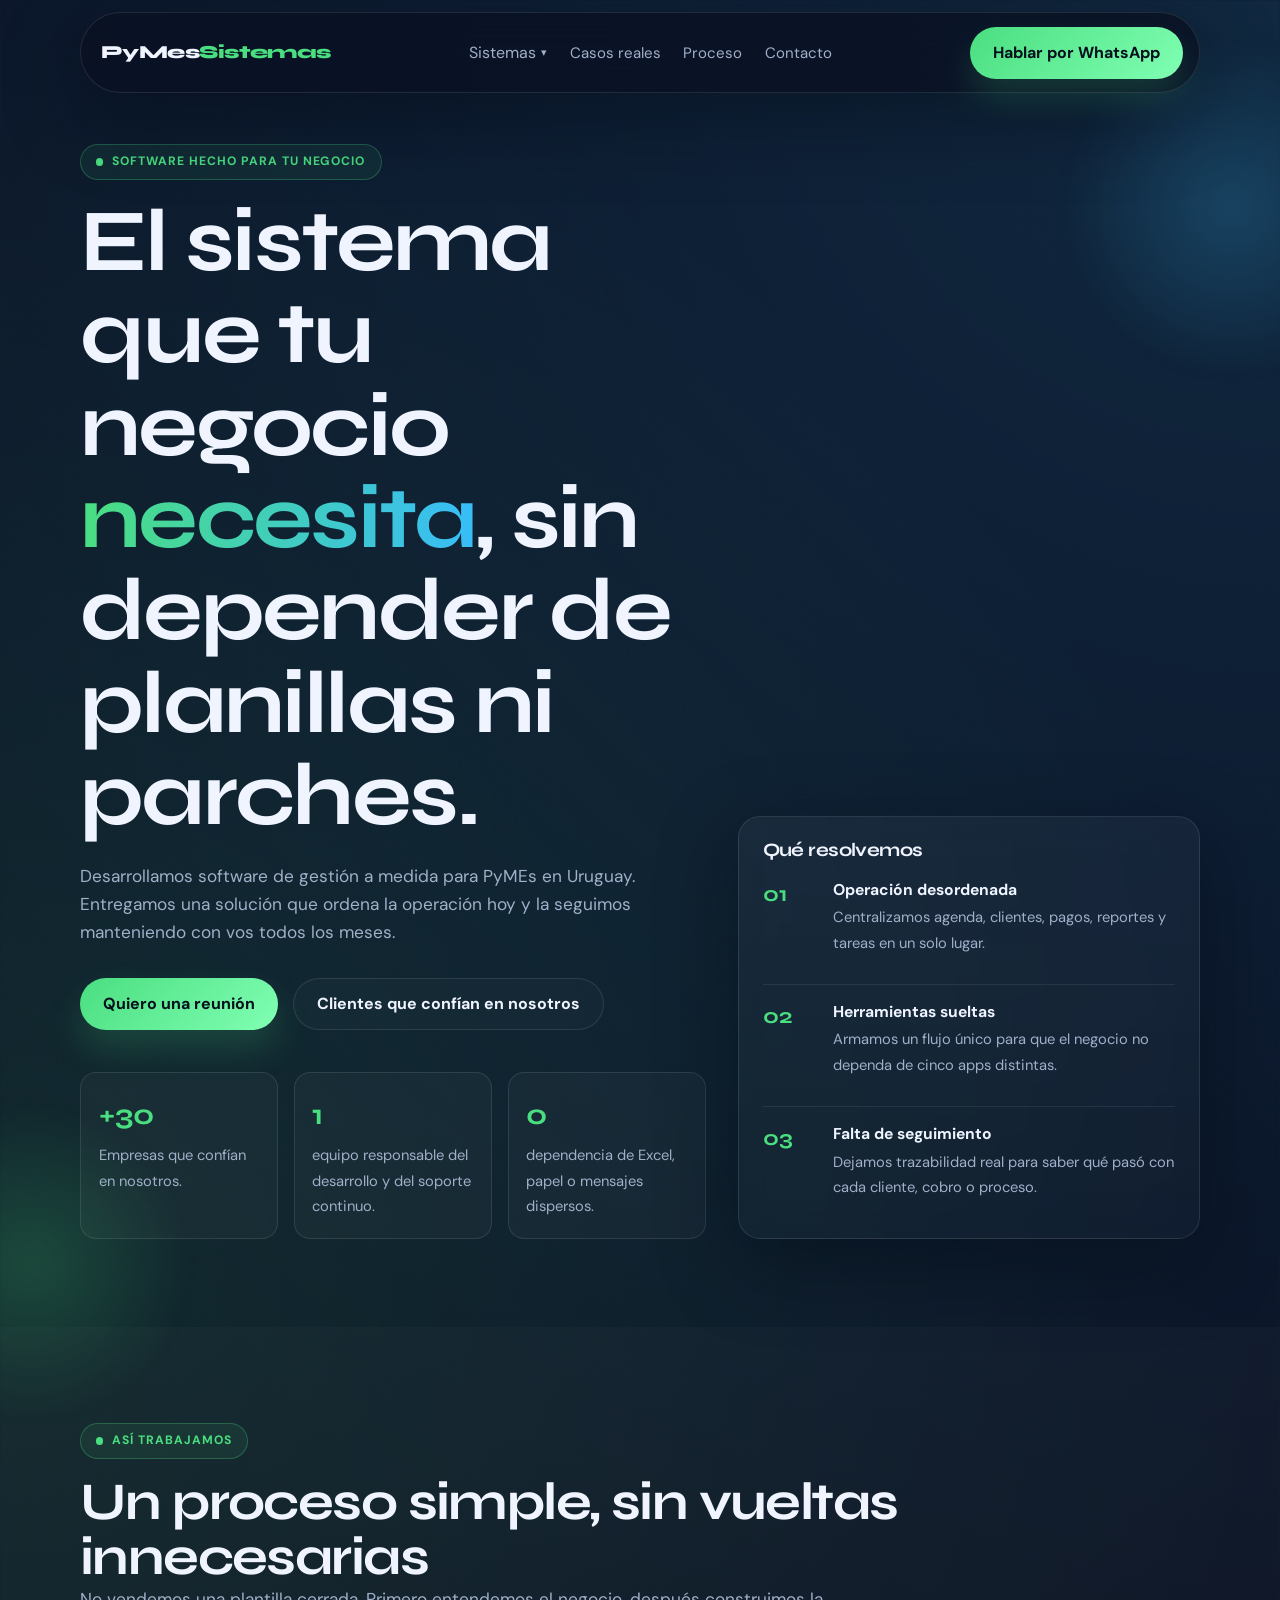
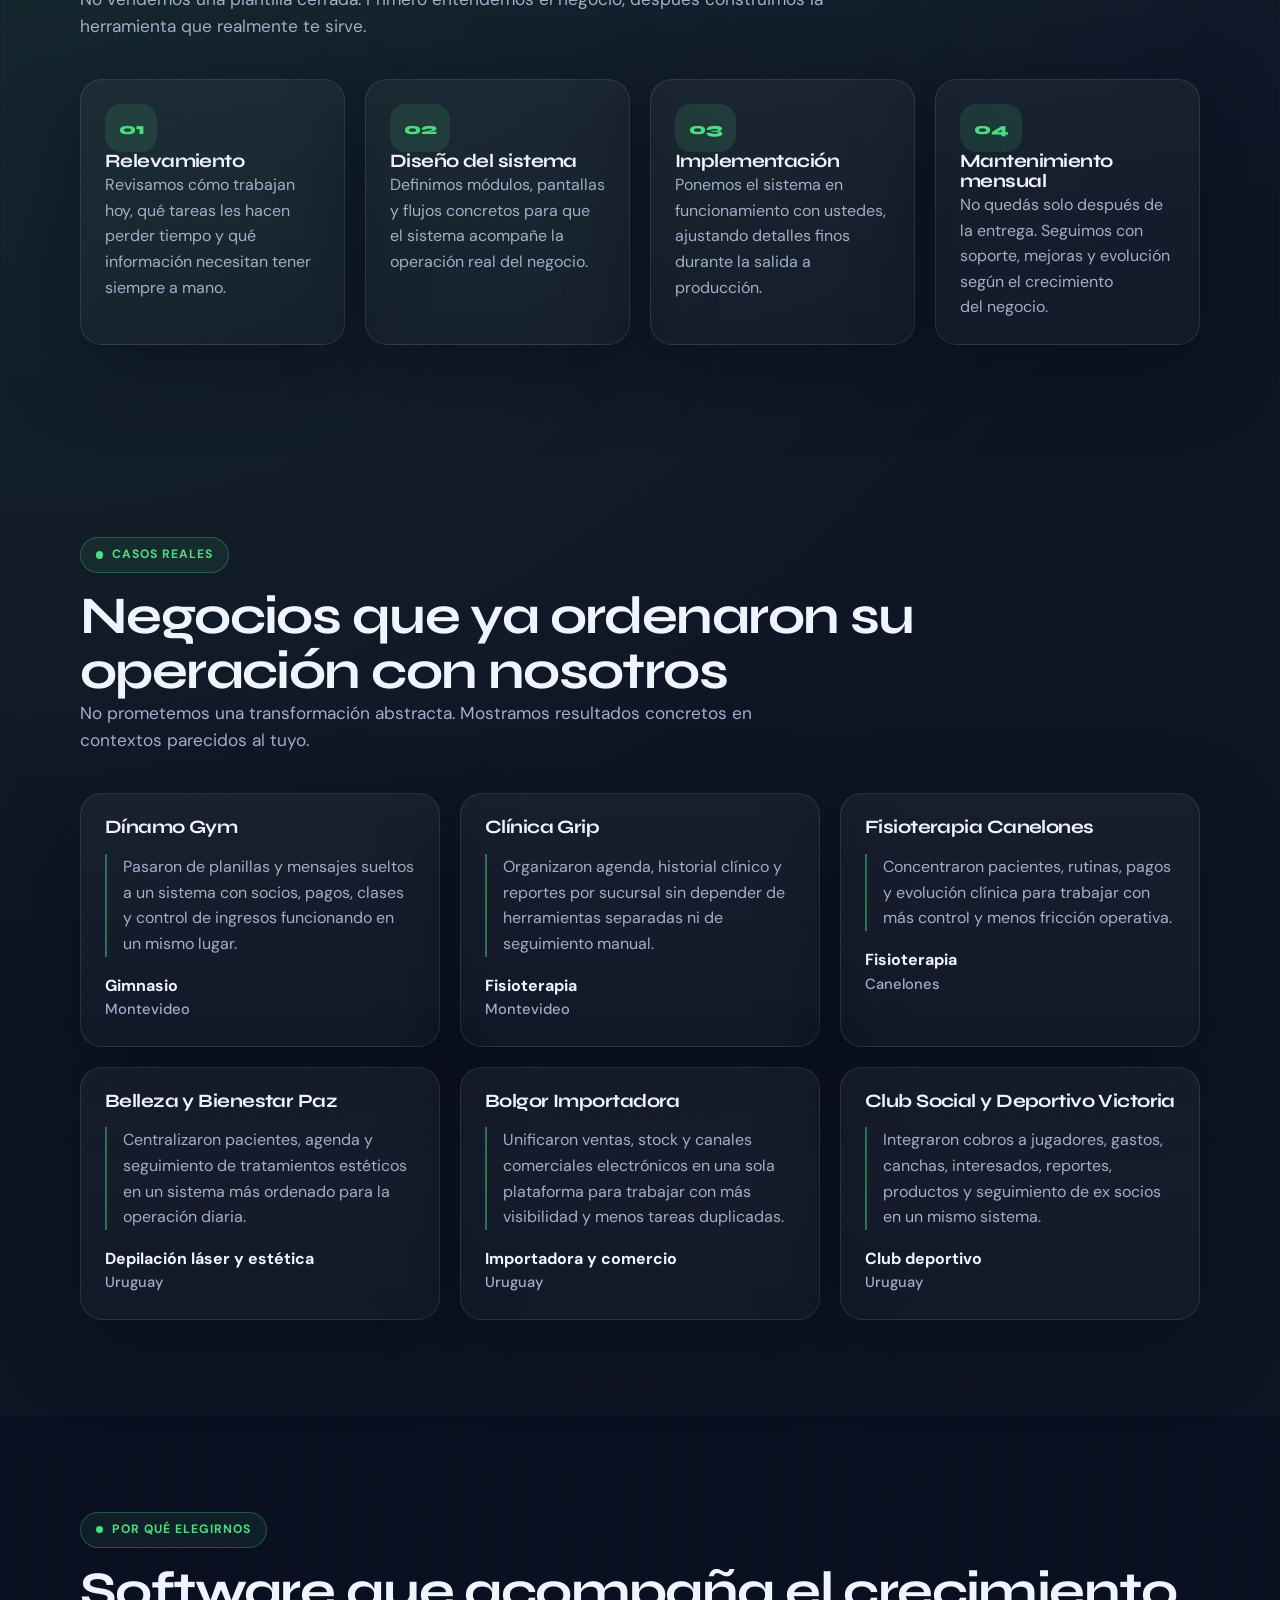
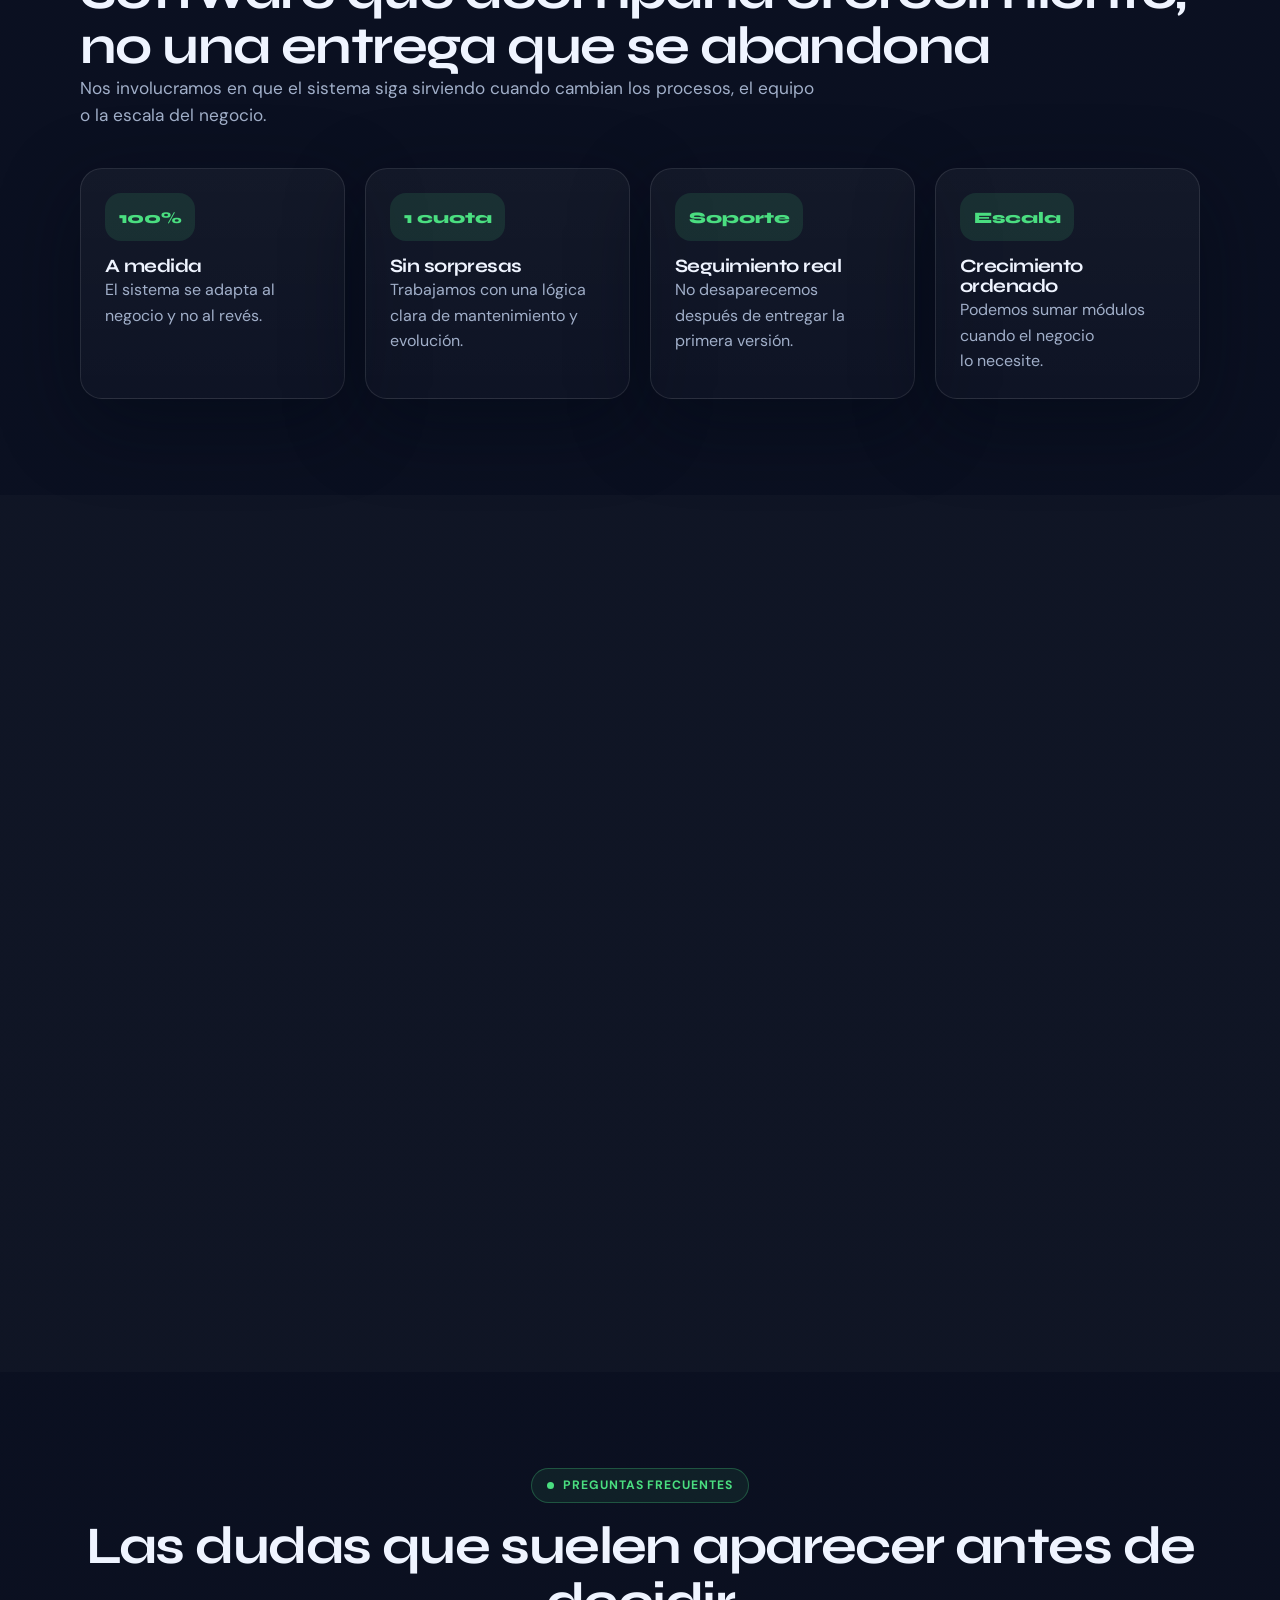
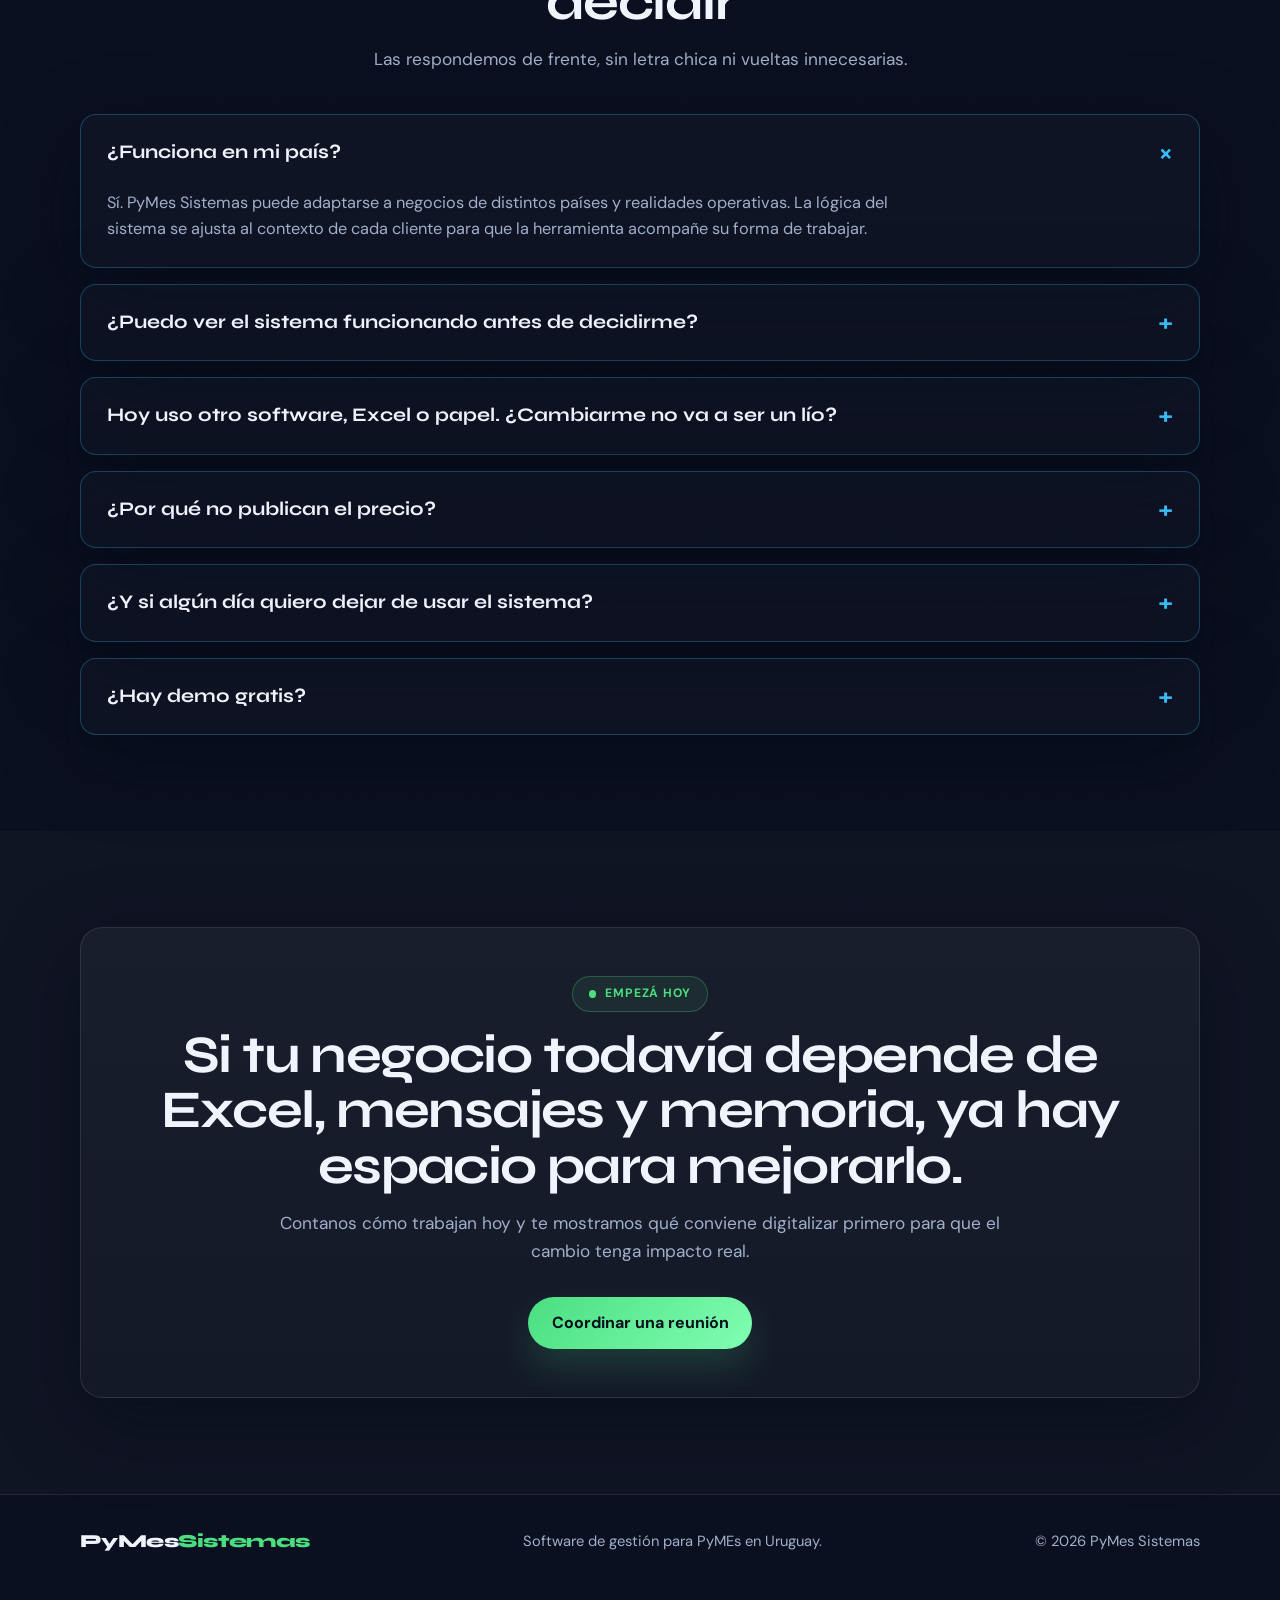
<file: index.html>
<!DOCTYPE html>
<html lang="es">
<head>
  <meta charset="UTF-8">
  <meta name="viewport" content="width=device-width, initial-scale=1.0">
  <title>PyMes Sistemas | Software a medida con mantenimiento incluido</title>
  <meta name="description" content="Desarrollamos sistemas de gestión personalizados para tu negocio. Gimnasios, clínicas, odontología, comercios y más, con mantenimiento mensual incluido.">
  <link rel="preconnect" href="https://fonts.googleapis.com">
  <link rel="preconnect" href="https://fonts.gstatic.com" crossorigin>
  <link href="https://fonts.googleapis.com/css2?family=Syne:wght@400;600;700;800&family=DM+Sans:wght@300;400;500;700&display=swap" rel="stylesheet">
  <link rel="stylesheet" href="styles.css">
</head>
<body>
  <div class="page-shell">
    <header class="site-header">
      <div class="container">
        <div class="nav-shell">
          <a class="logo" href="index.html">PyMes<span>Sistemas</span></a>
          <ul class="nav-links">
            <li class="nav-dropdown">
              <button type="button">Sistemas</button>
              <div class="dropdown-menu">
                <a href="gimnasios.html">
                  <span class="dropdown-title">Gimnasios y fitness</span>
                  <span class="dropdown-copy">Socios, pagos, clases y control de acceso.</span>
                </a>
                <a href="clinicas.html">
                  <span class="dropdown-title">Clínicas y fisioterapia</span>
                  <span class="dropdown-copy">Agenda, historia clínica y reportes por sucursal.</span>
                </a>
                <a href="odontologia.html">
                  <span class="dropdown-title">Odontología</span>
                  <span class="dropdown-copy">Odontograma, tratamientos y seguimiento de pacientes.</span>
                </a>
                <a href="restaurantes.html">
                  <span class="dropdown-title">Restaurantes</span>
                  <span class="dropdown-copy">Pedidos, stock, caja y operación diaria.</span>
                </a>
                <a href="comercios.html">
                  <span class="dropdown-title">Comercios y stock</span>
                  <span class="dropdown-copy">Ventas, inventario, clientes y movimientos.</span>
                </a>
                <a href="profesionales.html">
                  <span class="dropdown-title">Servicios profesionales</span>
                  <span class="dropdown-copy">Clientes, proyectos, tareas y facturación.</span>
                </a>
              </div>
            </li>
            <li><a href="#casos">Casos reales</a></li>
            <li><a href="#proceso">Proceso</a></li>
            <li><a href="#contacto">Contacto</a></li>
          </ul>
          <a class="button" href="https://wa.me/59897323916?text=Hola,%20quiero%20saber%20m%C3%A1s%20sobre%20sus%20sistemas" target="_blank" rel="noreferrer">Hablar por WhatsApp</a>
          <button class="nav-toggle" type="button" aria-label="Abrir menú" aria-expanded="false" data-nav-toggle>
            <span></span>
          </button>
        </div>
        <div class="nav-panel" data-nav-panel>
          <nav>
            <a href="#casos">Casos reales</a>
            <a href="#proceso">Proceso</a>
            <a href="#contacto">Contacto</a>
          </nav>
          <div class="mobile-group">
            <p class="nav-panel-label">Sistemas</p>
            <a href="gimnasios.html">Gimnasios y fitness<small>Socios, pagos, clases y acceso.</small></a>
            <a href="clinicas.html">Clínicas y fisioterapia<small>Agenda, pacientes e historial clínico.</small></a>
            <a href="odontologia.html">Odontología<small>Odontograma, turnos y tratamientos.</small></a>
            <a href="restaurantes.html">Restaurantes<small>Pedidos, stock y caja.</small></a>
            <a href="comercios.html">Comercios y stock<small>Ventas, inventario y clientes.</small></a>
            <a href="profesionales.html">Servicios profesionales<small>Proyectos, tareas y facturación.</small></a>
            <a class="button" href="https://wa.me/59897323916?text=Hola,%20quiero%20saber%20m%C3%A1s%20sobre%20sus%20sistemas" target="_blank" rel="noreferrer">Hablar por WhatsApp</a>
          </div>
        </div>
      </div>
    </header>

    <main>
      <section class="hero">
        <div class="container hero-grid">
          <div class="hero-copy" data-animate>
            <p class="section-tag">Software hecho para tu negocio</p>
            <h1>El sistema que tu negocio <strong>necesita</strong>, sin depender de planillas ni parches.</h1>
            <p class="lead">Desarrollamos software de gestión a medida para PyMEs en Uruguay. Entregamos una solución que ordena la operación hoy y la seguimos manteniendo con vos todos los meses.</p>
            <div class="hero-actions">
              <a class="button" href="https://wa.me/59897323916?text=Hola,%20quiero%20saber%20m%C3%A1s%20sobre%20sus%20sistemas" target="_blank" rel="noreferrer">Quiero una reunión</a>
              <a class="button-secondary" href="#casos">Clientes que confían en nosotros</a>
            </div>
            <div class="stats-row">
              <div class="stat-card">
                <strong>+30</strong>
                <span>Empresas que confían en nosotros.</span>
              </div>
              <div class="stat-card">
                <strong>1</strong>
                <span>equipo responsable del desarrollo y del soporte continuo.</span>
              </div>
              <div class="stat-card">
                <strong>0</strong>
                <span>dependencia de Excel, papel o mensajes dispersos.</span>
              </div>
            </div>
          </div>
          <aside class="hero-panel" data-animate>
            <h3>Qué resolvemos</h3>
            <div class="mini-metrics">
              <div class="mini-metric">
                <div class="metric-number">01</div>
                <div class="metric-text">
                  <strong>Operación desordenada</strong>
                  <span>Centralizamos agenda, clientes, pagos, reportes y tareas en un solo lugar.</span>
                </div>
              </div>
              <div class="mini-metric">
                <div class="metric-number">02</div>
                <div class="metric-text">
                  <strong>Herramientas sueltas</strong>
                  <span>Armamos un flujo único para que el negocio no dependa de cinco apps distintas.</span>
                </div>
              </div>
              <div class="mini-metric">
                <div class="metric-number">03</div>
                <div class="metric-text">
                  <strong>Falta de seguimiento</strong>
                  <span>Dejamos trazabilidad real para saber qué pasó con cada cliente, cobro o proceso.</span>
                </div>
              </div>
            </div>
          </aside>
        </div>
      </section>

      <section class="section alt" id="como-funciona">
        <div class="container">
          <p class="section-tag">Así trabajamos</p>
          <h2>Un proceso simple, sin vueltas innecesarias</h2>
          <p class="section-sub">No vendemos una plantilla cerrada. Primero entendemos el negocio, después construimos la herramienta que realmente te sirve.</p>
          <div class="grid-steps">
            <article class="card" data-animate>
              <div class="eyebrow">01</div>
              <h3>Relevamiento</h3>
              <p>Revisamos cómo trabajan hoy, qué tareas les hacen perder tiempo y qué información necesitan tener siempre a mano.</p>
            </article>
            <article class="card" data-animate>
              <div class="eyebrow">02</div>
              <h3>Diseño del sistema</h3>
              <p>Definimos módulos, pantallas y flujos concretos para que el sistema acompañe la operación real del negocio.</p>
            </article>
            <article class="card" data-animate>
              <div class="eyebrow">03</div>
              <h3>Implementación</h3>
              <p>Ponemos el sistema en funcionamiento con ustedes, ajustando detalles finos durante la salida a producción.</p>
            </article>
            <article class="card" data-animate>
              <div class="eyebrow">04</div>
              <h3>Mantenimiento mensual</h3>
              <p>No quedás solo después de la entrega. Seguimos con soporte, mejoras y evolución según el crecimiento del negocio.</p>
            </article>
          </div>
        </div>
      </section>

      <section class="section" id="sistemas" hidden aria-hidden="true">
        <div class="container">
          <p class="section-tag">Sistemas</p>
          <h2>Soluciones que ya funcionan en negocios reales</h2>
          <p class="section-sub">Partimos de experiencia concreta en distintos rubros, pero cada implementación se adapta a tu forma de trabajar.</p>
          <div class="grid-cards">
            <article class="card" data-animate>
              <div class="card-top">
                <div>
                  <h3>Gimnasios y fitness</h3>
                  <p>Socios, pagos, clases, eventos y control de acceso.</p>
                </div>
                <div class="eyebrow">GY</div>
              </div>
              <ul class="list-clean">
                <li>Gestión de socios, planes, renovaciones y morosidad.</li>
                <li>Clases con inscripción, eventos y campañas para inactivos.</li>
                <li>Rutinas descargables y control de ingresos al local.</li>
              </ul>
              <a class="card-link" href="gimnasios.html">Ver detalle del sistema</a>
            </article>

            <article class="card" data-animate>
              <div class="card-top">
                <div>
                  <h3>Clínicas y fisioterapia</h3>
                  <p>Agenda, pacientes, historial clínico y reportes.</p>
                </div>
                <div class="eyebrow">CL</div>
              </div>
              <ul class="list-clean">
                <li>Pacientes, sesiones, tratamientos y evolución clínica.</li>
                <li>Agenda integrada y seguimiento por profesional o sucursal.</li>
                <li>Control administrativo con pagos, gastos y reportes.</li>
              </ul>
              <a class="card-link" href="clinicas.html">Ver detalle del sistema</a>
            </article>

            <article class="card" data-animate>
              <div class="card-top">
                <div>
                  <h3>Odontología</h3>
                  <p>Historia clínica dental, odontograma y presupuestos.</p>
                </div>
                <div class="eyebrow">OD</div>
              </div>
              <ul class="list-clean">
                <li>Odontograma digital y seguimiento por tratamiento.</li>
                <li>Turnos, pacientes, pagos y evolución clínica.</li>
                <li>Reportes operativos y administración ordenada.</li>
              </ul>
              <a class="card-link" href="odontologia.html">Ver detalle del sistema</a>
            </article>

            <article class="card" data-animate>
              <div class="card-top">
                <div>
                  <h3>Restaurantes, comercios y servicios</h3>
                  <p>Operación diaria, stock, caja y seguimiento comercial.</p>
                </div>
                <div class="eyebrow">PM</div>
              </div>
              <ul class="list-clean">
                <li>Módulos adaptados para gastronomía, retail y estudios.</li>
                <li>Integración con los procesos que ya usa tu equipo.</li>
                <li>Escalabilidad para sumar funciones sin rehacer todo.</li>
              </ul>
              <a class="card-link" href="restaurantes.html">Ver otras verticales</a>
            </article>
          </div>
        </div>
      </section>

      <section class="section alt" id="casos">
        <div class="container">
          <p class="section-tag">Casos reales</p>
          <h2>Negocios que ya ordenaron su operación con nosotros</h2>
          <p class="section-sub">No prometemos una transformación abstracta. Mostramos resultados concretos en contextos parecidos al tuyo.</p>
          <div class="grid-cases">
            <article class="quote-card" data-animate>
              <h3>Dínamo Gym</h3>
              <blockquote>Pasaron de planillas y mensajes sueltos a un sistema con socios, pagos, clases y control de ingresos funcionando en un mismo lugar.</blockquote>
              <footer>Gimnasio<span>Montevideo</span></footer>
            </article>
            <article class="quote-card" data-animate>
              <h3>Clínica Grip</h3>
              <blockquote>Organizaron agenda, historial clínico y reportes por sucursal sin depender de herramientas separadas ni de seguimiento manual.</blockquote>
              <footer>Fisioterapia<span>Montevideo</span></footer>
            </article>
            <article class="quote-card" data-animate>
              <h3>Fisioterapia Canelones</h3>
              <blockquote>Concentraron pacientes, rutinas, pagos y evolución clínica para trabajar con más control y menos fricción operativa.</blockquote>
              <footer>Fisioterapia<span>Canelones</span></footer>
            </article>
            <article class="quote-card" data-animate>
              <h3>Belleza y Bienestar Paz</h3>
              <blockquote>Centralizaron pacientes, agenda y seguimiento de tratamientos estéticos en un sistema más ordenado para la operación diaria.</blockquote>
              <footer>Depilación láser y estética<span>Uruguay</span></footer>
            </article>
            <article class="quote-card" data-animate>
              <h3>Bolgor Importadora</h3>
              <blockquote>Unificaron ventas, stock y canales comerciales electrónicos en una sola plataforma para trabajar con más visibilidad y menos tareas duplicadas.</blockquote>
              <footer>Importadora y comercio<span>Uruguay</span></footer>
            </article>
            <article class="quote-card" data-animate>
              <h3>Club Social y Deportivo Victoria</h3>
              <blockquote>Integraron cobros a jugadores, gastos, canchas, interesados, reportes, productos y seguimiento de ex socios en un mismo sistema.</blockquote>
              <footer>Club deportivo<span>Uruguay</span></footer>
            </article>
          </div>
        </div>
      </section>

      <section class="section" id="proceso">
        <div class="container">
          <p class="section-tag">Por qué elegirnos</p>
          <h2>Software que acompaña el crecimiento, no una entrega que se abandona</h2>
          <p class="section-sub">Nos involucramos en que el sistema siga sirviendo cuando cambian los procesos, el equipo o la escala del negocio.</p>
          <div class="grid-process">
            <article class="process-card" data-animate>
              <div class="eyebrow">100%</div>
              <h3>A medida</h3>
              <p>El sistema se adapta al negocio y no al revés.</p>
            </article>
            <article class="process-card" data-animate>
              <div class="eyebrow">1 cuota</div>
              <h3>Sin sorpresas</h3>
              <p>Trabajamos con una lógica clara de mantenimiento y evolución.</p>
            </article>
            <article class="process-card" data-animate>
              <div class="eyebrow">Soporte</div>
              <h3>Seguimiento real</h3>
              <p>No desaparecemos después de entregar la primera versión.</p>
            </article>
            <article class="process-card" data-animate>
              <div class="eyebrow">Escala</div>
              <h3>Crecimiento ordenado</h3>
              <p>Podemos sumar módulos cuando el negocio lo necesite.</p>
            </article>
          </div>
        </div>
      </section>

      <section class="section alt" id="nosotros">
        <div class="container story-grid">
          <div class="story-copy" data-animate>
            <p class="section-tag">Quiénes somos</p>
            <h2>Una empresa joven que nació para resolver problemas reales de gestión</h2>
            <p class="story-text">PyMes Sistemas nació en 2024, cuando empezamos a ver el mismo problema repetido en empresas y trabajos de personas cercanas: procesos desordenados, sistemas que no acompañaban la operativa y demasiadas tareas resueltas a fuerza de planillas, mensajes y memoria.</p>
            <p class="story-text">A partir de eso decidimos enfocarnos en construir soluciones simples y útiles. Detrás del proyecto hay una empresa pequeña, cercana, con base técnica real: yo soy desarrollador de sistemas y trabajo con una idea muy concreta, conocer a cada cliente, entender cómo funciona su negocio y ayudarlo con herramientas hechas para su caso.</p>
            <p class="story-text">No buscamos vender algo genérico. Buscamos involucrarnos, escuchar, ajustar y dejar un sistema que de verdad le saque peso al día a día.</p>
          </div>
          <aside class="story-panel" data-animate>
            <h3>Lo que guía nuestro trabajo</h3>
            <ol class="story-points">
              <li>Resolver problemas concretos, no sumar complejidad innecesaria.</li>
              <li>Entender la operativa del cliente antes de proponer una solución.</li>
              <li>Construir sistemas claros, rápidos de usar y fáciles de mantener.</li>
              <li>Dar seguimiento cercano, con soporte y mejoras según cada negocio.</li>
              <li>Trabajar de forma personalizada, porque no todos los clientes necesitan lo mismo.</li>
            </ol>
          </aside>
        </div>
      </section>

      <section class="section" id="faq">
        <div class="container faq-intro">
          <p class="section-tag">Preguntas frecuentes</p>
          <h2>Las dudas que suelen aparecer antes de decidir</h2>
          <p class="section-sub">Las respondemos de frente, sin letra chica ni vueltas innecesarias.</p>
        </div>
        <div class="container faq-list">
          <details class="faq-item" data-animate open>
            <summary>¿Funciona en mi país?</summary>
            <div class="faq-answer">
              <p>Sí. PyMes Sistemas puede adaptarse a negocios de distintos países y realidades operativas. La lógica del sistema se ajusta al contexto de cada cliente para que la herramienta acompañe su forma de trabajar.</p>
            </div>
          </details>

          <details class="faq-item" data-animate>
            <summary>¿Puedo ver el sistema funcionando antes de decidirme?</summary>
            <div class="faq-answer">
              <p>Sí. Coordinamos una demostración en vivo y personalizada para mostrarte cómo resolvemos los problemas que hoy te hacen perder tiempo. La idea es que salgas de esa reunión con claridad real sobre si te sirve o no.</p>
            </div>
          </details>

          <details class="faq-item" data-animate>
            <summary>Hoy uso otro software, Excel o papel. ¿Cambiarme no va a ser un lío?</summary>
            <div class="faq-answer">
              <p>Es una preocupación normal. Cuando el sistema actual permite exportar datos, trabajamos para importar la información y que el cambio no implique arrancar de cero. Buscamos que la transición sea ordenada y con la menor fricción posible.</p>
            </div>
          </details>

          <details class="faq-item" data-animate>
            <summary>¿Por qué no publican el precio?</summary>
            <div class="faq-answer">
              <p>Porque el costo depende del alcance real del sistema, de los módulos que necesita tu negocio y de cómo se va a implementar. Preferimos darte un número claro y final según tu caso, sin cargos sorpresa al momento de ponerlo en marcha.</p>
            </div>
          </details>

          <details class="faq-item" data-animate>
            <summary>¿Y si algún día quiero dejar de usar el sistema?</summary>
            <div class="faq-answer">
              <p>Los datos del negocio son tuyos. La idea es trabajar con una relación sana y transparente, sin ataduras raras. Preferimos que te quedes porque el sistema te sirve, no porque te obligue.</p>
            </div>
          </details>

          <details class="faq-item" data-animate>
            <summary>¿Hay demo gratis?</summary>
            <div class="faq-answer">
              <p>No damos acceso libre para que pruebes el sistema solo. Lo que hacemos es mostrarlo con una reunión guiada, explicar cómo funciona y responder dudas concretas. Después de eso decidís con toda la información si querés avanzar o no.</p>
            </div>
          </details>
        </div>
      </section>

      <section class="section alt" id="contacto">
        <div class="container">
          <div class="cta-box" data-animate>
            <p class="section-tag">Empezá hoy</p>
            <h2>Si tu negocio todavía depende de Excel, mensajes y memoria, ya hay espacio para mejorarlo.</h2>
            <p class="section-sub">Contanos cómo trabajan hoy y te mostramos qué conviene digitalizar primero para que el cambio tenga impacto real.</p>
            <div class="cta-actions">
              <a class="button" href="https://wa.me/59897323916?text=Hola,%20quiero%20coordinar%20una%20reuni%C3%B3n%20para%20ver%20mi%20negocio" target="_blank" rel="noreferrer">Coordinar una reunión</a>
            </div>
          </div>
        </div>
      </section>
    </main>

    <footer class="site-footer">
      <div class="container">
        <a class="logo" href="index.html">PyMes<span>Sistemas</span></a>
        <p>Software de gestión para PyMEs en Uruguay.</p>
        <p>© 2026 PyMes Sistemas</p>
      </div>
    </footer>
  </div>

  <script src="site.js"></script>
</body>
</html>
</file>
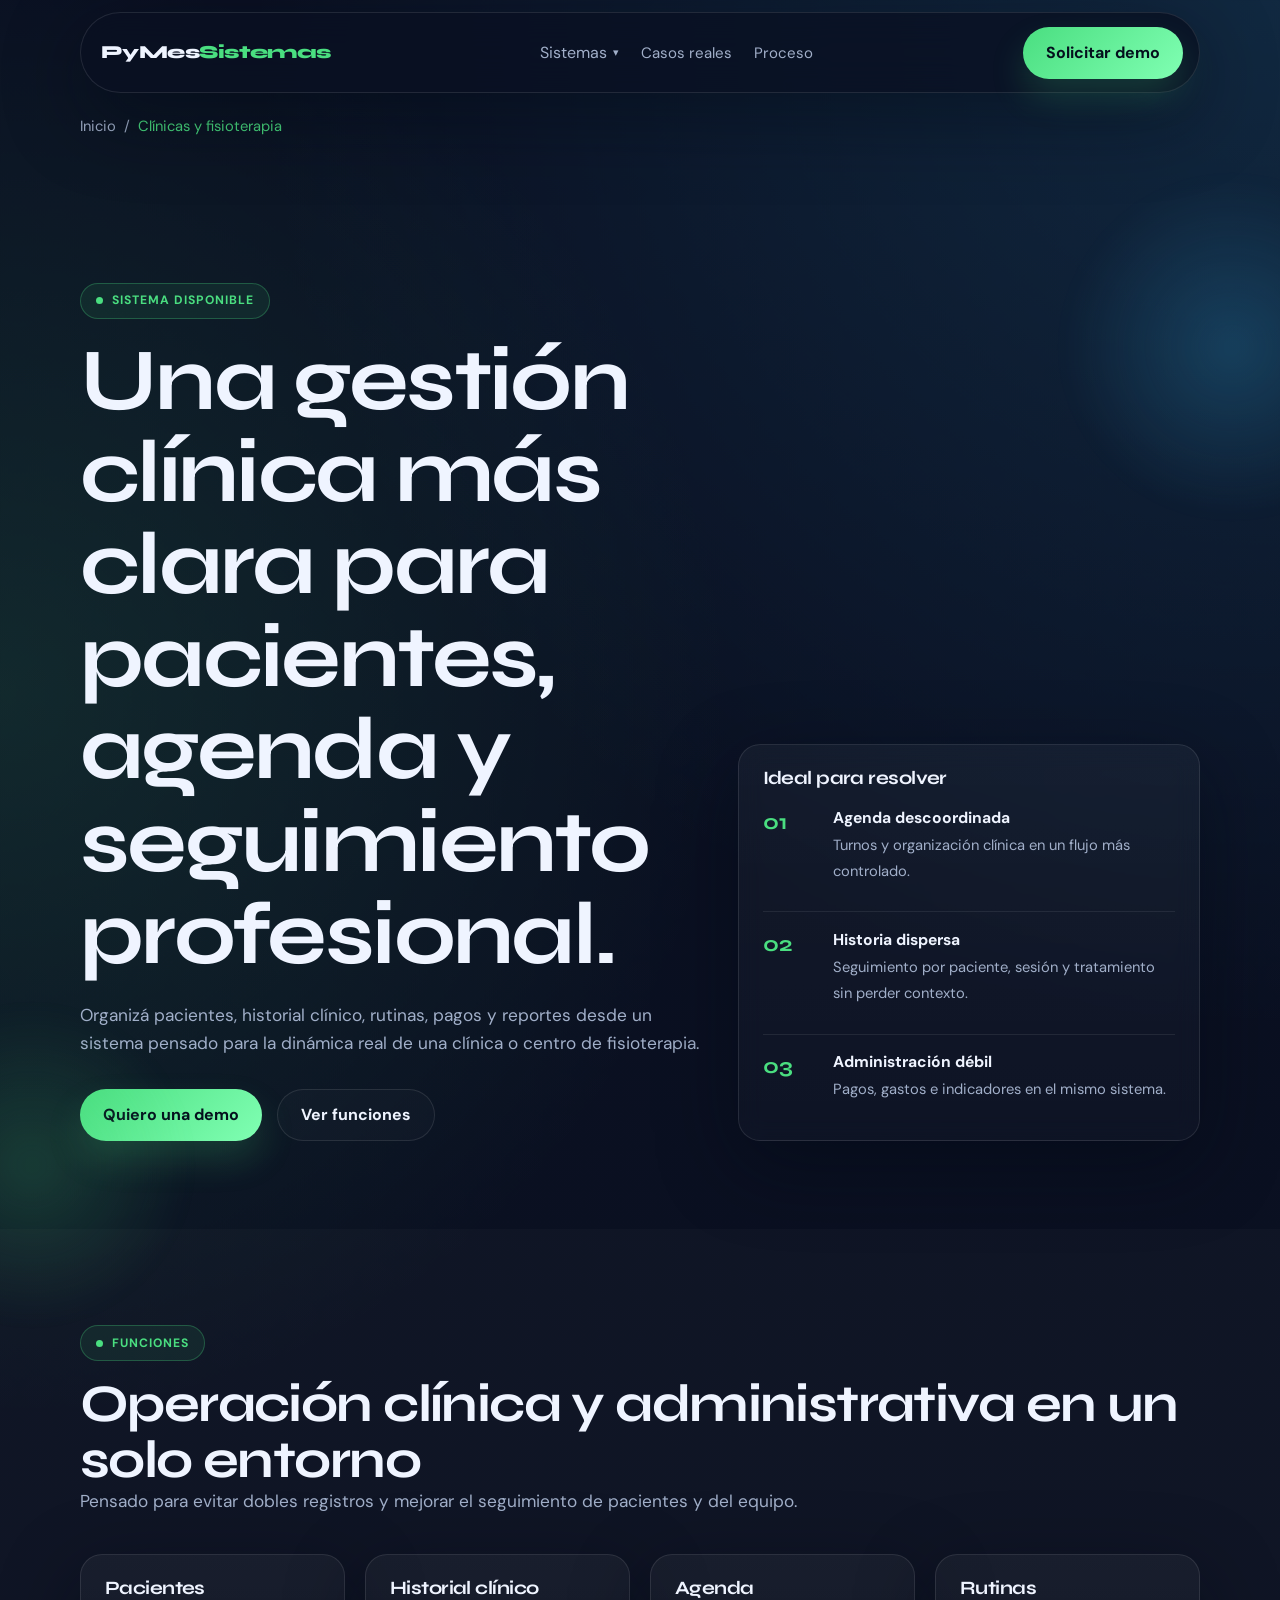
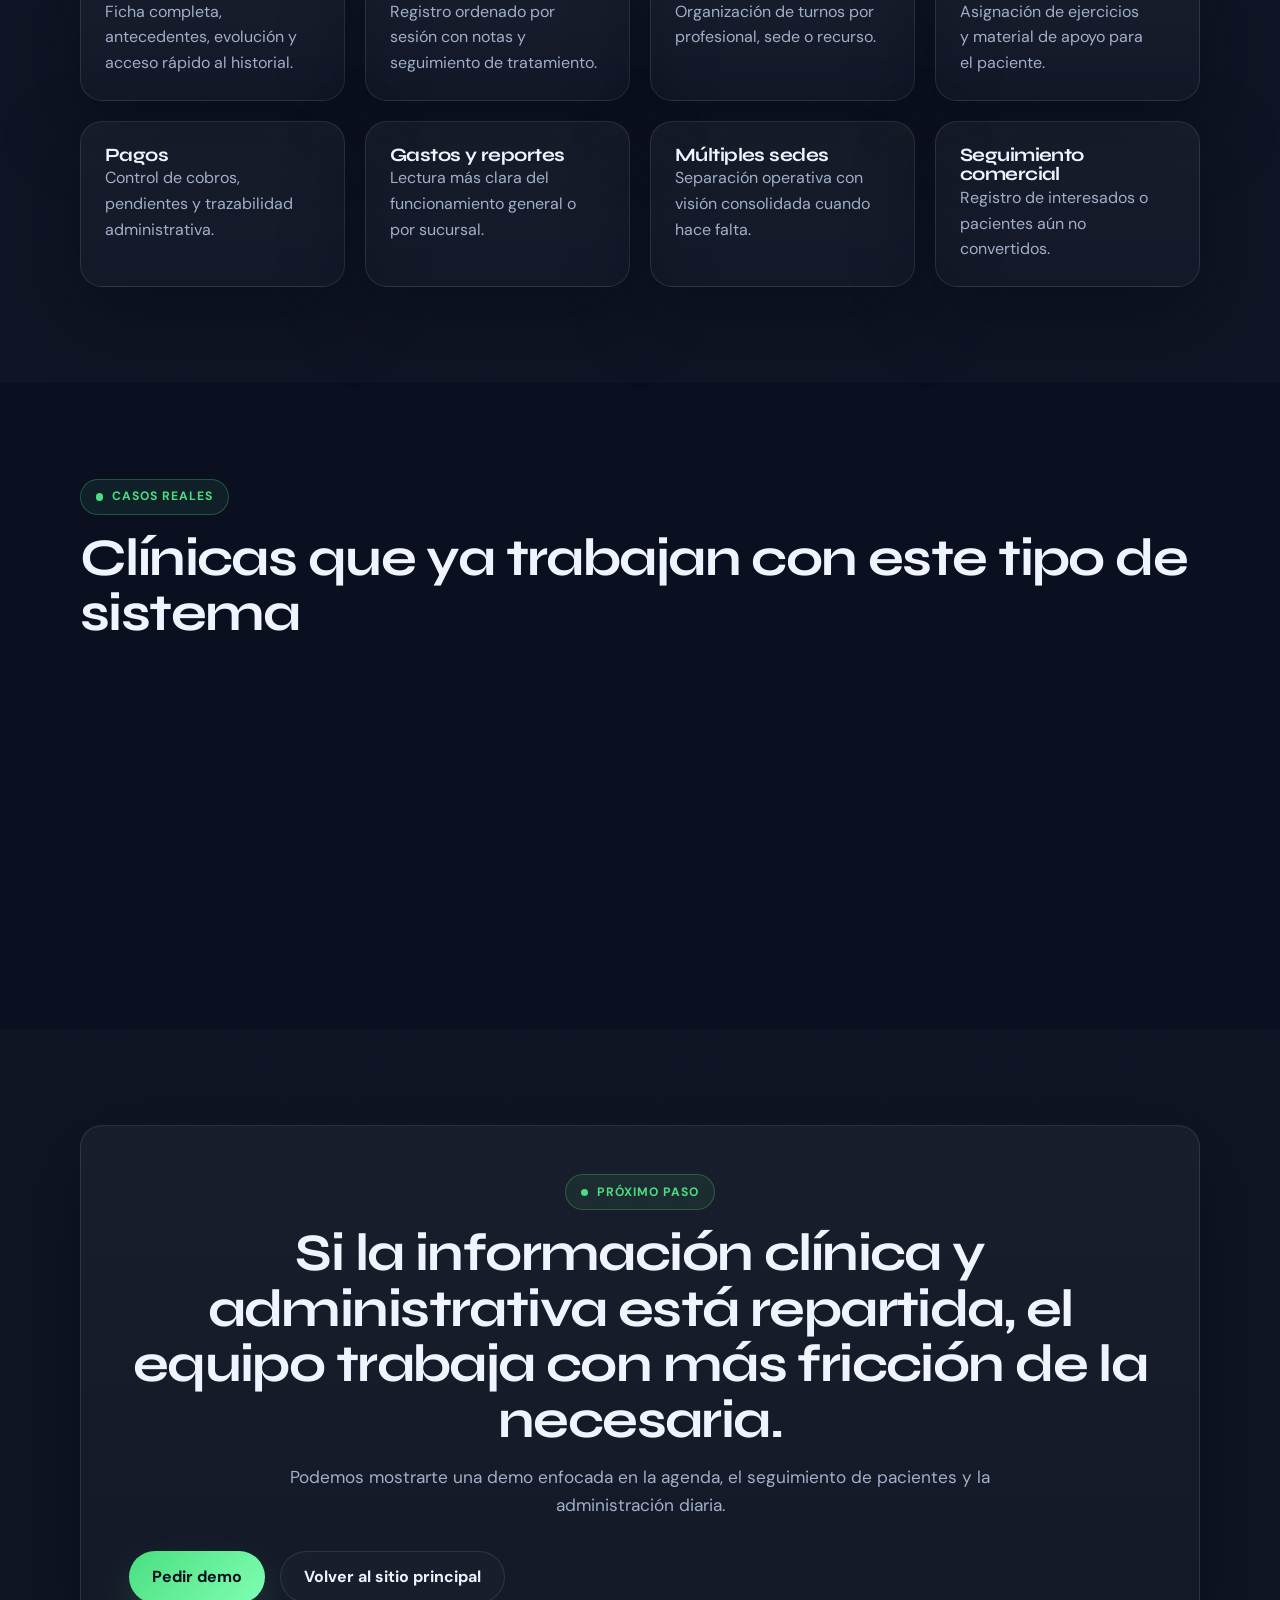
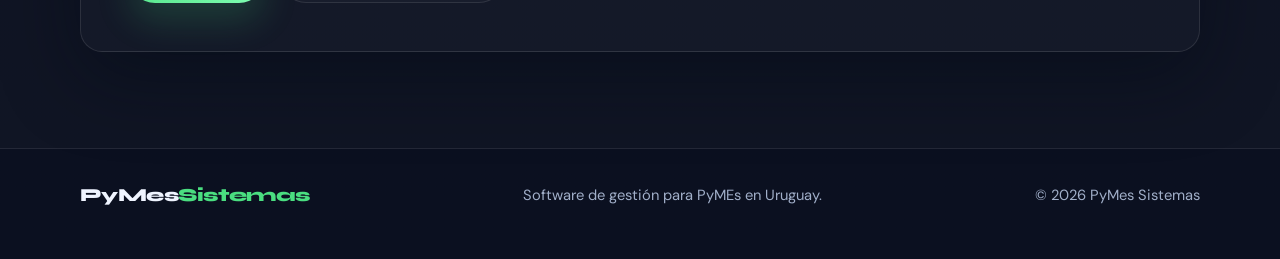
<file: clinicas.html>
<!DOCTYPE html>
<html lang="es">
<head>
  <meta charset="UTF-8">
  <meta name="viewport" content="width=device-width, initial-scale=1.0">
  <title>Software para Clínicas y Fisioterapia en Uruguay | PyMes Sistemas</title>
  <meta name="description" content="Sistema de gestión para clínicas y centros de fisioterapia en Uruguay. Pacientes, agenda, historial clínico, pagos y reportes.">
  <link rel="preconnect" href="https://fonts.googleapis.com">
  <link rel="preconnect" href="https://fonts.gstatic.com" crossorigin>
  <link href="https://fonts.googleapis.com/css2?family=Syne:wght@400;600;700;800&family=DM+Sans:wght@300;400;500;700&display=swap" rel="stylesheet">
  <link rel="stylesheet" href="styles.css">
</head>
<body>
  <header class="site-header">
    <div class="container">
      <div class="nav-shell">
        <a class="logo" href="index.html">PyMes<span>Sistemas</span></a>
        <ul class="nav-links">
          <li class="nav-dropdown">
            <button type="button">Sistemas</button>
            <div class="dropdown-menu">
              <a href="gimnasios.html"><span class="dropdown-title">Gimnasios y fitness</span><span class="dropdown-copy">Socios, pagos, clases y acceso.</span></a>
              <a href="clinicas.html"><span class="dropdown-title">Clínicas y fisioterapia</span><span class="dropdown-copy">Agenda y seguimiento clínico.</span></a>
              <a href="odontologia.html"><span class="dropdown-title">Odontología</span><span class="dropdown-copy">Odontograma y tratamientos.</span></a>
              <a href="restaurantes.html"><span class="dropdown-title">Restaurantes</span><span class="dropdown-copy">Pedidos, stock y caja.</span></a>
              <a href="comercios.html"><span class="dropdown-title">Comercios y stock</span><span class="dropdown-copy">Ventas e inventario.</span></a>
              <a href="profesionales.html"><span class="dropdown-title">Servicios profesionales</span><span class="dropdown-copy">Clientes, tareas y facturación.</span></a>
            </div>
          </li>
          <li><a href="index.html#casos">Casos reales</a></li>
          <li><a href="index.html#proceso">Proceso</a></li>
        </ul>
        <a class="button" href="https://wa.me/59897323916?text=Hola,%20quiero%20ver%20el%20sistema%20para%20cl%C3%ADnicas%20y%20fisioterapia" target="_blank" rel="noreferrer">Solicitar demo</a>
        <button class="nav-toggle" type="button" aria-label="Abrir menú" aria-expanded="false" data-nav-toggle><span></span></button>
      </div>
      <div class="nav-panel" data-nav-panel>
        <nav>
          <a href="index.html">Inicio</a>
          <a href="index.html#casos">Casos reales</a>
          <a href="index.html#contacto">Contacto</a>
        </nav>
        <div class="mobile-group">
          <p class="nav-panel-label">Otros sistemas</p>
          <a href="gimnasios.html">Gimnasios y fitness</a>
          <a href="odontologia.html">Odontología</a>
          <a href="restaurantes.html">Restaurantes</a>
          <a href="comercios.html">Comercios y stock</a>
          <a href="profesionales.html">Servicios profesionales</a>
        </div>
      </div>
    </div>
  </header>

  <main>
    <div class="breadcrumb">
      <div class="container">
        <a href="index.html">Inicio</a>
        <span>/</span>
        <span class="current">Clínicas y fisioterapia</span>
      </div>
    </div>

    <section class="hero">
      <div class="container hero-grid">
        <div class="hero-copy" data-animate>
          <p class="section-tag">Sistema disponible</p>
          <h1>Una gestión clínica más clara para pacientes, agenda y seguimiento profesional.</h1>
          <p class="lead">Organizá pacientes, historial clínico, rutinas, pagos y reportes desde un sistema pensado para la dinámica real de una clínica o centro de fisioterapia.</p>
          <div class="hero-actions">
            <a class="button" href="https://wa.me/59897323916?text=Hola,%20quiero%20una%20demo%20del%20sistema%20para%20cl%C3%ADnicas%20y%20fisioterapia" target="_blank" rel="noreferrer">Quiero una demo</a>
            <a class="button-secondary" href="#funciones">Ver funciones</a>
          </div>
        </div>
        <aside class="hero-panel" data-animate>
          <h3>Ideal para resolver</h3>
          <div class="mini-metrics">
            <div class="mini-metric">
              <div class="metric-number">01</div>
              <div class="metric-text"><strong>Agenda descoordinada</strong><span>Turnos y organización clínica en un flujo más controlado.</span></div>
            </div>
            <div class="mini-metric">
              <div class="metric-number">02</div>
              <div class="metric-text"><strong>Historia dispersa</strong><span>Seguimiento por paciente, sesión y tratamiento sin perder contexto.</span></div>
            </div>
            <div class="mini-metric">
              <div class="metric-number">03</div>
              <div class="metric-text"><strong>Administración débil</strong><span>Pagos, gastos e indicadores en el mismo sistema.</span></div>
            </div>
          </div>
        </aside>
      </div>
    </section>

    <section class="section alt" id="funciones">
      <div class="container">
        <p class="section-tag">Funciones</p>
        <h2>Operación clínica y administrativa en un solo entorno</h2>
        <p class="section-sub">Pensado para evitar dobles registros y mejorar el seguimiento de pacientes y del equipo.</p>
        <div class="grid-features">
          <article class="card" data-animate><h3>Pacientes</h3><p>Ficha completa, antecedentes, evolución y acceso rápido al historial.</p></article>
          <article class="card" data-animate><h3>Historial clínico</h3><p>Registro ordenado por sesión con notas y seguimiento de tratamiento.</p></article>
          <article class="card" data-animate><h3>Agenda</h3><p>Organización de turnos por profesional, sede o recurso.</p></article>
          <article class="card" data-animate><h3>Rutinas</h3><p>Asignación de ejercicios y material de apoyo para el paciente.</p></article>
          <article class="card" data-animate><h3>Pagos</h3><p>Control de cobros, pendientes y trazabilidad administrativa.</p></article>
          <article class="card" data-animate><h3>Gastos y reportes</h3><p>Lectura más clara del funcionamiento general o por sucursal.</p></article>
          <article class="card" data-animate><h3>Múltiples sedes</h3><p>Separación operativa con visión consolidada cuando hace falta.</p></article>
          <article class="card" data-animate><h3>Seguimiento comercial</h3><p>Registro de interesados o pacientes aún no convertidos.</p></article>
        </div>
      </div>
    </section>

    <section class="section">
      <div class="container">
        <p class="section-tag">Casos reales</p>
        <h2>Clínicas que ya trabajan con este tipo de sistema</h2>
        <div class="grid-cases">
          <article class="quote-card" data-animate>
            <h3>Clínica Grip</h3>
            <blockquote>Ordenó agenda, historial clínico y reportes por sucursal, reduciendo la dependencia de herramientas separadas.</blockquote>
            <footer>Fisioterapia<span>Montevideo</span></footer>
          </article>
          <article class="quote-card" data-animate>
            <h3>Fisioterapia Canelones</h3>
            <blockquote>Concentró seguimiento de pacientes, rutinas y pagos en una única base de trabajo.</blockquote>
            <footer>Fisioterapia<span>Canelones</span></footer>
          </article>
        </div>
      </div>
    </section>

    <section class="section alt">
      <div class="container">
        <div class="cta-box" data-animate>
          <p class="section-tag">Próximo paso</p>
          <h2>Si la información clínica y administrativa está repartida, el equipo trabaja con más fricción de la necesaria.</h2>
          <p class="section-sub">Podemos mostrarte una demo enfocada en la agenda, el seguimiento de pacientes y la administración diaria.</p>
          <div class="cta-actions">
            <a class="button" href="https://wa.me/59897323916?text=Hola,%20quiero%20una%20demo%20del%20sistema%20para%20cl%C3%ADnicas%20y%20fisioterapia" target="_blank" rel="noreferrer">Pedir demo</a>
            <a class="button-secondary" href="index.html#contacto">Volver al sitio principal</a>
          </div>
        </div>
      </div>
    </section>
  </main>

  <footer class="site-footer">
    <div class="container">
      <a class="logo" href="index.html">PyMes<span>Sistemas</span></a>
      <p>Software de gestión para PyMEs en Uruguay.</p>
      <p>© 2026 PyMes Sistemas</p>
    </div>
  </footer>

  <script src="site.js"></script>
</body>
</html>
</file>
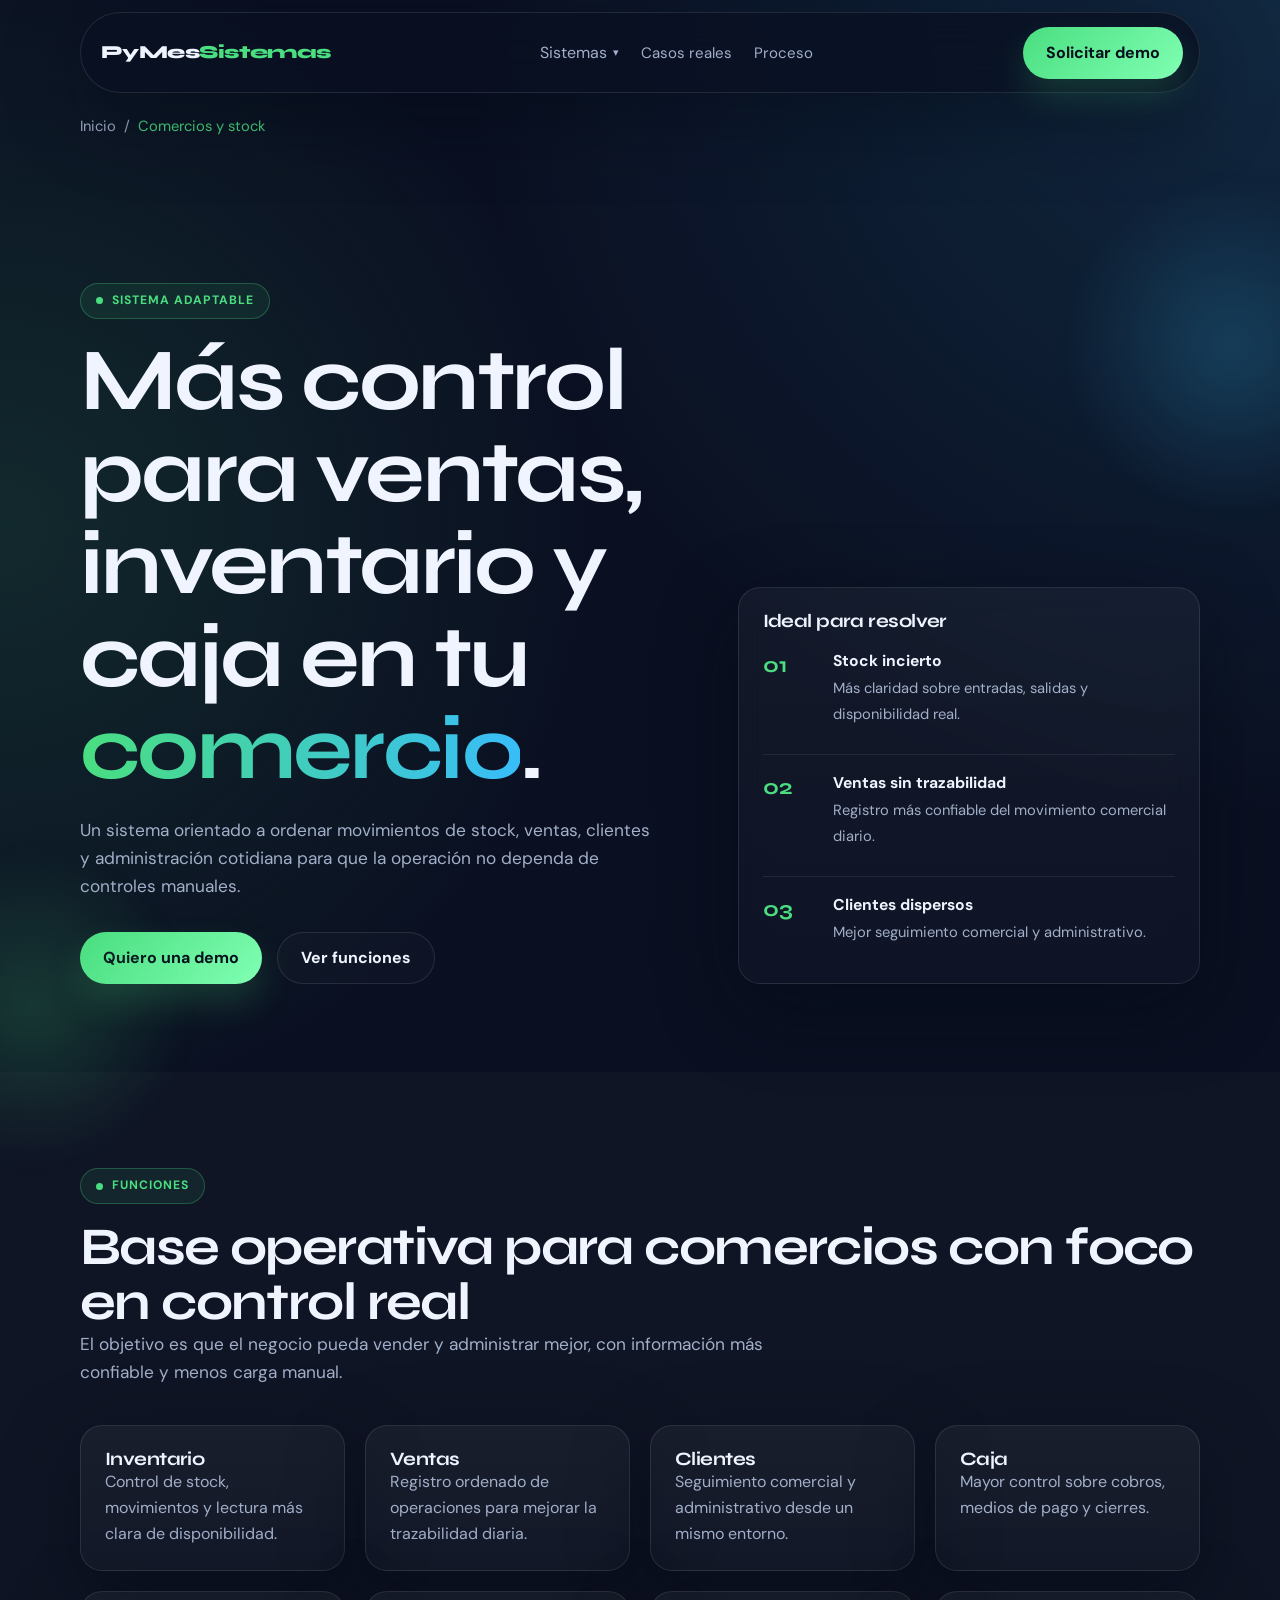
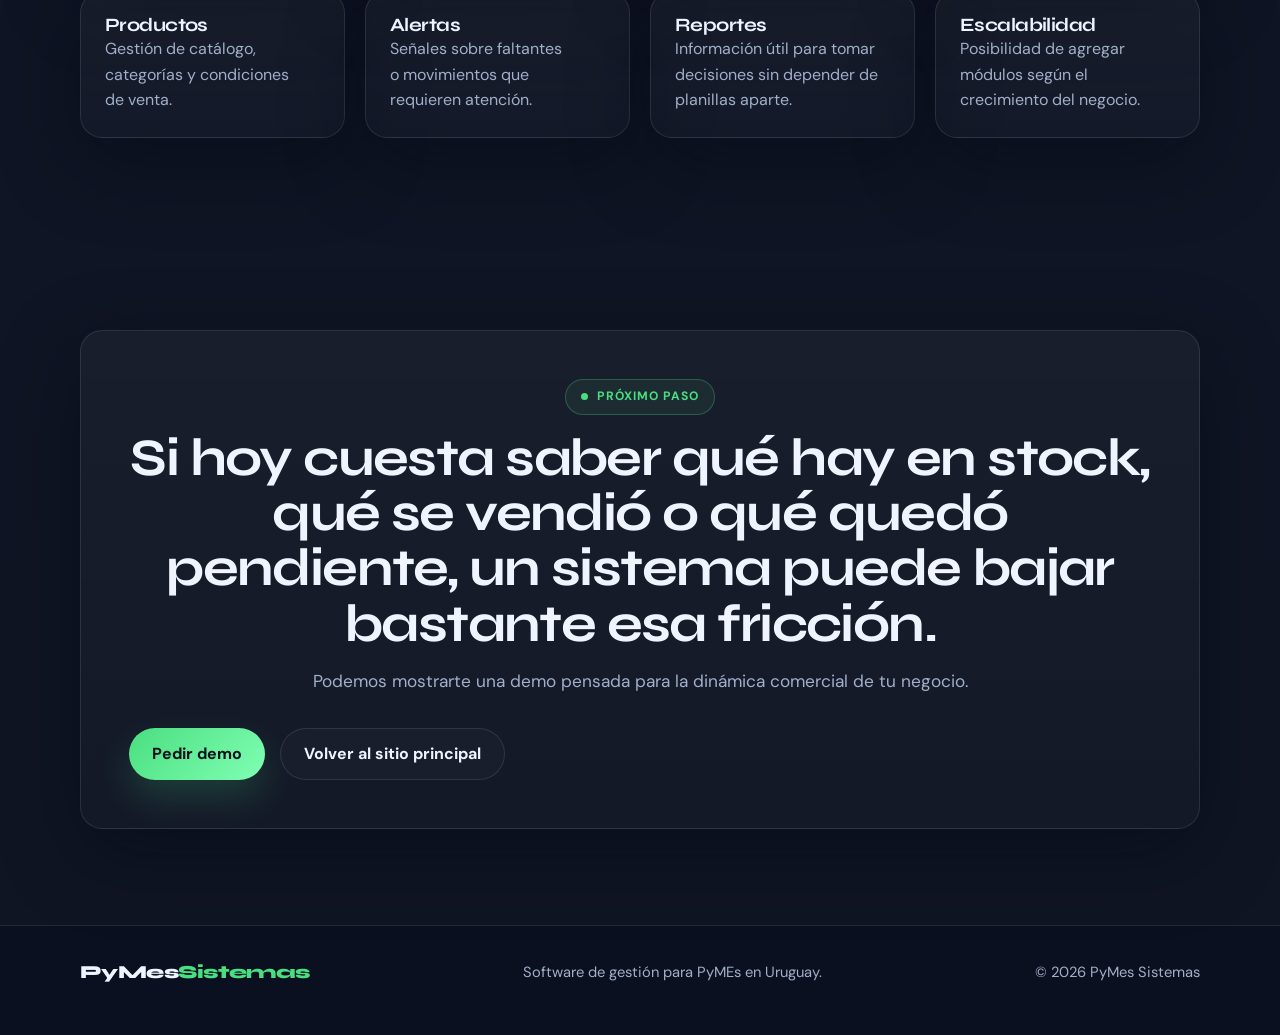
<file: comercios.html>
<!DOCTYPE html>
<html lang="es">
<head>
  <meta charset="UTF-8">
  <meta name="viewport" content="width=device-width, initial-scale=1.0">
  <title>Software para Comercios y Stock en Uruguay | PyMes Sistemas</title>
  <meta name="description" content="Sistema de gestión para comercios en Uruguay. Ventas, stock, caja, clientes y trazabilidad operativa.">
  <link rel="preconnect" href="https://fonts.googleapis.com">
  <link rel="preconnect" href="https://fonts.gstatic.com" crossorigin>
  <link href="https://fonts.googleapis.com/css2?family=Syne:wght@400;600;700;800&family=DM+Sans:wght@300;400;500;700&display=swap" rel="stylesheet">
  <link rel="stylesheet" href="styles.css">
</head>
<body>
  <header class="site-header">
    <div class="container">
      <div class="nav-shell">
        <a class="logo" href="index.html">PyMes<span>Sistemas</span></a>
        <ul class="nav-links">
          <li class="nav-dropdown">
            <button type="button">Sistemas</button>
            <div class="dropdown-menu">
              <a href="gimnasios.html"><span class="dropdown-title">Gimnasios y fitness</span><span class="dropdown-copy">Socios, pagos, clases y acceso.</span></a>
              <a href="clinicas.html"><span class="dropdown-title">Clínicas y fisioterapia</span><span class="dropdown-copy">Agenda y seguimiento clínico.</span></a>
              <a href="odontologia.html"><span class="dropdown-title">Odontología</span><span class="dropdown-copy">Odontograma y tratamientos.</span></a>
              <a href="restaurantes.html"><span class="dropdown-title">Restaurantes</span><span class="dropdown-copy">Pedidos, stock y caja.</span></a>
              <a href="comercios.html"><span class="dropdown-title">Comercios y stock</span><span class="dropdown-copy">Ventas e inventario.</span></a>
              <a href="profesionales.html"><span class="dropdown-title">Servicios profesionales</span><span class="dropdown-copy">Clientes, tareas y facturación.</span></a>
            </div>
          </li>
          <li><a href="index.html#casos">Casos reales</a></li>
          <li><a href="index.html#proceso">Proceso</a></li>
        </ul>
        <a class="button" href="https://wa.me/59897323916?text=Hola,%20quiero%20ver%20el%20sistema%20para%20comercios" target="_blank" rel="noreferrer">Solicitar demo</a>
        <button class="nav-toggle" type="button" aria-label="Abrir menú" aria-expanded="false" data-nav-toggle><span></span></button>
      </div>
      <div class="nav-panel" data-nav-panel>
        <nav>
          <a href="index.html">Inicio</a>
          <a href="index.html#casos">Casos reales</a>
          <a href="index.html#contacto">Contacto</a>
        </nav>
        <div class="mobile-group">
          <p class="nav-panel-label">Otros sistemas</p>
          <a href="gimnasios.html">Gimnasios y fitness</a>
          <a href="clinicas.html">Clínicas y fisioterapia</a>
          <a href="odontologia.html">Odontología</a>
          <a href="restaurantes.html">Restaurantes</a>
          <a href="profesionales.html">Servicios profesionales</a>
        </div>
      </div>
    </div>
  </header>

  <main>
    <div class="breadcrumb">
      <div class="container">
        <a href="index.html">Inicio</a>
        <span>/</span>
        <span class="current">Comercios y stock</span>
      </div>
    </div>

    <section class="hero">
      <div class="container hero-grid">
        <div class="hero-copy" data-animate>
          <p class="section-tag">Sistema adaptable</p>
          <h1>Más control para ventas, inventario y caja en tu <strong>comercio</strong>.</h1>
          <p class="lead">Un sistema orientado a ordenar movimientos de stock, ventas, clientes y administración cotidiana para que la operación no dependa de controles manuales.</p>
          <div class="hero-actions">
            <a class="button" href="https://wa.me/59897323916?text=Hola,%20quiero%20una%20demo%20del%20sistema%20para%20comercios" target="_blank" rel="noreferrer">Quiero una demo</a>
            <a class="button-secondary" href="#funciones">Ver funciones</a>
          </div>
        </div>
        <aside class="hero-panel" data-animate>
          <h3>Ideal para resolver</h3>
          <div class="mini-metrics">
            <div class="mini-metric"><div class="metric-number">01</div><div class="metric-text"><strong>Stock incierto</strong><span>Más claridad sobre entradas, salidas y disponibilidad real.</span></div></div>
            <div class="mini-metric"><div class="metric-number">02</div><div class="metric-text"><strong>Ventas sin trazabilidad</strong><span>Registro más confiable del movimiento comercial diario.</span></div></div>
            <div class="mini-metric"><div class="metric-number">03</div><div class="metric-text"><strong>Clientes dispersos</strong><span>Mejor seguimiento comercial y administrativo.</span></div></div>
          </div>
        </aside>
      </div>
    </section>

    <section class="section alt" id="funciones">
      <div class="container">
        <p class="section-tag">Funciones</p>
        <h2>Base operativa para comercios con foco en control real</h2>
        <p class="section-sub">El objetivo es que el negocio pueda vender y administrar mejor, con información más confiable y menos carga manual.</p>
        <div class="grid-features">
          <article class="card" data-animate><h3>Inventario</h3><p>Control de stock, movimientos y lectura más clara de disponibilidad.</p></article>
          <article class="card" data-animate><h3>Ventas</h3><p>Registro ordenado de operaciones para mejorar la trazabilidad diaria.</p></article>
          <article class="card" data-animate><h3>Clientes</h3><p>Seguimiento comercial y administrativo desde un mismo entorno.</p></article>
          <article class="card" data-animate><h3>Caja</h3><p>Mayor control sobre cobros, medios de pago y cierres.</p></article>
          <article class="card" data-animate><h3>Productos</h3><p>Gestión de catálogo, categorías y condiciones de venta.</p></article>
          <article class="card" data-animate><h3>Alertas</h3><p>Señales sobre faltantes o movimientos que requieren atención.</p></article>
          <article class="card" data-animate><h3>Reportes</h3><p>Información útil para tomar decisiones sin depender de planillas aparte.</p></article>
          <article class="card" data-animate><h3>Escalabilidad</h3><p>Posibilidad de agregar módulos según el crecimiento del negocio.</p></article>
        </div>
      </div>
    </section>

    <section class="section alt">
      <div class="container">
        <div class="cta-box" data-animate>
          <p class="section-tag">Próximo paso</p>
          <h2>Si hoy cuesta saber qué hay en stock, qué se vendió o qué quedó pendiente, un sistema puede bajar bastante esa fricción.</h2>
          <p class="section-sub">Podemos mostrarte una demo pensada para la dinámica comercial de tu negocio.</p>
          <div class="cta-actions">
            <a class="button" href="https://wa.me/59897323916?text=Hola,%20quiero%20una%20demo%20del%20sistema%20para%20comercios" target="_blank" rel="noreferrer">Pedir demo</a>
            <a class="button-secondary" href="index.html#contacto">Volver al sitio principal</a>
          </div>
        </div>
      </div>
    </section>
  </main>

  <footer class="site-footer">
    <div class="container">
      <a class="logo" href="index.html">PyMes<span>Sistemas</span></a>
      <p>Software de gestión para PyMEs en Uruguay.</p>
      <p>© 2026 PyMes Sistemas</p>
    </div>
  </footer>

  <script src="site.js"></script>
</body>
</html>
</file>
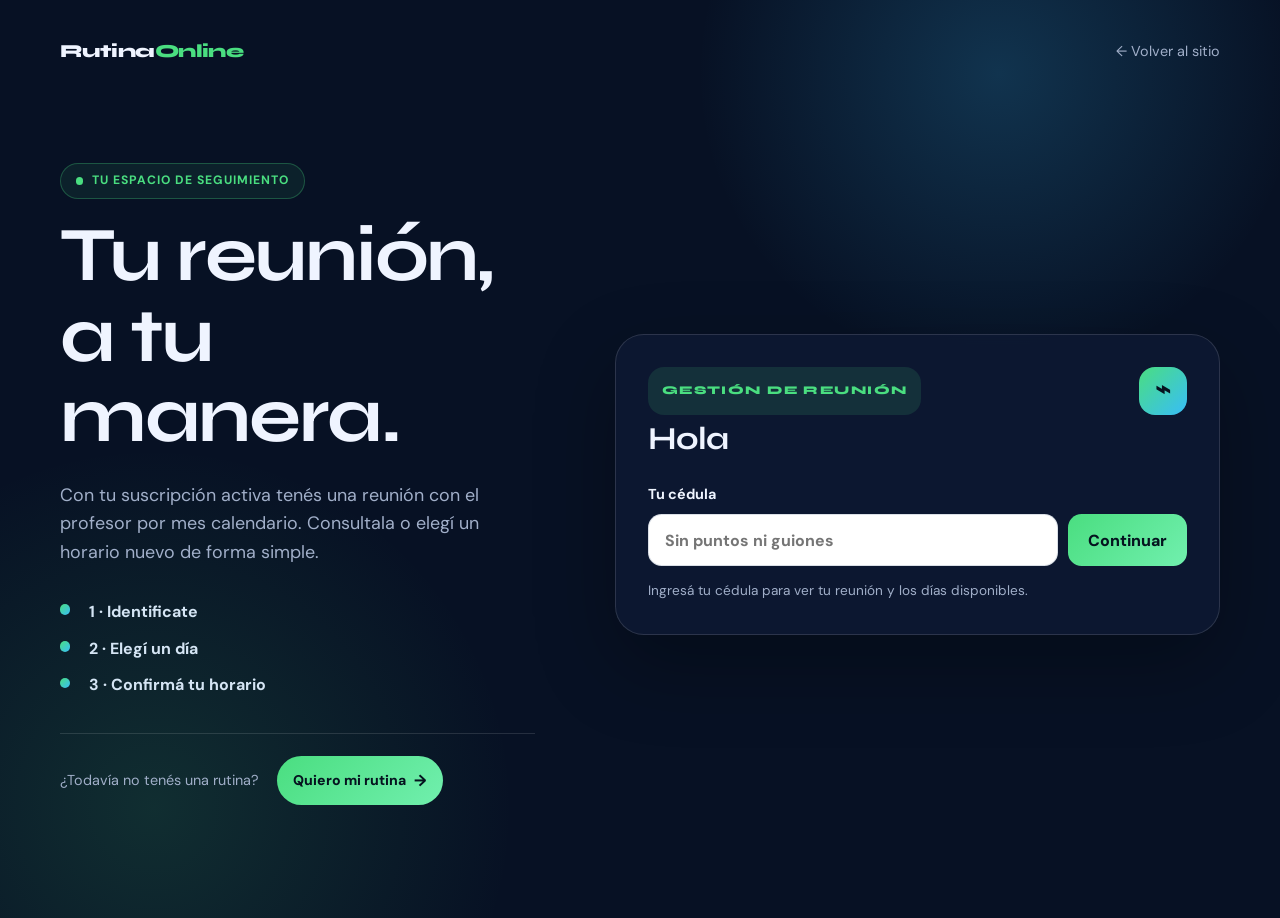
<file: gestionar-reunion.html>
<!DOCTYPE html>
<html lang="es">
<head>
  <meta charset="UTF-8">
  <meta name="viewport" content="width=device-width, initial-scale=1.0">
  <title>Gestionar mi reunión | Rutina Online</title>
  <meta name="description" content="Consultá o reprogramá tu reunión de rutina personalizada.">
  <link rel="preconnect" href="https://fonts.googleapis.com">
  <link rel="preconnect" href="https://fonts.gstatic.com" crossorigin>
  <link href="https://fonts.googleapis.com/css2?family=Syne:wght@400;600;700;800&family=DM+Sans:wght@300;400;500;700&display=swap" rel="stylesheet">
  <link rel="stylesheet" href="styles.css">
  <link rel="stylesheet" href="gestionar-reunion.css">
</head>
<body class="meeting-page">
  <main class="meeting-shell">
    <header class="meeting-header">
      <a class="logo" href="rutina-personalizada.html" aria-label="Volver a Rutina Online">Rutina<span>Online</span></a>
      <a class="meeting-back" href="rutina-personalizada.html">← Volver al sitio</a>
    </header>
    <section class="meeting-hero">
      <div class="meeting-intro"><p class="section-tag">Tu espacio de seguimiento</p><h1>Tu reunión, a tu manera.</h1><p>Con tu suscripción activa tenés una reunión con el profesor por mes calendario. Consultala o elegí un horario nuevo de forma simple.</p><div class="meeting-steps"><span>1 · Identificate</span><span>2 · Elegí un día</span><span>3 · Confirmá tu horario</span></div><div class="meeting-new-client"><p>¿Todavía no tenés una rutina?</p><a href="https://www.gymsistemas.com/entrenamiento/entrenamiento_online">Quiero mi rutina <span aria-hidden="true">→</span></a></div></div>
      <div class="meeting-card">
        <div class="meeting-card-title"><div><p class="eyebrow">Gestión de reunión</p><h2>Hola</h2></div><span class="meeting-icon">⌁</span></div>
        <form class="meeting-form" data-meeting-form>
          <label for="meeting-cedula">Tu cédula</label>
          <div class="meeting-input-row"><input id="meeting-cedula" name="cedula" inputmode="numeric" autocomplete="off" required placeholder="Sin puntos ni guiones"><button type="submit" data-meeting-submit>Continuar</button></div>
        </form>
        <p class="meeting-status" data-meeting-status aria-live="polite">Ingresá tu cédula para ver tu reunión y los días disponibles.</p>
        <div data-meeting-results hidden></div>
      </div>
    </section>
  </main>
  <script src="gestionar-reunion.js"></script>
</body>
</html>
</file>
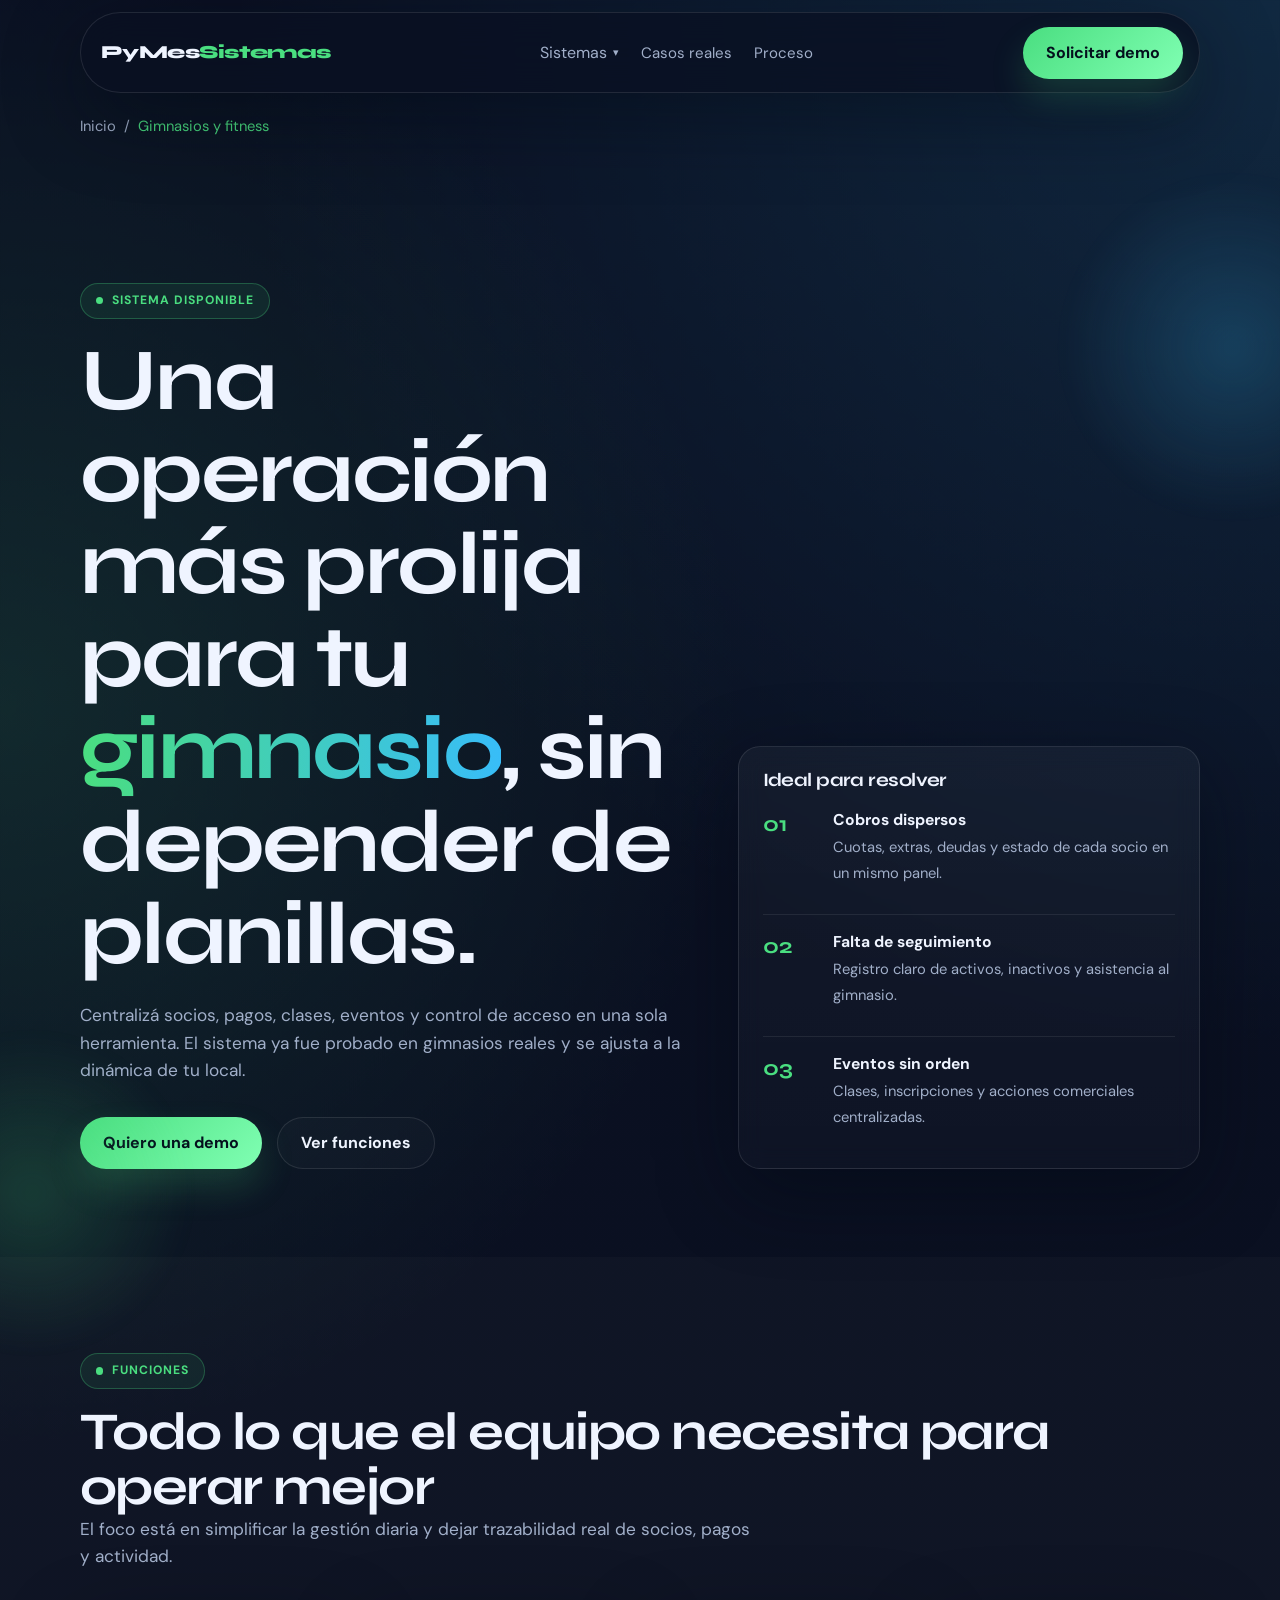
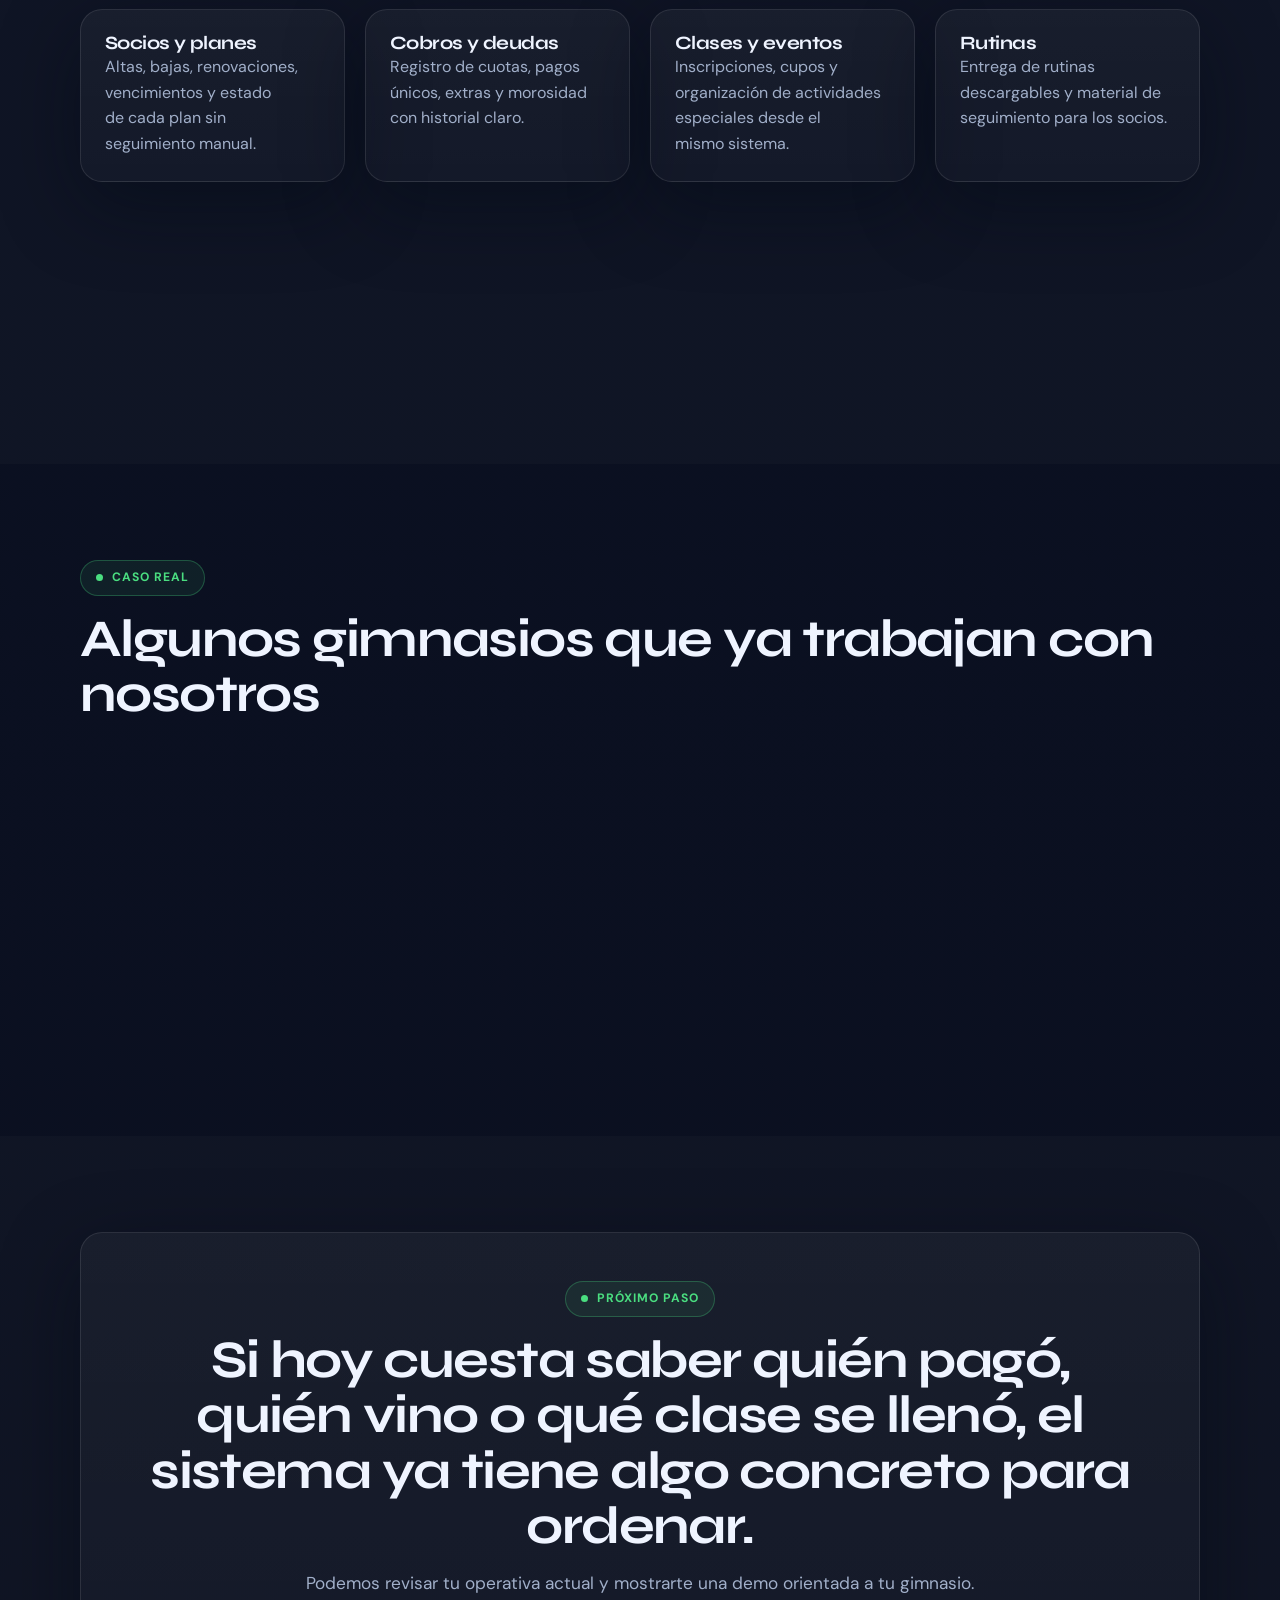
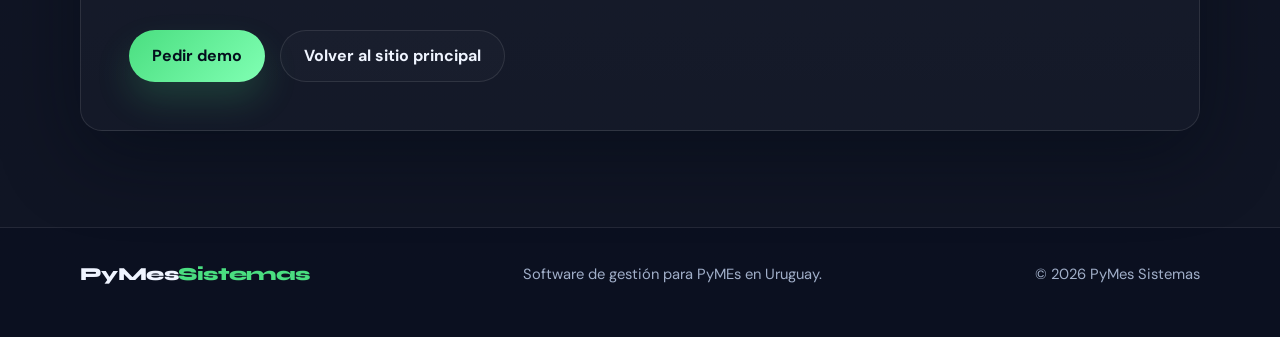
<file: gimnasios.html>
<!DOCTYPE html>
<html lang="es">
<head>
  <meta charset="UTF-8">
  <meta name="viewport" content="width=device-width, initial-scale=1.0">
  <title>Software para Gimnasios en Uruguay | PyMes Sistemas</title>
  <meta name="description" content="Sistema de gestión para gimnasios en Uruguay. Control de socios, pagos, clases, eventos, rutinas y acceso.">
  <link rel="preconnect" href="https://fonts.googleapis.com">
  <link rel="preconnect" href="https://fonts.gstatic.com" crossorigin>
  <link href="https://fonts.googleapis.com/css2?family=Syne:wght@400;600;700;800&family=DM+Sans:wght@300;400;500;700&display=swap" rel="stylesheet">
  <link rel="stylesheet" href="styles.css">
</head>
<body>
  <header class="site-header">
    <div class="container">
      <div class="nav-shell">
        <a class="logo" href="index.html">PyMes<span>Sistemas</span></a>
        <ul class="nav-links">
          <li class="nav-dropdown">
            <button type="button">Sistemas</button>
            <div class="dropdown-menu">
              <a href="gimnasios.html"><span class="dropdown-title">Gimnasios y fitness</span><span class="dropdown-copy">Socios, pagos, clases y acceso.</span></a>
              <a href="clinicas.html"><span class="dropdown-title">Clínicas y fisioterapia</span><span class="dropdown-copy">Agenda y seguimiento clínico.</span></a>
              <a href="odontologia.html"><span class="dropdown-title">Odontología</span><span class="dropdown-copy">Odontograma y tratamientos.</span></a>
              <a href="restaurantes.html"><span class="dropdown-title">Restaurantes</span><span class="dropdown-copy">Pedidos, stock y caja.</span></a>
              <a href="comercios.html"><span class="dropdown-title">Comercios y stock</span><span class="dropdown-copy">Ventas e inventario.</span></a>
              <a href="profesionales.html"><span class="dropdown-title">Servicios profesionales</span><span class="dropdown-copy">Clientes, tareas y facturación.</span></a>
            </div>
          </li>
          <li><a href="index.html#casos">Casos reales</a></li>
          <li><a href="index.html#proceso">Proceso</a></li>
        </ul>
        <a class="button" href="https://wa.me/59897323916?text=Hola,%20quiero%20ver%20el%20sistema%20para%20gimnasios" target="_blank" rel="noreferrer">Solicitar demo</a>
        <button class="nav-toggle" type="button" aria-label="Abrir menú" aria-expanded="false" data-nav-toggle><span></span></button>
      </div>
      <div class="nav-panel" data-nav-panel>
        <nav>
          <a href="index.html">Inicio</a>
          <a href="index.html#casos">Casos reales</a>
          <a href="index.html#contacto">Contacto</a>
        </nav>
        <div class="mobile-group">
          <p class="nav-panel-label">Otros sistemas</p>
          <a href="clinicas.html">Clínicas y fisioterapia</a>
          <a href="odontologia.html">Odontología</a>
          <a href="restaurantes.html">Restaurantes</a>
          <a href="comercios.html">Comercios y stock</a>
          <a href="profesionales.html">Servicios profesionales</a>
        </div>
      </div>
    </div>
  </header>

  <main>
    <div class="breadcrumb">
      <div class="container">
        <a href="index.html">Inicio</a>
        <span>/</span>
        <span class="current">Gimnasios y fitness</span>
      </div>
    </div>

    <section class="hero">
      <div class="container hero-grid">
        <div class="hero-copy" data-animate>
          <p class="section-tag">Sistema disponible</p>
          <h1>Una operación más prolija para tu <strong>gimnasio</strong>, sin depender de planillas.</h1>
          <p class="lead">Centralizá socios, pagos, clases, eventos y control de acceso en una sola herramienta. El sistema ya fue probado en gimnasios reales y se ajusta a la dinámica de tu local.</p>
          <div class="hero-actions">
            <a class="button" href="https://wa.me/59897323916?text=Hola,%20quiero%20una%20demo%20del%20sistema%20para%20gimnasios" target="_blank" rel="noreferrer">Quiero una demo</a>
            <a class="button-secondary" href="#funciones">Ver funciones</a>
          </div>
        </div>
        <aside class="hero-panel" data-animate>
          <h3>Ideal para resolver</h3>
          <div class="mini-metrics">
            <div class="mini-metric">
              <div class="metric-number">01</div>
              <div class="metric-text"><strong>Cobros dispersos</strong><span>Cuotas, extras, deudas y estado de cada socio en un mismo panel.</span></div>
            </div>
            <div class="mini-metric">
              <div class="metric-number">02</div>
              <div class="metric-text"><strong>Falta de seguimiento</strong><span>Registro claro de activos, inactivos y asistencia al gimnasio.</span></div>
            </div>
            <div class="mini-metric">
              <div class="metric-number">03</div>
              <div class="metric-text"><strong>Eventos sin orden</strong><span>Clases, inscripciones y acciones comerciales centralizadas.</span></div>
            </div>
          </div>
        </aside>
      </div>
    </section>

    <section class="section alt" id="funciones">
      <div class="container">
        <p class="section-tag">Funciones</p>
        <h2>Todo lo que el equipo necesita para operar mejor</h2>
        <p class="section-sub">El foco está en simplificar la gestión diaria y dejar trazabilidad real de socios, pagos y actividad.</p>
        <div class="grid-features">
          <article class="card" data-animate><h3>Socios y planes</h3><p>Altas, bajas, renovaciones, vencimientos y estado de cada plan sin seguimiento manual.</p></article>
          <article class="card" data-animate><h3>Cobros y deudas</h3><p>Registro de cuotas, pagos únicos, extras y morosidad con historial claro.</p></article>
          <article class="card" data-animate><h3>Clases y eventos</h3><p>Inscripciones, cupos y organización de actividades especiales desde el mismo sistema.</p></article>
          <article class="card" data-animate><h3>Rutinas</h3><p>Entrega de rutinas descargables y material de seguimiento para los socios.</p></article>
          <article class="card" data-animate><h3>Control de acceso</h3><p>Registro de ingresos al local para entender asistencia y hábitos de uso.</p></article>
          <article class="card" data-animate><h3>Campañas a inactivos</h3><p>Identificación rápida de ex socios o contactos para acciones comerciales.</p></article>
          <article class="card" data-animate><h3>Gastos</h3><p>Visibilidad básica sobre egresos para medir mejor la rentabilidad del negocio.</p></article>
          <article class="card" data-animate><h3>Facturación opcional</h3><p>Posibilidad de sumar emisión electrónica según la necesidad del gimnasio.</p></article>
        </div>
      </div>
    </section>

    <section class="section">
      <div class="container">
        <p class="section-tag">Caso real</p>
        <h2>Algunos gimnasios que ya trabajan con nosotros</h2>
        <div class="grid-cases">
          <article class="quote-card" data-animate>
            <h3>Dínamo Gym</h3>
            <blockquote>Pasaron de usar planillas y anotaciones separadas a una gestión más ordenada de socios, pagos, clases y control de acceso.</blockquote>
            <footer>Gimnasio<span>Montevideo</span></footer>
          </article>
          <article class="quote-card" data-animate>
            <h3>Exo Gym</h3>
            <blockquote>Ordenaron la gestión de socios, pagos y asistencia con una herramienta más clara para el equipo, evitando controles manuales y seguimientos dispersos.</blockquote>
            <footer>Gimnasio<span>Uruguay</span></footer>
          </article>
          <article class="quote-card" data-animate>
            <h3>Dynamica Fitness</h3>
            <blockquote>Centralizaron clases, cobros, actividades especiales y seguimiento de alumnos en un mismo sistema, con una operación mucho más prolija en el día a día.</blockquote>
            <footer>Centro fitness<span>Uruguay</span></footer>
          </article>
        </div>
      </div>
    </section>

    <section class="section alt">
      <div class="container">
        <div class="cta-box" data-animate>
          <p class="section-tag">Próximo paso</p>
          <h2>Si hoy cuesta saber quién pagó, quién vino o qué clase se llenó, el sistema ya tiene algo concreto para ordenar.</h2>
          <p class="section-sub">Podemos revisar tu operativa actual y mostrarte una demo orientada a tu gimnasio.</p>
          <div class="cta-actions">
            <a class="button" href="https://wa.me/59897323916?text=Hola,%20quiero%20una%20demo%20del%20sistema%20para%20gimnasios" target="_blank" rel="noreferrer">Pedir demo</a>
            <a class="button-secondary" href="index.html#contacto">Volver al sitio principal</a>
          </div>
        </div>
      </div>
    </section>
  </main>

  <footer class="site-footer">
    <div class="container">
      <a class="logo" href="index.html">PyMes<span>Sistemas</span></a>
      <p>Software de gestión para PyMEs en Uruguay.</p>
      <p>© 2026 PyMes Sistemas</p>
    </div>
  </footer>

  <script src="site.js"></script>
</body>
</html>
</file>
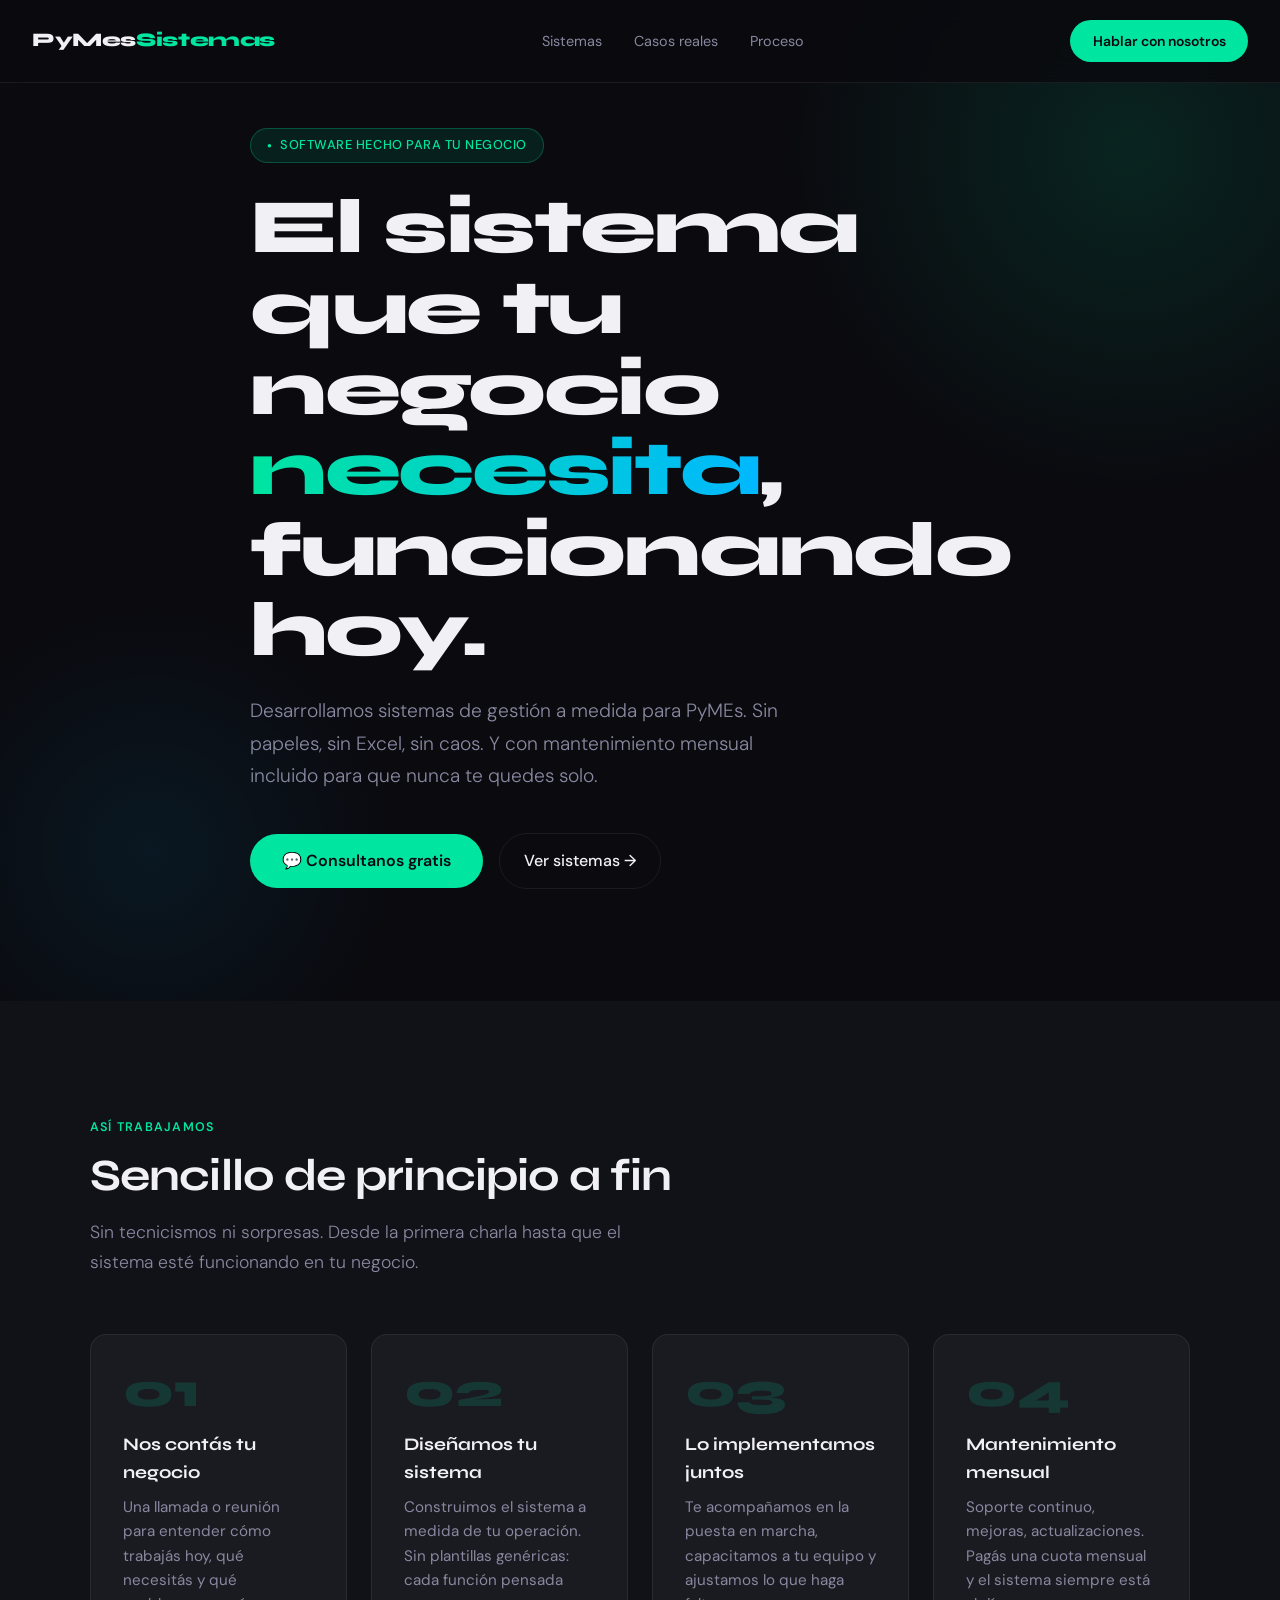
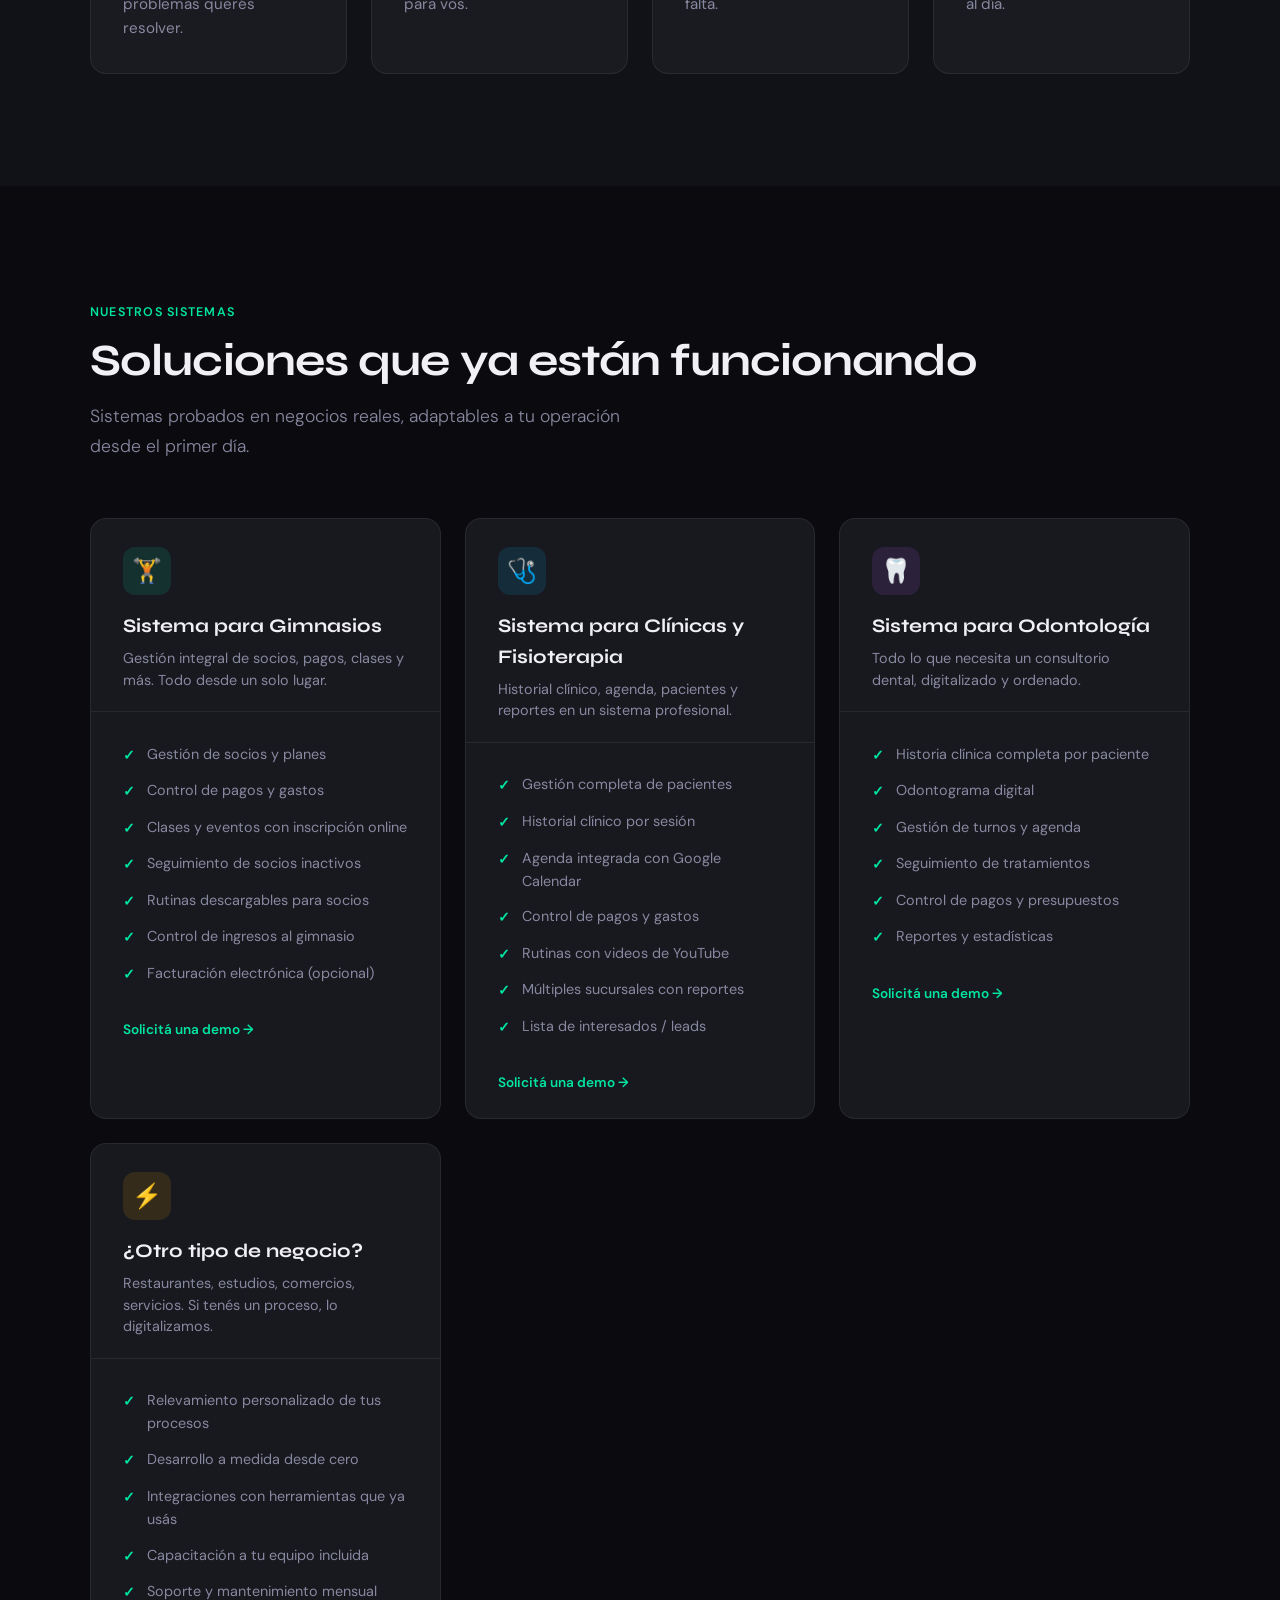
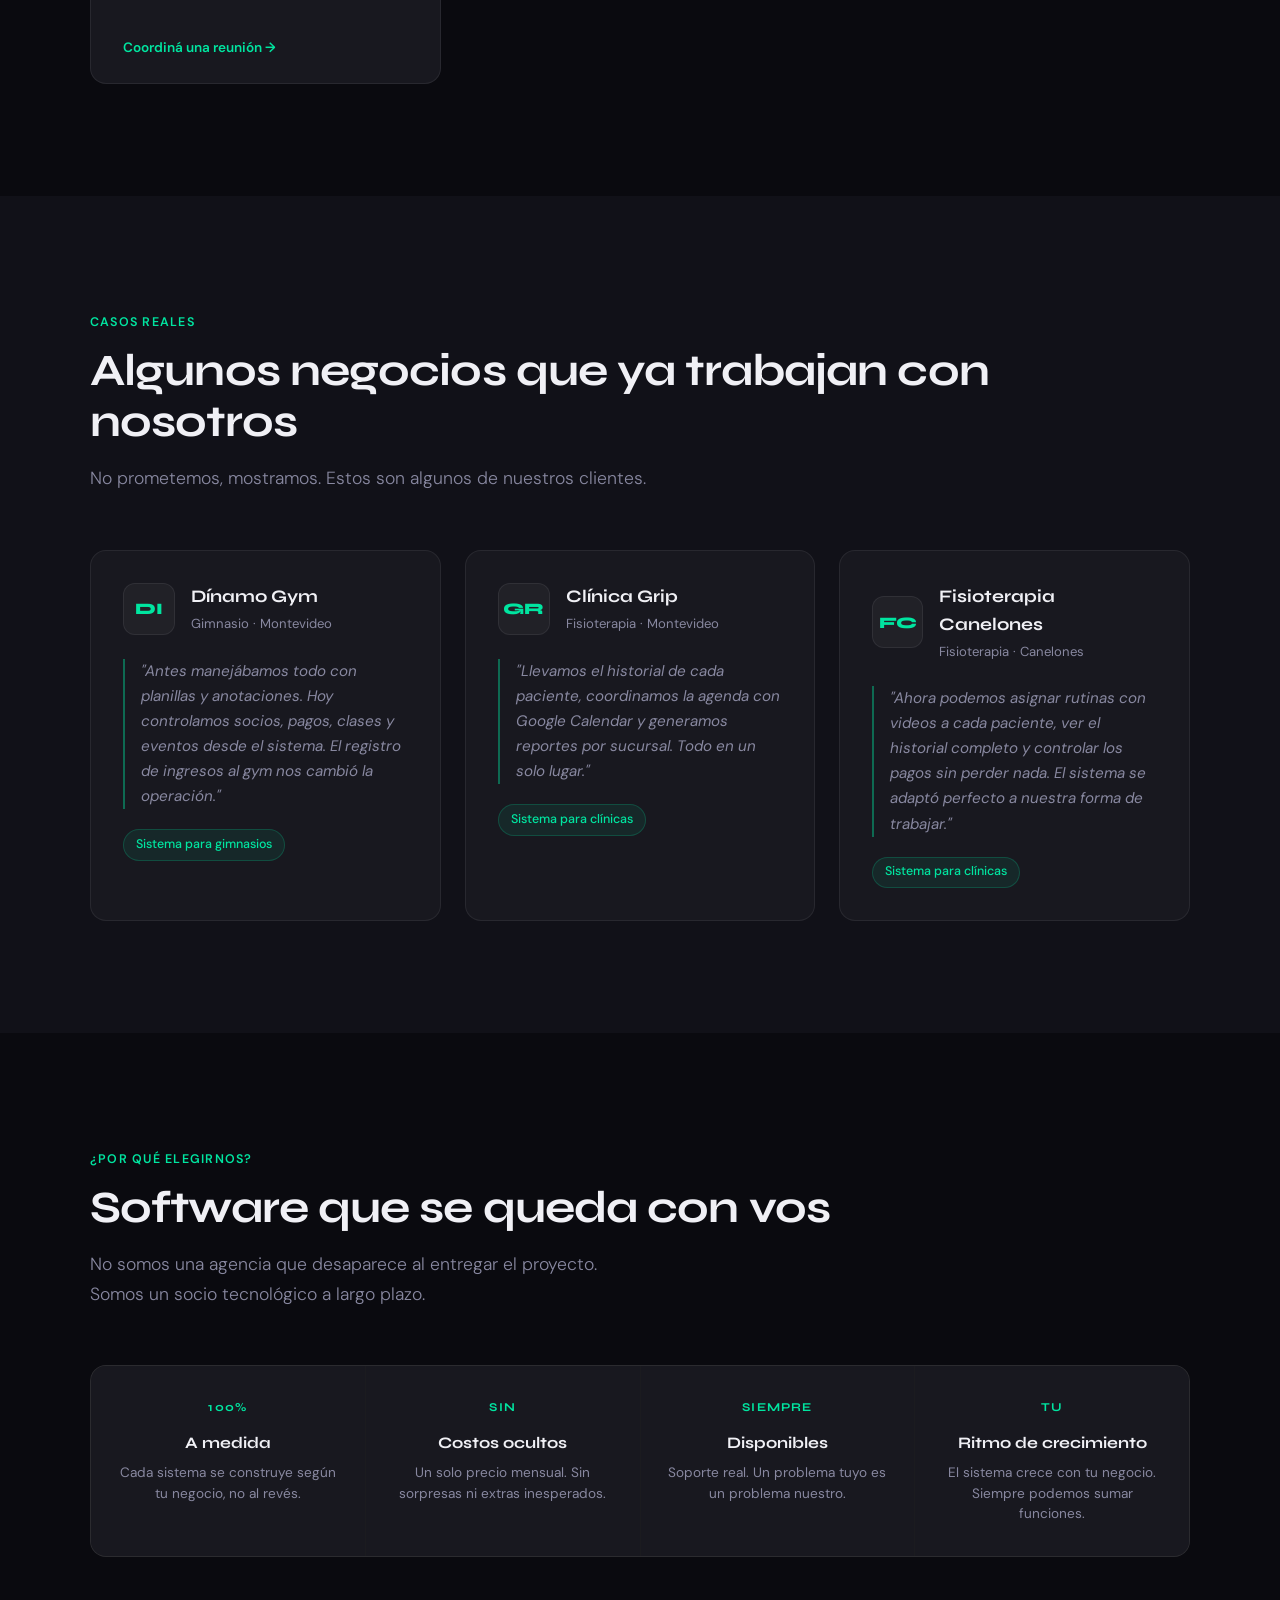
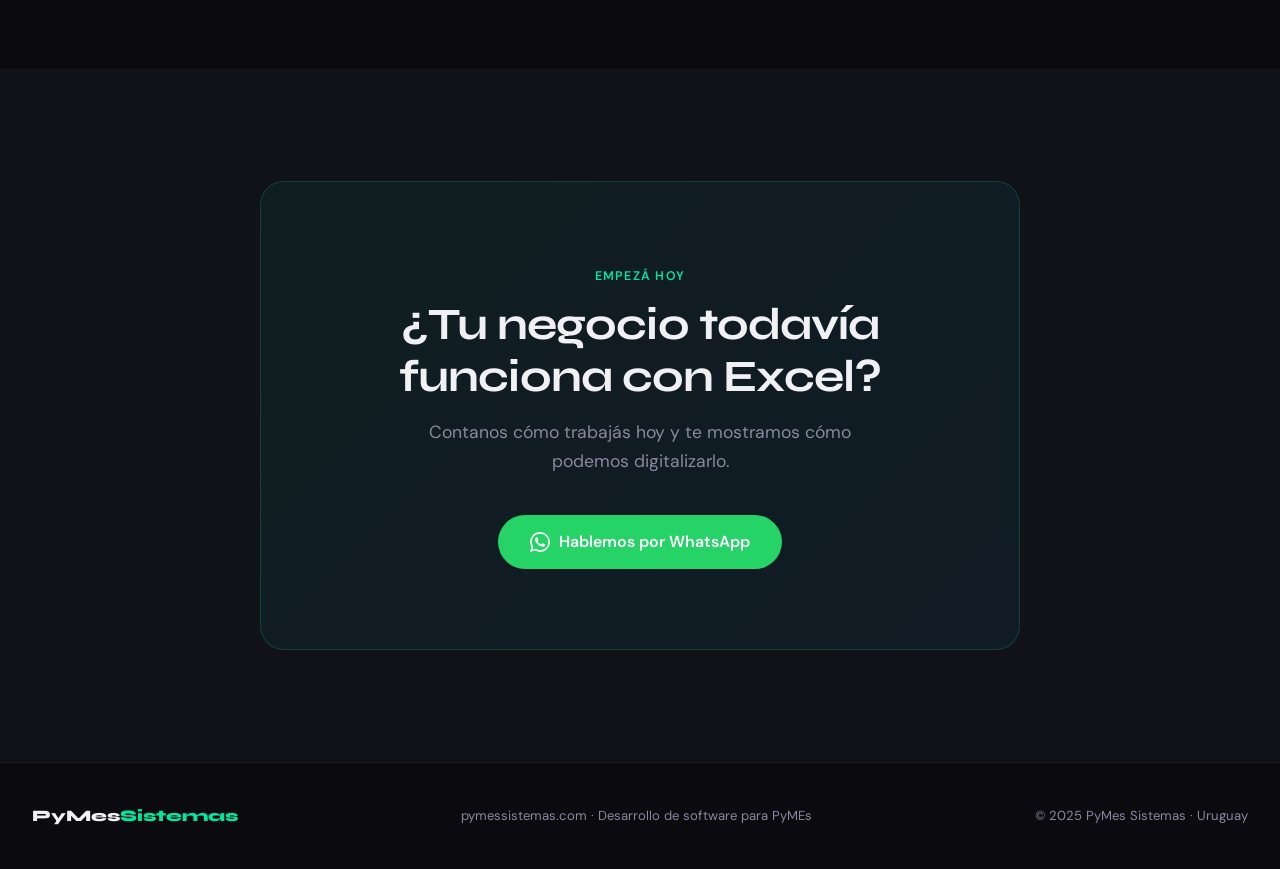
<file: index_final.html>
<!DOCTYPE html>
<!-- saved from url=(0045)file:///C:/Users/maxi_/Downloads/index_1.html -->
<html lang="es"><head><meta http-equiv="Content-Type" content="text/html; charset=UTF-8">

<meta name="viewport" content="width=device-width, initial-scale=1.0">
<title>PyMes Sistemas | Software a medida con mantenimiento incluido</title>
<meta name="description" content="Desarrollamos sistemas de gestión personalizados para tu negocio. Gimnasios, clínicas, consultorios y más. Con mantenimiento mensual incluido.">
<link rel="preconnect" href="https://fonts.googleapis.com/">
<link rel="preconnect" href="https://fonts.gstatic.com/" crossorigin="">
<link href="https://fonts.googleapis.com/css2?family=Syne:wght@400;600;700;800&family=DM+Sans:ital,opsz,wght@0,9..40,300;0,9..40,400;0,9..40,500;1,9..40,300&display=swap" rel="stylesheet">
<style>
  *, *::before, *::after { box-sizing: border-box; margin: 0; padding: 0; }

  :root {
    --bg: #0a0a0f;
    --bg2: #111118;
    --bg3: #18181f;
    --accent: #00e5a0;
    --accent2: #00b8ff;
    --text: #f0f0f5;
    --muted: #8888a0;
    --border: rgba(255,255,255,0.07);
    --card-bg: rgba(255,255,255,0.04);
    --radius: 16px;
    --font-head: 'Syne', sans-serif;
    --font-body: 'DM Sans', sans-serif;
  }

  html { scroll-behavior: smooth; }

  body {
    background: var(--bg);
    color: var(--text);
    font-family: var(--font-body);
    font-size: 16px;
    line-height: 1.6;
    overflow-x: hidden;
  }

  /* ── NAV ── */
  nav {
    position: fixed; top: 0; left: 0; right: 0; z-index: 100;
    display: flex; align-items: center; justify-content: space-between;
    padding: 1.25rem 2rem;
    background: rgba(10,10,15,0.85);
    backdrop-filter: blur(12px);
    border-bottom: 1px solid var(--border);
  }
  .nav-logo {
    font-family: var(--font-head);
    font-weight: 800;
    font-size: 1.2rem;
    letter-spacing: -0.02em;
    color: var(--text);
    text-decoration: none;
  }
  .nav-logo span { color: var(--accent); }
  .nav-links { display: flex; gap: 2rem; list-style: none; }
  .nav-links a {
    color: var(--muted);
    text-decoration: none;
    font-size: 0.9rem;
    font-weight: 400;
    transition: color 0.2s;
  }
  .nav-links a:hover { color: var(--text); }
  .nav-cta {
    background: var(--accent);
    color: #0a0a0f;
    font-family: var(--font-body);
    font-weight: 600;
    font-size: 0.875rem;
    padding: 0.6rem 1.4rem;
    border-radius: 100px;
    text-decoration: none;
    transition: opacity 0.2s, transform 0.2s;
  }
  .nav-cta:hover { opacity: 0.88; transform: translateY(-1px); }

  /* ── SECTIONS ── */
  section { padding: 7rem 2rem; }
  .container { max-width: 1100px; margin: 0 auto; }

  /* ── HERO ── */
  #hero {
    min-height: 100vh;
    display: flex; align-items: center;
    padding-top: 8rem;
    position: relative;
    overflow: hidden;
  }
  .hero-glow {
    position: absolute;
    width: 700px; height: 700px;
    border-radius: 50%;
    background: radial-gradient(circle, rgba(0,229,160,0.12) 0%, transparent 70%);
    top: -200px; right: -200px;
    pointer-events: none;
  }
  .hero-glow2 {
    position: absolute;
    width: 500px; height: 500px;
    border-radius: 50%;
    background: radial-gradient(circle, rgba(0,184,255,0.08) 0%, transparent 70%);
    bottom: -100px; left: -100px;
    pointer-events: none;
  }
  .hero-tag {
    display: inline-flex; align-items: center; gap: 0.5rem;
    background: rgba(0,229,160,0.1);
    border: 1px solid rgba(0,229,160,0.25);
    color: var(--accent);
    font-size: 0.8rem;
    font-weight: 500;
    padding: 0.4rem 1rem;
    border-radius: 100px;
    margin-bottom: 1.5rem;
    letter-spacing: 0.04em;
    text-transform: uppercase;
  }
  .hero-tag::before { content: '●'; font-size: 0.5rem; }
  h1 {
    font-family: var(--font-head);
    font-weight: 800;
    font-size: clamp(2.8rem, 6vw, 5rem);
    line-height: 1.05;
    letter-spacing: -0.03em;
    margin-bottom: 1.5rem;
    max-width: 780px;
  }
  h1 em {
    font-style: normal;
    background: linear-gradient(90deg, var(--accent), var(--accent2));
    -webkit-background-clip: text;
    -webkit-text-fill-color: transparent;
    background-clip: text;
  }
  .hero-sub {
    font-size: 1.2rem;
    color: var(--muted);
    max-width: 560px;
    margin-bottom: 2.5rem;
    font-weight: 300;
    line-height: 1.7;
  }
  .hero-actions { display: flex; gap: 1rem; flex-wrap: wrap; align-items: center; }
  .btn-primary {
    display: inline-flex; align-items: center; gap: 0.5rem;
    background: var(--accent);
    color: #0a0a0f;
    font-family: var(--font-body);
    font-weight: 600;
    font-size: 1rem;
    padding: 0.9rem 2rem;
    border-radius: 100px;
    text-decoration: none;
    transition: opacity 0.2s, transform 0.2s;
  }
  .btn-primary:hover { opacity: 0.88; transform: translateY(-2px); }
  .btn-secondary {
    display: inline-flex; align-items: center; gap: 0.5rem;
    color: var(--text);
    font-weight: 500;
    font-size: 1rem;
    text-decoration: none;
    padding: 0.9rem 1.5rem;
    border-radius: 100px;
    border: 1px solid var(--border);
    transition: border-color 0.2s, background 0.2s;
  }
  .btn-secondary:hover { border-color: rgba(255,255,255,0.2); background: var(--card-bg); }
  .hero-stats {
    display: flex; gap: 3rem;
    margin-top: 4rem;
    padding-top: 2.5rem;
    border-top: 1px solid var(--border);
    flex-wrap: wrap;
  }
  .hero-stat-num {
    font-family: var(--font-head);
    font-size: 2rem;
    font-weight: 700;
    color: var(--accent);
  }
  .hero-stat-label { font-size: 0.85rem; color: var(--muted); margin-top: 0.2rem; }

  /* ── SECTION TITLES ── */
  .section-tag {
    display: inline-block;
    color: var(--accent);
    font-size: 0.78rem;
    font-weight: 600;
    letter-spacing: 0.1em;
    text-transform: uppercase;
    margin-bottom: 0.75rem;
  }
  h2 {
    font-family: var(--font-head);
    font-weight: 700;
    font-size: clamp(1.8rem, 3.5vw, 2.8rem);
    letter-spacing: -0.02em;
    line-height: 1.15;
    margin-bottom: 1rem;
  }
  .section-sub {
    color: var(--muted);
    font-size: 1.1rem;
    max-width: 560px;
    line-height: 1.7;
    font-weight: 300;
  }

  /* ── HOW IT WORKS ── */
  #como-funciona { background: var(--bg2); }
  .steps {
    display: grid;
    grid-template-columns: repeat(auto-fit, minmax(240px, 1fr));
    gap: 1.5rem;
    margin-top: 3.5rem;
  }
  .step {
    background: var(--card-bg);
    border: 1px solid var(--border);
    border-radius: var(--radius);
    padding: 2rem;
    position: relative;
    transition: border-color 0.3s;
  }
  .step:hover { border-color: rgba(0,229,160,0.3); }
  .step-num {
    font-family: var(--font-head);
    font-size: 3rem;
    font-weight: 800;
    color: rgba(0,229,160,0.15);
    line-height: 1;
    margin-bottom: 1rem;
  }
  .step h3 {
    font-family: var(--font-head);
    font-size: 1.1rem;
    font-weight: 700;
    margin-bottom: 0.5rem;
  }
  .step p { color: var(--muted); font-size: 0.95rem; line-height: 1.6; }

  /* ── SISTEMAS ── */
  #sistemas { background: var(--bg); }
  .sistemas-grid {
    display: grid;
    grid-template-columns: repeat(auto-fit, minmax(320px, 1fr));
    gap: 1.5rem;
    margin-top: 3.5rem;
  }
  .sistema-card {
    background: var(--bg3);
    border: 1px solid var(--border);
    border-radius: var(--radius);
    overflow: hidden;
    transition: transform 0.3s, border-color 0.3s;
  }
  .sistema-card:hover { transform: translateY(-4px); border-color: rgba(0,229,160,0.2); }
  .sistema-card-header {
    padding: 1.75rem 2rem 1.25rem;
    border-bottom: 1px solid var(--border);
  }
  .sistema-icon {
    width: 48px; height: 48px;
    border-radius: 12px;
    display: flex; align-items: center; justify-content: center;
    font-size: 1.5rem;
    margin-bottom: 1rem;
  }
  .icon-gym { background: rgba(0,229,160,0.12); }
  .icon-salud { background: rgba(0,184,255,0.12); }
  .icon-odonto { background: rgba(180,100,255,0.12); }
  .icon-custom { background: rgba(255,180,0,0.12); }
  .sistema-card h3 {
    font-family: var(--font-head);
    font-size: 1.2rem;
    font-weight: 700;
    margin-bottom: 0.4rem;
  }
  .sistema-card .desc { color: var(--muted); font-size: 0.9rem; line-height: 1.5; }
  .sistema-card-features { padding: 1.5rem 2rem; }
  .feature-list { list-style: none; }
  .feature-list li {
    display: flex; align-items: flex-start; gap: 0.75rem;
    font-size: 0.9rem;
    color: var(--muted);
    padding: 0.4rem 0;
  }
  .feature-list li::before {
    content: '✓';
    color: var(--accent);
    font-weight: 700;
    font-size: 0.85rem;
    margin-top: 2px;
    flex-shrink: 0;
  }
  .sistema-demo-link {
    display: inline-flex; align-items: center; gap: 0.4rem;
    color: var(--accent);
    font-size: 0.85rem;
    font-weight: 600;
    text-decoration: none;
    margin: 0 2rem 1.5rem;
    transition: gap 0.2s;
  }
  .sistema-demo-link:hover { gap: 0.7rem; }

  /* ── CASOS DE EXITO ── */
  #casos { background: var(--bg2); }
  .casos-grid {
    display: grid;
    grid-template-columns: repeat(auto-fit, minmax(300px, 1fr));
    gap: 1.5rem;
    margin-top: 3.5rem;
  }
  .caso-card {
    background: var(--bg3);
    border: 1px solid var(--border);
    border-radius: var(--radius);
    padding: 2rem;
  }
  .caso-header { display: flex; align-items: center; gap: 1rem; margin-bottom: 1.5rem; }
  .caso-logo {
    width: 52px; height: 52px;
    border-radius: 12px;
    background: var(--card-bg);
    border: 1px solid var(--border);
    display: flex; align-items: center; justify-content: center;
    font-family: var(--font-head);
    font-weight: 800;
    font-size: 1rem;
    color: var(--accent);
  }
  .caso-name { font-family: var(--font-head); font-weight: 700; font-size: 1.1rem; }
  .caso-type { color: var(--muted); font-size: 0.82rem; margin-top: 2px; }
  .caso-quote {
    color: var(--muted);
    font-size: 0.95rem;
    line-height: 1.65;
    font-style: italic;
    padding-left: 1rem;
    border-left: 2px solid rgba(0,229,160,0.4);
    margin-bottom: 1.25rem;
  }
  .caso-tag {
    display: inline-block;
    background: rgba(0,229,160,0.08);
    border: 1px solid rgba(0,229,160,0.2);
    color: var(--accent);
    font-size: 0.78rem;
    padding: 0.3rem 0.75rem;
    border-radius: 100px;
    font-weight: 500;
  }

  /* ── PROCESO ── */
  #proceso { background: var(--bg); }
  .proceso-grid {
    display: grid;
    grid-template-columns: repeat(auto-fit, minmax(200px, 1fr));
    gap: 1px;
    border: 1px solid var(--border);
    border-radius: var(--radius);
    overflow: hidden;
    margin-top: 3.5rem;
    background: var(--border);
  }
  .proceso-item {
    background: var(--bg3);
    padding: 2rem 1.5rem;
    text-align: center;
  }
  .proceso-num {
    font-family: var(--font-head);
    font-size: 0.75rem;
    color: var(--accent);
    font-weight: 700;
    letter-spacing: 0.1em;
    margin-bottom: 0.75rem;
  }
  .proceso-item h3 { font-family: var(--font-head); font-size: 1rem; font-weight: 700; margin-bottom: 0.5rem; }
  .proceso-item p { color: var(--muted); font-size: 0.85rem; line-height: 1.5; }

  /* ── CTA FINAL ── */
  #contacto {
    background: var(--bg2);
    text-align: center;
  }
  .cta-box {
    background: linear-gradient(135deg, rgba(0,229,160,0.06) 0%, rgba(0,184,255,0.06) 100%);
    border: 1px solid rgba(0,229,160,0.2);
    border-radius: 24px;
    padding: 5rem 3rem;
    max-width: 760px;
    margin: 0 auto;
  }
  .cta-box h2 { margin-bottom: 1rem; }
  .cta-box p { color: var(--muted); font-size: 1.1rem; margin-bottom: 2.5rem; max-width: 500px; margin-left: auto; margin-right: auto; }
  .cta-actions { display: flex; gap: 1rem; justify-content: center; flex-wrap: wrap; }
  .btn-whatsapp {
    display: inline-flex; align-items: center; gap: 0.6rem;
    background: #25D366;
    color: white;
    font-family: var(--font-body);
    font-weight: 600;
    font-size: 1rem;
    padding: 0.9rem 2rem;
    border-radius: 100px;
    text-decoration: none;
    transition: opacity 0.2s, transform 0.2s;
  }
  .btn-whatsapp:hover { opacity: 0.88; transform: translateY(-2px); }
  .btn-email {
    display: inline-flex; align-items: center; gap: 0.6rem;
    color: var(--text);
    font-weight: 500;
    font-size: 1rem;
    padding: 0.9rem 1.75rem;
    border-radius: 100px;
    border: 1px solid var(--border);
    text-decoration: none;
    transition: border-color 0.2s, background 0.2s;
  }
  .btn-email:hover { border-color: rgba(255,255,255,0.2); background: var(--card-bg); }

  /* ── FOOTER ── */
  footer {
    background: var(--bg);
    border-top: 1px solid var(--border);
    padding: 2.5rem 2rem;
    display: flex;
    align-items: center;
    justify-content: space-between;
    flex-wrap: wrap;
    gap: 1rem;
  }
  footer .logo {
    font-family: var(--font-head);
    font-weight: 800;
    font-size: 1rem;
    color: var(--text);
  }
  footer .logo span { color: var(--accent); }
  footer p { color: var(--muted); font-size: 0.82rem; }

  /* ── ANIMATIONS ── */
  @keyframes fadeUp {
    from { opacity: 0; transform: translateY(24px); }
    to { opacity: 1; transform: translateY(0); }
  }
  .fade-up { opacity: 0; animation: fadeUp 0.7s ease forwards; }
  .delay-1 { animation-delay: 0.1s; }
  .delay-2 { animation-delay: 0.22s; }
  .delay-3 { animation-delay: 0.34s; }
  .delay-4 { animation-delay: 0.46s; }
  .delay-5 { animation-delay: 0.58s; }

  /* ── HAMBURGER ── */
  .hamburger { display: none; background: none; border: none; cursor: pointer; padding: 4px; }
  .hamburger span {
    display: block; width: 22px; height: 2px;
    background: var(--text); border-radius: 2px;
    margin: 5px 0; transition: all 0.3s;
  }

  @media (max-width: 768px) {
    nav { padding: 1rem 1.25rem; }
    .nav-links { display: none; }
    .hamburger { display: block; }
    section { padding: 5rem 1.25rem; }
    .hero-stats { gap: 1.5rem; }
    .cta-box { padding: 3rem 1.5rem; }
    footer { flex-direction: column; text-align: center; }
  }

  /* DROPDOWN */
  .nav-dropdown { position: relative; }
  .nav-dropdown > a { display: flex; align-items: center; gap: 0.3rem; cursor: pointer; }
  .nav-dropdown > a::after { content: '▾'; font-size: 0.7rem; }
  .dropdown-menu { display: none; position: absolute; top: calc(100% + 1rem); left: 0; background: var(--bg3); border: 1px solid var(--border); border-radius: 12px; min-width: 260px; overflow: hidden; box-shadow: 0 20px 40px rgba(0,0,0,0.4); }
  .nav-dropdown:hover .dropdown-menu { display: block; }
  .dropdown-menu a { display: block; padding: 0.75rem 1.25rem; color: var(--muted); font-size: 0.875rem; text-decoration: none; transition: background 0.15s, color 0.15s; border-bottom: 1px solid var(--border); }
  .dropdown-menu a:last-child { border-bottom: none; }
  .dropdown-menu a:hover { background: var(--card-bg); color: var(--text); }
  .dropdown-tag { font-size: 0.7rem; color: var(--accent); font-weight: 600; text-transform: uppercase; letter-spacing: 0.05em; margin-left: 0.5rem; }
</style>
</head>
<body>

<!-- NAV -->
<nav>
  <a href="file:///C:/Users/maxi_/Downloads/index_1.html#" class="nav-logo">PyMes<span>Sistemas</span></a>
  <ul class="nav-links">
    <li><a href="file:///C:/Users/maxi_/Downloads/index_1.html#sistemas">Sistemas</a></li>
    <li><a href="file:///C:/Users/maxi_/Downloads/index_1.html#casos">Casos reales</a></li>
    <li><a href="file:///C:/Users/maxi_/Downloads/index_1.html#proceso">Proceso</a></li>
  </ul>
  <a href="https://wa.me/59897323916?text=Hola,%20quiero%20saber%20m%C3%A1s%20sobre%20sus%20sistemas" class="nav-cta" target="_blank">Hablar con nosotros</a>
  <button class="hamburger" aria-label="Menú">
    <span></span><span></span><span></span>
  </button>
</nav>

<!-- HERO -->
<section id="hero">
  <div class="hero-glow"></div>
  <div class="hero-glow2"></div>
  <div class="container">
    <div class="hero-tag fade-up">Software hecho para tu negocio</div>
    <h1 class="fade-up delay-1">El sistema que tu negocio <em>necesita</em>, funcionando hoy.</h1>
    <p class="hero-sub fade-up delay-2">
      Desarrollamos sistemas de gestión a medida para PyMEs. Sin papeles, sin Excel, sin caos. Y con mantenimiento mensual incluido para que nunca te quedes solo.
    </p>
    <div class="hero-actions fade-up delay-3">
      <a href="https://wa.me/59897323916?text=Hola,%20quiero%20saber%20m%C3%A1s%20sobre%20sus%20sistemas" class="btn-primary" target="_blank">
        💬 Consultanos gratis
      </a>
      <a href="file:///C:/Users/maxi_/Downloads/index_1.html#sistemas" class="btn-secondary">Ver sistemas →</a>
    </div>
  </div>
</section>

<!-- CÓMO FUNCIONA -->
<section id="como-funciona">
  <div class="container">
    <div class="section-tag">Así trabajamos</div>
    <h2>Sencillo de principio a fin</h2>
    <p class="section-sub">Sin tecnicismos ni sorpresas. Desde la primera charla hasta que el sistema esté funcionando en tu negocio.</p>
    <div class="steps">
      <div class="step" style="opacity: 1; transform: translateY(0px); transition: opacity 0.6s, transform 0.6s;">
        <div class="step-num">01</div>
        <h3>Nos contás tu negocio</h3>
        <p>Una llamada o reunión para entender cómo trabajás hoy, qué necesitás y qué problemas querés resolver.</p>
      </div>
      <div class="step" style="opacity: 1; transform: translateY(0px); transition: opacity 0.6s, transform 0.6s;">
        <div class="step-num">02</div>
        <h3>Diseñamos tu sistema</h3>
        <p>Construimos el sistema a medida de tu operación. Sin plantillas genéricas: cada función pensada para vos.</p>
      </div>
      <div class="step" style="opacity: 1; transform: translateY(0px); transition: opacity 0.6s, transform 0.6s;">
        <div class="step-num">03</div>
        <h3>Lo implementamos juntos</h3>
        <p>Te acompañamos en la puesta en marcha, capacitamos a tu equipo y ajustamos lo que haga falta.</p>
      </div>
      <div class="step" style="opacity: 1; transform: translateY(0px); transition: opacity 0.6s, transform 0.6s;">
        <div class="step-num">04</div>
        <h3>Mantenimiento mensual</h3>
        <p>Soporte continuo, mejoras, actualizaciones. Pagás una cuota mensual y el sistema siempre está al día.</p>
      </div>
    </div>
  </div>
</section>

<!-- SISTEMAS -->
<section id="sistemas">
  <div class="container">
    <div class="section-tag">Nuestros sistemas</div>
    <h2>Soluciones que ya están funcionando</h2>
    <p class="section-sub">Sistemas probados en negocios reales, adaptables a tu operación desde el primer día.</p>
    <div class="sistemas-grid">

      <!-- GYM -->
      <div class="sistema-card" style="opacity: 0; transform: translateY(20px); transition: opacity 0.6s, transform 0.6s;">
        <div class="sistema-card-header">
          <div class="sistema-icon icon-gym">🏋️</div>
          <h3>Sistema para Gimnasios</h3>
          <p class="desc">Gestión integral de socios, pagos, clases y más. Todo desde un solo lugar.</p>
        </div>
        <div class="sistema-card-features">
          <ul class="feature-list">
            <li>Gestión de socios y planes</li>
            <li>Control de pagos y gastos</li>
            <li>Clases y eventos con inscripción online</li>
            <li>Seguimiento de socios inactivos</li>
            <li>Rutinas descargables para socios</li>
            <li>Control de ingresos al gimnasio</li>
            <li>Facturación electrónica (opcional)</li>
          </ul>
        </div>
        <a href="https://wa.me/59897323916?text=Quiero%20una%20demo%20del%20sistema%20para%20gimnasios" class="sistema-demo-link" target="_blank">Solicitá una demo →</a>
      </div>

      <!-- FISIOTERAPIA / CLÍNICAS -->
      <div class="sistema-card" style="opacity: 0; transform: translateY(20px); transition: opacity 0.6s, transform 0.6s;">
        <div class="sistema-card-header">
          <div class="sistema-icon icon-salud">🩺</div>
          <h3>Sistema para Clínicas y Fisioterapia</h3>
          <p class="desc">Historial clínico, agenda, pacientes y reportes en un sistema profesional.</p>
        </div>
        <div class="sistema-card-features">
          <ul class="feature-list">
            <li>Gestión completa de pacientes</li>
            <li>Historial clínico por sesión</li>
            <li>Agenda integrada con Google Calendar</li>
            <li>Control de pagos y gastos</li>
            <li>Rutinas con videos de YouTube</li>
            <li>Múltiples sucursales con reportes</li>
            <li>Lista de interesados / leads</li>
          </ul>
        </div>
        <a href="https://wa.me/59897323916?text=Quiero%20una%20demo%20del%20sistema%20para%20cl%C3%ADnicas" class="sistema-demo-link" target="_blank">Solicitá una demo →</a>
      </div>

      <!-- ODONTOLOGÍA -->
      <div class="sistema-card" style="opacity: 0; transform: translateY(20px); transition: opacity 0.6s, transform 0.6s;">
        <div class="sistema-card-header">
          <div class="sistema-icon icon-odonto">🦷</div>
          <h3>Sistema para Odontología</h3>
          <p class="desc">Todo lo que necesita un consultorio dental, digitalizado y ordenado.</p>
        </div>
        <div class="sistema-card-features">
          <ul class="feature-list">
            <li>Historia clínica completa por paciente</li>
            <li>Odontograma digital</li>
            <li>Gestión de turnos y agenda</li>
            <li>Seguimiento de tratamientos</li>
            <li>Control de pagos y presupuestos</li>
            <li>Reportes y estadísticas</li>
          </ul>
        </div>
        <a href="https://wa.me/59897323916?text=Quiero%20una%20demo%20del%20sistema%20para%20cl%C3%ADnicas" class="sistema-demo-link" target="_blank">Solicitá una demo →</a>
      </div>

      <!-- A MEDIDA -->
      <div class="sistema-card" style="opacity: 0; transform: translateY(20px); transition: opacity 0.6s, transform 0.6s;">
        <div class="sistema-card-header">
          <div class="sistema-icon icon-custom">⚡</div>
          <h3>¿Otro tipo de negocio?</h3>
          <p class="desc">Restaurantes, estudios, comercios, servicios. Si tenés un proceso, lo digitalizamos.</p>
        </div>
        <div class="sistema-card-features">
          <ul class="feature-list">
            <li>Relevamiento personalizado de tus procesos</li>
            <li>Desarrollo a medida desde cero</li>
            <li>Integraciones con herramientas que ya usás</li>
            <li>Capacitación a tu equipo incluida</li>
            <li>Soporte y mantenimiento mensual</li>
          </ul>
        </div>
        <a href="https://wa.me/59897323916?text=Quiero%20coordinar%20una%20reuni%C3%B3n" class="sistema-demo-link" target="_blank">Coordiná una reunión →</a>
      </div>

    </div>
  </div>
</section>

<!-- CASOS DE ÉXITO -->
<section id="casos">
  <div class="container">
    <div class="section-tag">Casos reales</div>
    <h2>Algunos negocios que ya trabajan con nosotros</h2>
    <p class="section-sub">No prometemos, mostramos. Estos son algunos de nuestros clientes.</p>
    <div class="casos-grid">

      <div class="caso-card" style="opacity: 0; transform: translateY(20px); transition: opacity 0.6s, transform 0.6s;">
        <div class="caso-header">
          <div class="caso-logo">DI</div>
          <div>
            <div class="caso-name">Dínamo Gym</div>
            <div class="caso-type">Gimnasio · Montevideo</div>
          </div>
        </div>
        <p class="caso-quote">
          "Antes manejábamos todo con planillas y anotaciones. Hoy controlamos socios, pagos, clases y eventos desde el sistema. El registro de ingresos al gym nos cambió la operación."
        </p>
        <span class="caso-tag">Sistema para gimnasios</span>
      </div>

      <div class="caso-card" style="opacity: 0; transform: translateY(20px); transition: opacity 0.6s, transform 0.6s;">
        <div class="caso-header">
          <div class="caso-logo">GR</div>
          <div>
            <div class="caso-name">Clínica Grip</div>
            <div class="caso-type">Fisioterapia · Montevideo</div>
          </div>
        </div>
        <p class="caso-quote">
          "Llevamos el historial de cada paciente, coordinamos la agenda con Google Calendar y generamos reportes por sucursal. Todo en un solo lugar."
        </p>
        <span class="caso-tag">Sistema para clínicas</span>
      </div>

      <div class="caso-card" style="opacity: 0; transform: translateY(20px); transition: opacity 0.6s, transform 0.6s;">
        <div class="caso-header">
          <div class="caso-logo">FC</div>
          <div>
            <div class="caso-name">Fisioterapia Canelones</div>
            <div class="caso-type">Fisioterapia · Canelones</div>
          </div>
        </div>
        <p class="caso-quote">
          "Ahora podemos asignar rutinas con videos a cada paciente, ver el historial completo y controlar los pagos sin perder nada. El sistema se adaptó perfecto a nuestra forma de trabajar."
        </p>
        <span class="caso-tag">Sistema para clínicas</span>
      </div>

    </div>
  </div>
</section>

<!-- PROCESO -->
<section id="proceso">
  <div class="container">
    <div class="section-tag">¿Por qué elegirnos?</div>
    <h2>Software que se queda con vos</h2>
    <p class="section-sub">No somos una agencia que desaparece al entregar el proyecto. Somos un socio tecnológico a largo plazo.</p>
    <div class="proceso-grid">
      <div class="proceso-item" style="opacity: 0; transform: translateY(20px); transition: opacity 0.6s, transform 0.6s;">
        <div class="proceso-num">100%</div>
        <h3>A medida</h3>
        <p>Cada sistema se construye según tu negocio, no al revés.</p>
      </div>
      <div class="proceso-item" style="opacity: 0; transform: translateY(20px); transition: opacity 0.6s, transform 0.6s;">
        <div class="proceso-num">SIN</div>
        <h3>Costos ocultos</h3>
        <p>Un solo precio mensual. Sin sorpresas ni extras inesperados.</p>
      </div>
      <div class="proceso-item" style="opacity: 0; transform: translateY(20px); transition: opacity 0.6s, transform 0.6s;">
        <div class="proceso-num">SIEMPRE</div>
        <h3>Disponibles</h3>
        <p>Soporte real. Un problema tuyo es un problema nuestro.</p>
      </div>
      <div class="proceso-item" style="opacity: 0; transform: translateY(20px); transition: opacity 0.6s, transform 0.6s;">
        <div class="proceso-num">TU</div>
        <h3>Ritmo de crecimiento</h3>
        <p>El sistema crece con tu negocio. Siempre podemos sumar funciones.</p>
      </div>
    </div>
  </div>
</section>

<!-- CONTACTO / CTA -->
<section id="contacto">
  <div class="container">
    <div class="cta-box">
      <div class="section-tag">Empezá hoy</div>
      <h2>¿Tu negocio todavía funciona con Excel?</h2>
      <p>Contanos cómo trabajás hoy y te mostramos cómo podemos digitalizarlo.</p>
      <div class="cta-actions">
        <a href="https://wa.me/59897323916?text=Hola,%20quiero%20saber%20m%C3%A1s%20sobre%20sus%20sistemas" class="btn-whatsapp" target="_blank">
          <svg width="20" height="20" viewBox="0 0 24 24" fill="currentColor"><path d="M17.472 14.382c-.297-.149-1.758-.867-2.03-.967-.273-.099-.471-.148-.67.15-.197.297-.767.966-.94 1.164-.173.199-.347.223-.644.075-.297-.15-1.255-.463-2.39-1.475-.883-.788-1.48-1.761-1.653-2.059-.173-.297-.018-.458.13-.606.134-.133.298-.347.446-.52.149-.174.198-.298.298-.497.099-.198.05-.371-.025-.52-.075-.149-.669-1.612-.916-2.207-.242-.579-.487-.5-.669-.51-.173-.008-.371-.01-.57-.01-.198 0-.52.074-.792.372-.272.297-1.04 1.016-1.04 2.479 0 1.462 1.065 2.875 1.213 3.074.149.198 2.096 3.2 5.077 4.487.709.306 1.262.489 1.694.625.712.227 1.36.195 1.871.118.571-.085 1.758-.719 2.006-1.413.248-.694.248-1.289.173-1.413-.074-.124-.272-.198-.57-.347m-5.421 7.403h-.004a9.87 9.87 0 01-5.031-1.378l-.361-.214-3.741.982.998-3.648-.235-.374a9.86 9.86 0 01-1.51-5.26c.001-5.45 4.436-9.884 9.888-9.884 2.64 0 5.122 1.03 6.988 2.898a9.825 9.825 0 012.893 6.994c-.003 5.45-4.437 9.884-9.885 9.884m8.413-18.297A11.815 11.815 0 0012.05 0C5.495 0 .16 5.335.157 11.892c0 2.096.547 4.142 1.588 5.945L.057 24l6.305-1.654a11.882 11.882 0 005.683 1.448h.005c6.554 0 11.89-5.335 11.893-11.893a11.821 11.821 0 00-3.48-8.413z"></path></svg>
          Hablemos por WhatsApp
        </a>
      </div>
    </div>
  </div>
</section>

<!-- FOOTER -->
<footer>
  <div class="logo">PyMes<span>Sistemas</span></div>
  <p>pymessistemas.com · Desarrollo de software para PyMEs</p>
  <p style="color: var(--muted); font-size: 0.82rem;">© 2025 PyMes Sistemas · Uruguay</p>
</footer>

<script>
  const hamburger = document.querySelector('.hamburger');
  const navLinks = document.querySelector('.nav-links');
  hamburger.addEventListener('click', () => {
    const open = navLinks.style.display === 'flex';
    navLinks.style.display = open ? 'none' : 'flex';
    navLinks.style.flexDirection = 'column';
    navLinks.style.position = 'absolute';
    navLinks.style.top = '70px';
    navLinks.style.left = '0'; navLinks.style.right = '0';
    navLinks.style.background = 'rgba(10,10,15,0.97)';
    navLinks.style.padding = '1.5rem 2rem';
    navLinks.style.borderBottom = '1px solid rgba(255,255,255,0.07)';
  });

  const observer = new IntersectionObserver((entries) => {
    entries.forEach(entry => {
      if (entry.isIntersecting) {
        entry.target.style.opacity = '1';
        entry.target.style.transform = 'translateY(0)';
      }
    });
  }, { threshold: 0.1 });

  document.querySelectorAll('.step, .sistema-card, .caso-card, .proceso-item').forEach(el => {
    el.style.opacity = '0';
    el.style.transform = 'translateY(20px)';
    el.style.transition = 'opacity 0.6s ease, transform 0.6s ease';
    observer.observe(el);
  });
</script>


</body></html>
</file>
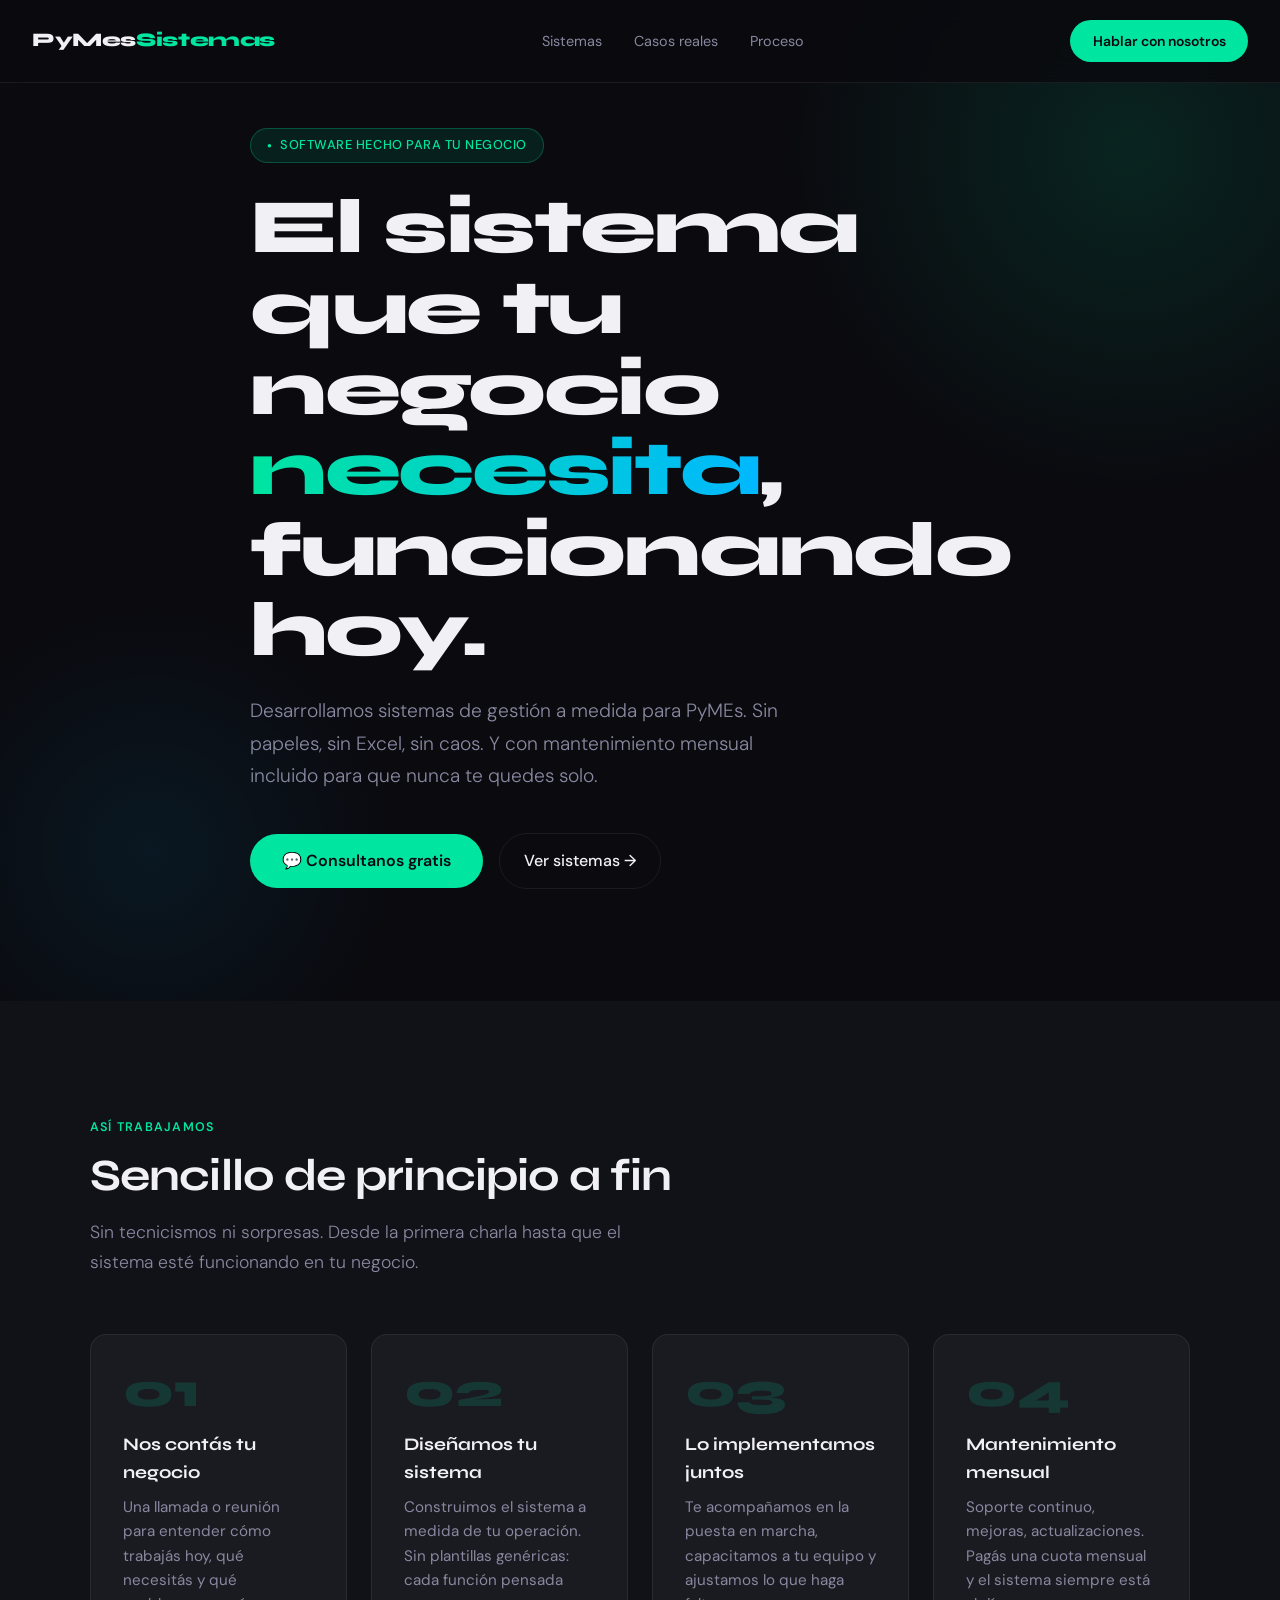
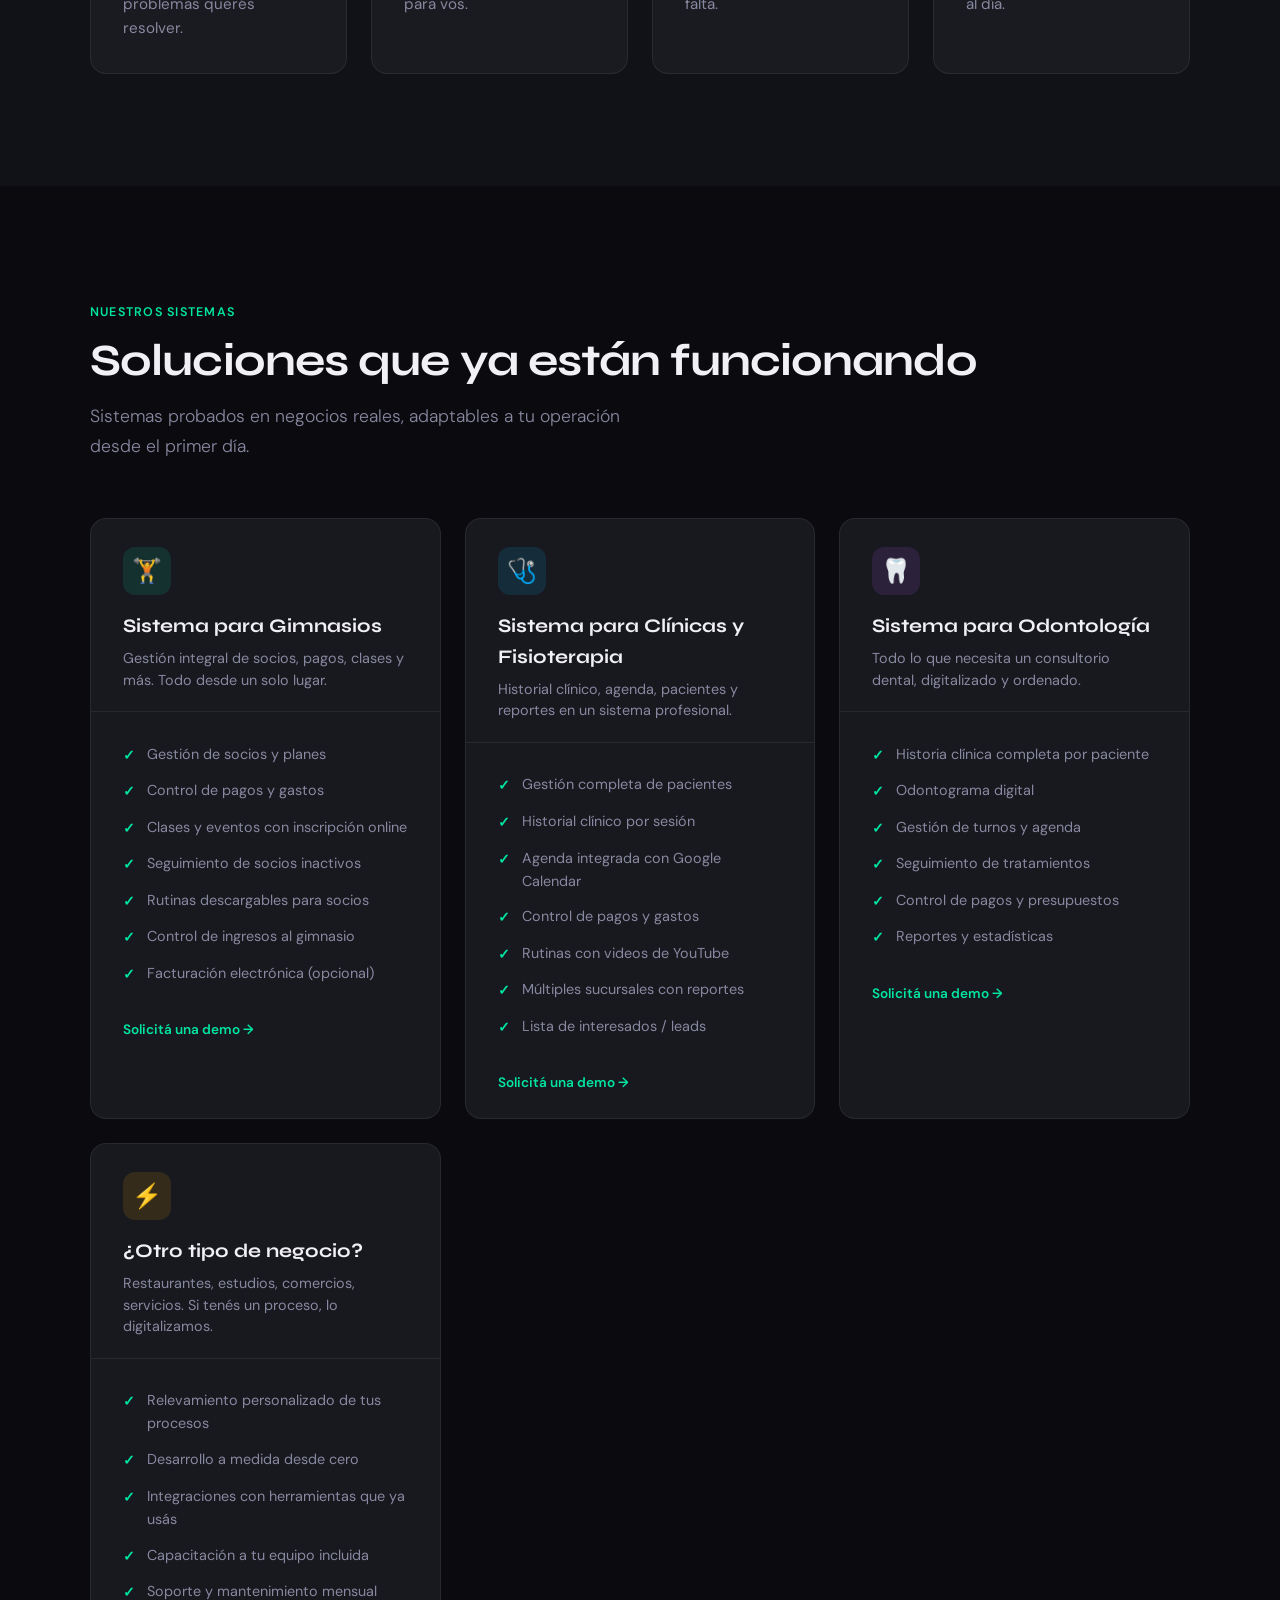
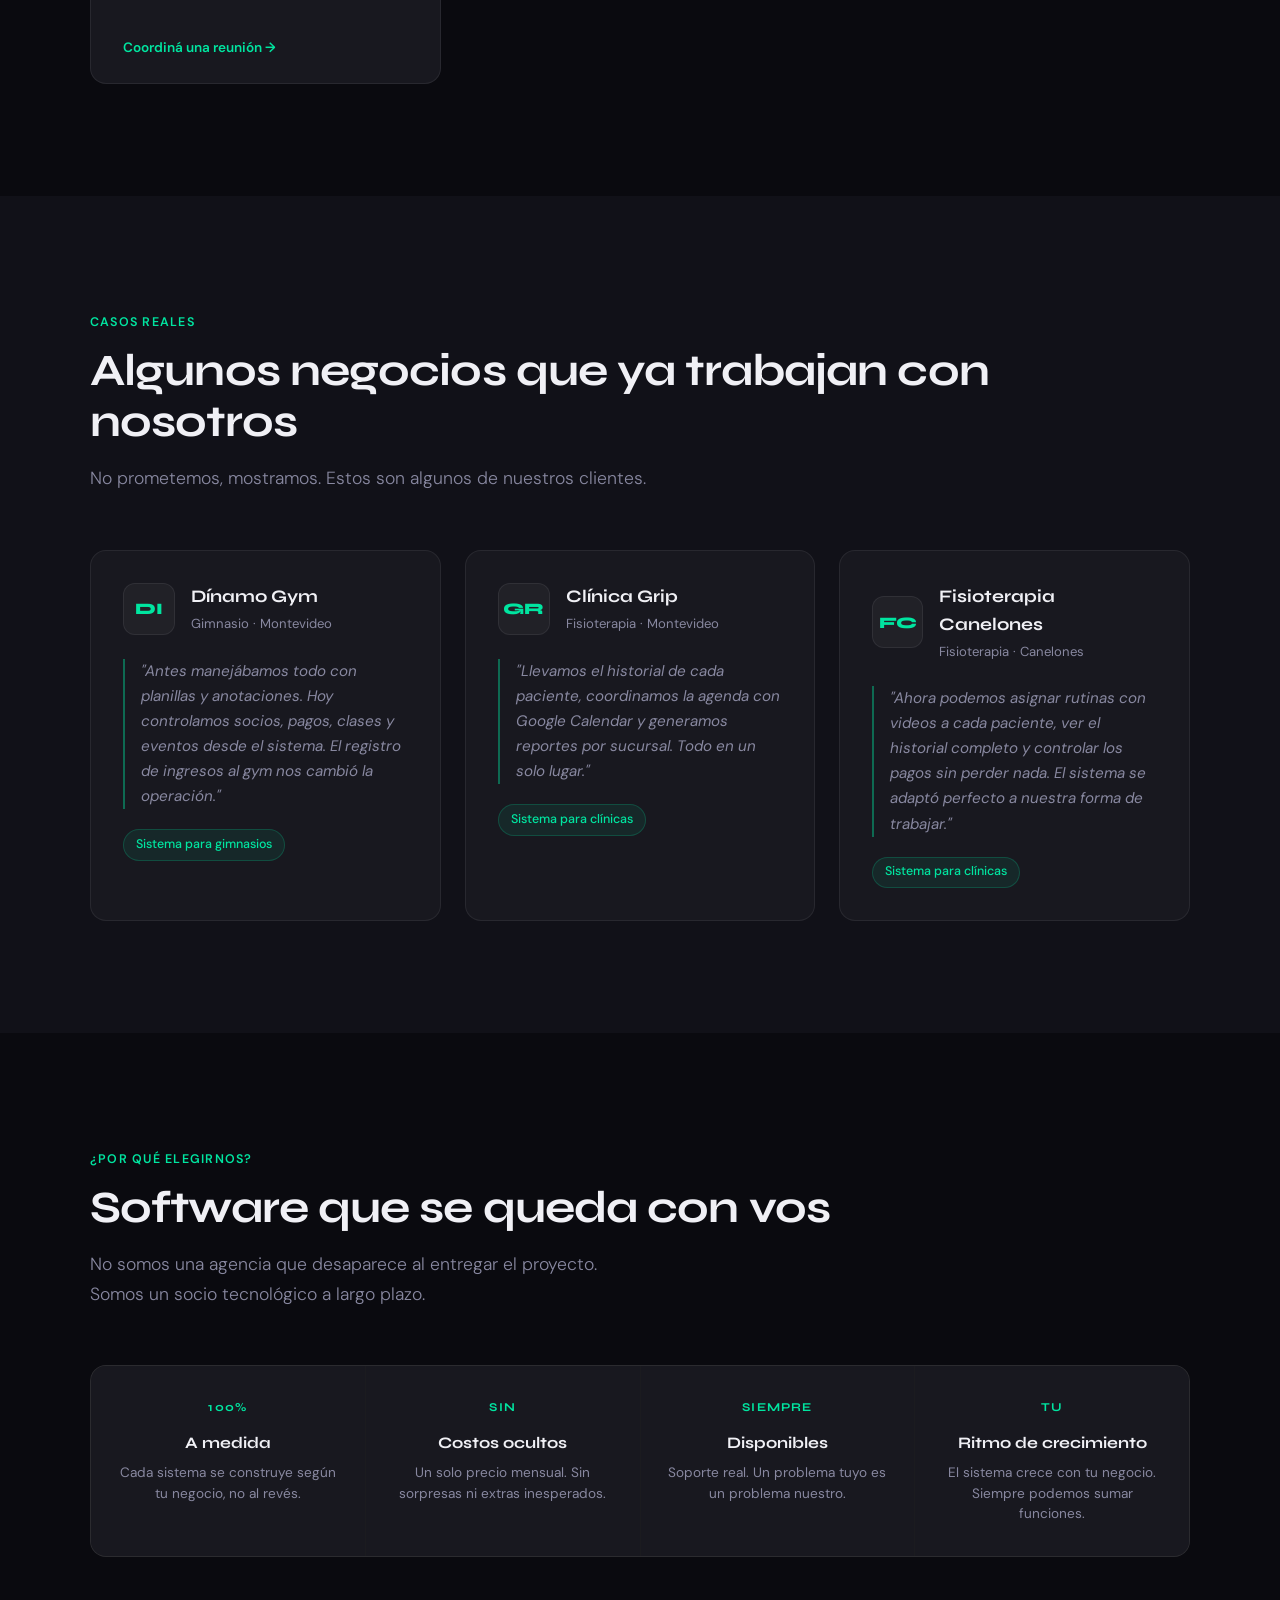
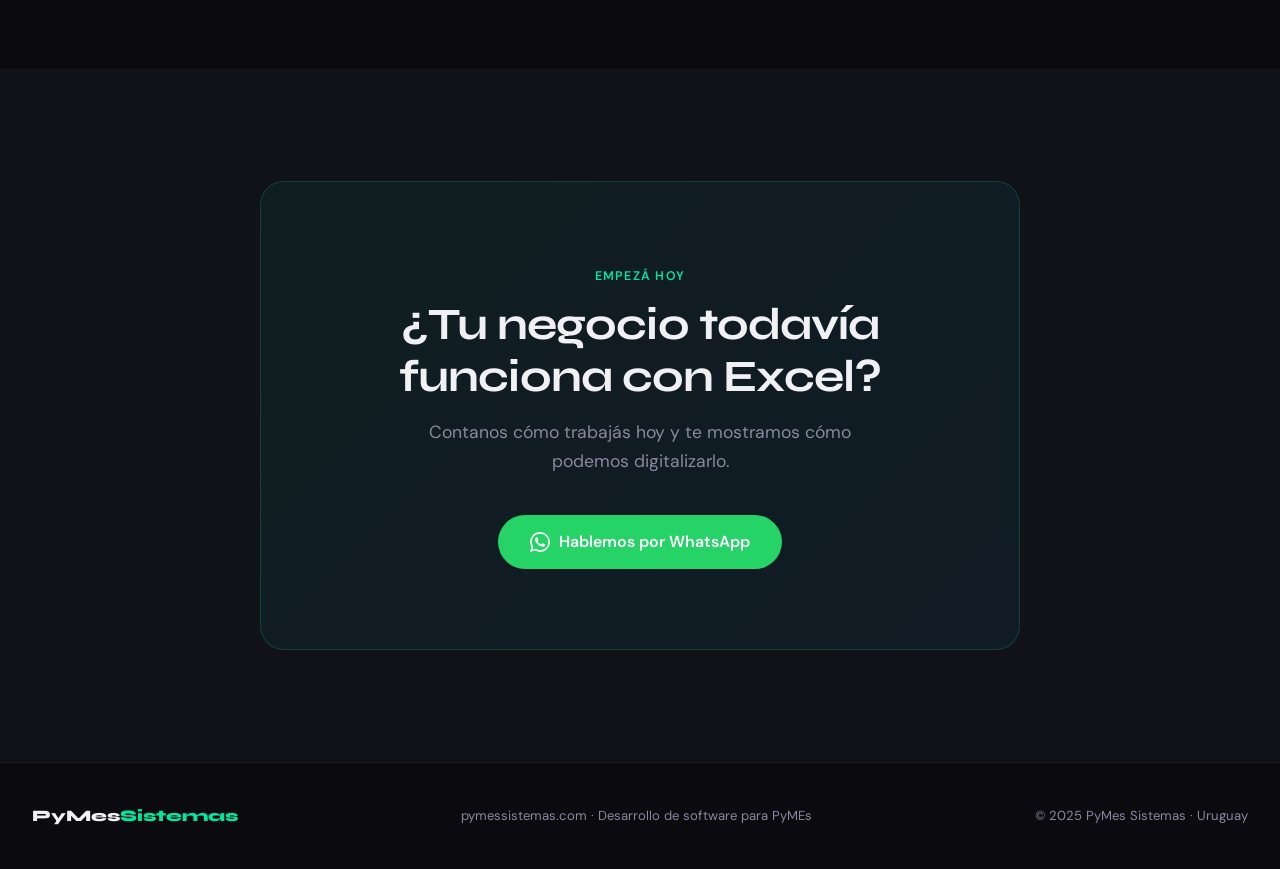
<file: indexSistemasPage.html>
<!DOCTYPE html>
<html lang="es">
<head>
<meta charset="UTF-8">
<meta name="viewport" content="width=device-width, initial-scale=1.0">
<title>PyMes Sistemas | Software a medida con mantenimiento incluido</title>
<meta name="description" content="Desarrollamos sistemas de gestión personalizados para tu negocio. Gimnasios, clínicas, consultorios y más. Con mantenimiento mensual incluido.">
<link rel="preconnect" href="https://fonts.googleapis.com">
<link rel="preconnect" href="https://fonts.gstatic.com" crossorigin>
<link href="https://fonts.googleapis.com/css2?family=Syne:wght@400;600;700;800&family=DM+Sans:ital,opsz,wght@0,9..40,300;0,9..40,400;0,9..40,500;1,9..40,300&display=swap" rel="stylesheet">
<style>
  *, *::before, *::after { box-sizing: border-box; margin: 0; padding: 0; }

  :root {
    --bg: #0a0a0f;
    --bg2: #111118;
    --bg3: #18181f;
    --accent: #00e5a0;
    --accent2: #00b8ff;
    --text: #f0f0f5;
    --muted: #8888a0;
    --border: rgba(255,255,255,0.07);
    --card-bg: rgba(255,255,255,0.04);
    --radius: 16px;
    --font-head: 'Syne', sans-serif;
    --font-body: 'DM Sans', sans-serif;
  }

  html { scroll-behavior: smooth; }

  body {
    background: var(--bg);
    color: var(--text);
    font-family: var(--font-body);
    font-size: 16px;
    line-height: 1.6;
    overflow-x: hidden;
  }

  /* ── NAV ── */
  nav {
    position: fixed; top: 0; left: 0; right: 0; z-index: 100;
    display: flex; align-items: center; justify-content: space-between;
    padding: 1.25rem 2rem;
    background: rgba(10,10,15,0.85);
    backdrop-filter: blur(12px);
    border-bottom: 1px solid var(--border);
  }
  .nav-logo {
    font-family: var(--font-head);
    font-weight: 800;
    font-size: 1.2rem;
    letter-spacing: -0.02em;
    color: var(--text);
    text-decoration: none;
  }
  .nav-logo span { color: var(--accent); }
  .nav-links { display: flex; gap: 2rem; list-style: none; }
  .nav-links a {
    color: var(--muted);
    text-decoration: none;
    font-size: 0.9rem;
    font-weight: 400;
    transition: color 0.2s;
  }
  .nav-links a:hover { color: var(--text); }
  .nav-cta {
    background: var(--accent);
    color: #0a0a0f;
    font-family: var(--font-body);
    font-weight: 600;
    font-size: 0.875rem;
    padding: 0.6rem 1.4rem;
    border-radius: 100px;
    text-decoration: none;
    transition: opacity 0.2s, transform 0.2s;
  }
  .nav-cta:hover { opacity: 0.88; transform: translateY(-1px); }

  /* ── SECTIONS ── */
  section { padding: 7rem 2rem; }
  .container { max-width: 1100px; margin: 0 auto; }

  /* ── HERO ── */
  #hero {
    min-height: 100vh;
    display: flex; align-items: center;
    padding-top: 8rem;
    position: relative;
    overflow: hidden;
  }
  .hero-glow {
    position: absolute;
    width: 700px; height: 700px;
    border-radius: 50%;
    background: radial-gradient(circle, rgba(0,229,160,0.12) 0%, transparent 70%);
    top: -200px; right: -200px;
    pointer-events: none;
  }
  .hero-glow2 {
    position: absolute;
    width: 500px; height: 500px;
    border-radius: 50%;
    background: radial-gradient(circle, rgba(0,184,255,0.08) 0%, transparent 70%);
    bottom: -100px; left: -100px;
    pointer-events: none;
  }
  .hero-tag {
    display: inline-flex; align-items: center; gap: 0.5rem;
    background: rgba(0,229,160,0.1);
    border: 1px solid rgba(0,229,160,0.25);
    color: var(--accent);
    font-size: 0.8rem;
    font-weight: 500;
    padding: 0.4rem 1rem;
    border-radius: 100px;
    margin-bottom: 1.5rem;
    letter-spacing: 0.04em;
    text-transform: uppercase;
  }
  .hero-tag::before { content: '●'; font-size: 0.5rem; }
  h1 {
    font-family: var(--font-head);
    font-weight: 800;
    font-size: clamp(2.8rem, 6vw, 5rem);
    line-height: 1.05;
    letter-spacing: -0.03em;
    margin-bottom: 1.5rem;
    max-width: 780px;
  }
  h1 em {
    font-style: normal;
    background: linear-gradient(90deg, var(--accent), var(--accent2));
    -webkit-background-clip: text;
    -webkit-text-fill-color: transparent;
    background-clip: text;
  }
  .hero-sub {
    font-size: 1.2rem;
    color: var(--muted);
    max-width: 560px;
    margin-bottom: 2.5rem;
    font-weight: 300;
    line-height: 1.7;
  }
  .hero-actions { display: flex; gap: 1rem; flex-wrap: wrap; align-items: center; }
  .btn-primary {
    display: inline-flex; align-items: center; gap: 0.5rem;
    background: var(--accent);
    color: #0a0a0f;
    font-family: var(--font-body);
    font-weight: 600;
    font-size: 1rem;
    padding: 0.9rem 2rem;
    border-radius: 100px;
    text-decoration: none;
    transition: opacity 0.2s, transform 0.2s;
  }
  .btn-primary:hover { opacity: 0.88; transform: translateY(-2px); }
  .btn-secondary {
    display: inline-flex; align-items: center; gap: 0.5rem;
    color: var(--text);
    font-weight: 500;
    font-size: 1rem;
    text-decoration: none;
    padding: 0.9rem 1.5rem;
    border-radius: 100px;
    border: 1px solid var(--border);
    transition: border-color 0.2s, background 0.2s;
  }
  .btn-secondary:hover { border-color: rgba(255,255,255,0.2); background: var(--card-bg); }
  .hero-stats {
    display: flex; gap: 3rem;
    margin-top: 4rem;
    padding-top: 2.5rem;
    border-top: 1px solid var(--border);
    flex-wrap: wrap;
  }
  .hero-stat-num {
    font-family: var(--font-head);
    font-size: 2rem;
    font-weight: 700;
    color: var(--accent);
  }
  .hero-stat-label { font-size: 0.85rem; color: var(--muted); margin-top: 0.2rem; }

  /* ── SECTION TITLES ── */
  .section-tag {
    display: inline-block;
    color: var(--accent);
    font-size: 0.78rem;
    font-weight: 600;
    letter-spacing: 0.1em;
    text-transform: uppercase;
    margin-bottom: 0.75rem;
  }
  h2 {
    font-family: var(--font-head);
    font-weight: 700;
    font-size: clamp(1.8rem, 3.5vw, 2.8rem);
    letter-spacing: -0.02em;
    line-height: 1.15;
    margin-bottom: 1rem;
  }
  .section-sub {
    color: var(--muted);
    font-size: 1.1rem;
    max-width: 560px;
    line-height: 1.7;
    font-weight: 300;
  }

  /* ── HOW IT WORKS ── */
  #como-funciona { background: var(--bg2); }
  .steps {
    display: grid;
    grid-template-columns: repeat(auto-fit, minmax(240px, 1fr));
    gap: 1.5rem;
    margin-top: 3.5rem;
  }
  .step {
    background: var(--card-bg);
    border: 1px solid var(--border);
    border-radius: var(--radius);
    padding: 2rem;
    position: relative;
    transition: border-color 0.3s;
  }
  .step:hover { border-color: rgba(0,229,160,0.3); }
  .step-num {
    font-family: var(--font-head);
    font-size: 3rem;
    font-weight: 800;
    color: rgba(0,229,160,0.15);
    line-height: 1;
    margin-bottom: 1rem;
  }
  .step h3 {
    font-family: var(--font-head);
    font-size: 1.1rem;
    font-weight: 700;
    margin-bottom: 0.5rem;
  }
  .step p { color: var(--muted); font-size: 0.95rem; line-height: 1.6; }

  /* ── SISTEMAS ── */
  #sistemas { background: var(--bg); }
  .sistemas-grid {
    display: grid;
    grid-template-columns: repeat(auto-fit, minmax(320px, 1fr));
    gap: 1.5rem;
    margin-top: 3.5rem;
  }
  .sistema-card {
    background: var(--bg3);
    border: 1px solid var(--border);
    border-radius: var(--radius);
    overflow: hidden;
    transition: transform 0.3s, border-color 0.3s;
  }
  .sistema-card:hover { transform: translateY(-4px); border-color: rgba(0,229,160,0.2); }
  .sistema-card-header {
    padding: 1.75rem 2rem 1.25rem;
    border-bottom: 1px solid var(--border);
  }
  .sistema-icon {
    width: 48px; height: 48px;
    border-radius: 12px;
    display: flex; align-items: center; justify-content: center;
    font-size: 1.5rem;
    margin-bottom: 1rem;
  }
  .icon-gym { background: rgba(0,229,160,0.12); }
  .icon-salud { background: rgba(0,184,255,0.12); }
  .icon-odonto { background: rgba(180,100,255,0.12); }
  .icon-custom { background: rgba(255,180,0,0.12); }
  .sistema-card h3 {
    font-family: var(--font-head);
    font-size: 1.2rem;
    font-weight: 700;
    margin-bottom: 0.4rem;
  }
  .sistema-card .desc { color: var(--muted); font-size: 0.9rem; line-height: 1.5; }
  .sistema-card-features { padding: 1.5rem 2rem; }
  .feature-list { list-style: none; }
  .feature-list li {
    display: flex; align-items: flex-start; gap: 0.75rem;
    font-size: 0.9rem;
    color: var(--muted);
    padding: 0.4rem 0;
  }
  .feature-list li::before {
    content: '✓';
    color: var(--accent);
    font-weight: 700;
    font-size: 0.85rem;
    margin-top: 2px;
    flex-shrink: 0;
  }
  .sistema-demo-link {
    display: inline-flex; align-items: center; gap: 0.4rem;
    color: var(--accent);
    font-size: 0.85rem;
    font-weight: 600;
    text-decoration: none;
    margin: 0 2rem 1.5rem;
    transition: gap 0.2s;
  }
  .sistema-demo-link:hover { gap: 0.7rem; }

  /* ── CASOS DE EXITO ── */
  #casos { background: var(--bg2); }
  .casos-grid {
    display: grid;
    grid-template-columns: repeat(auto-fit, minmax(300px, 1fr));
    gap: 1.5rem;
    margin-top: 3.5rem;
  }
  .caso-card {
    background: var(--bg3);
    border: 1px solid var(--border);
    border-radius: var(--radius);
    padding: 2rem;
  }
  .caso-header { display: flex; align-items: center; gap: 1rem; margin-bottom: 1.5rem; }
  .caso-logo {
    width: 52px; height: 52px;
    border-radius: 12px;
    background: var(--card-bg);
    border: 1px solid var(--border);
    display: flex; align-items: center; justify-content: center;
    font-family: var(--font-head);
    font-weight: 800;
    font-size: 1rem;
    color: var(--accent);
  }
  .caso-name { font-family: var(--font-head); font-weight: 700; font-size: 1.1rem; }
  .caso-type { color: var(--muted); font-size: 0.82rem; margin-top: 2px; }
  .caso-quote {
    color: var(--muted);
    font-size: 0.95rem;
    line-height: 1.65;
    font-style: italic;
    padding-left: 1rem;
    border-left: 2px solid rgba(0,229,160,0.4);
    margin-bottom: 1.25rem;
  }
  .caso-tag {
    display: inline-block;
    background: rgba(0,229,160,0.08);
    border: 1px solid rgba(0,229,160,0.2);
    color: var(--accent);
    font-size: 0.78rem;
    padding: 0.3rem 0.75rem;
    border-radius: 100px;
    font-weight: 500;
  }

  /* ── PROCESO ── */
  #proceso { background: var(--bg); }
  .proceso-grid {
    display: grid;
    grid-template-columns: repeat(auto-fit, minmax(200px, 1fr));
    gap: 1px;
    border: 1px solid var(--border);
    border-radius: var(--radius);
    overflow: hidden;
    margin-top: 3.5rem;
    background: var(--border);
  }
  .proceso-item {
    background: var(--bg3);
    padding: 2rem 1.5rem;
    text-align: center;
  }
  .proceso-num {
    font-family: var(--font-head);
    font-size: 0.75rem;
    color: var(--accent);
    font-weight: 700;
    letter-spacing: 0.1em;
    margin-bottom: 0.75rem;
  }
  .proceso-item h3 { font-family: var(--font-head); font-size: 1rem; font-weight: 700; margin-bottom: 0.5rem; }
  .proceso-item p { color: var(--muted); font-size: 0.85rem; line-height: 1.5; }

  /* ── CTA FINAL ── */
  #contacto {
    background: var(--bg2);
    text-align: center;
  }
  .cta-box {
    background: linear-gradient(135deg, rgba(0,229,160,0.06) 0%, rgba(0,184,255,0.06) 100%);
    border: 1px solid rgba(0,229,160,0.2);
    border-radius: 24px;
    padding: 5rem 3rem;
    max-width: 760px;
    margin: 0 auto;
  }
  .cta-box h2 { margin-bottom: 1rem; }
  .cta-box p { color: var(--muted); font-size: 1.1rem; margin-bottom: 2.5rem; max-width: 500px; margin-left: auto; margin-right: auto; }
  .cta-actions { display: flex; gap: 1rem; justify-content: center; flex-wrap: wrap; }
  .btn-whatsapp {
    display: inline-flex; align-items: center; gap: 0.6rem;
    background: #25D366;
    color: white;
    font-family: var(--font-body);
    font-weight: 600;
    font-size: 1rem;
    padding: 0.9rem 2rem;
    border-radius: 100px;
    text-decoration: none;
    transition: opacity 0.2s, transform 0.2s;
  }
  .btn-whatsapp:hover { opacity: 0.88; transform: translateY(-2px); }
  .btn-email {
    display: inline-flex; align-items: center; gap: 0.6rem;
    color: var(--text);
    font-weight: 500;
    font-size: 1rem;
    padding: 0.9rem 1.75rem;
    border-radius: 100px;
    border: 1px solid var(--border);
    text-decoration: none;
    transition: border-color 0.2s, background 0.2s;
  }
  .btn-email:hover { border-color: rgba(255,255,255,0.2); background: var(--card-bg); }

  /* ── FOOTER ── */
  footer {
    background: var(--bg);
    border-top: 1px solid var(--border);
    padding: 2.5rem 2rem;
    display: flex;
    align-items: center;
    justify-content: space-between;
    flex-wrap: wrap;
    gap: 1rem;
  }
  footer .logo {
    font-family: var(--font-head);
    font-weight: 800;
    font-size: 1rem;
    color: var(--text);
  }
  footer .logo span { color: var(--accent); }
  footer p { color: var(--muted); font-size: 0.82rem; }

  /* ── ANIMATIONS ── */
  @keyframes fadeUp {
    from { opacity: 0; transform: translateY(24px); }
    to { opacity: 1; transform: translateY(0); }
  }
  .fade-up { opacity: 0; animation: fadeUp 0.7s ease forwards; }
  .delay-1 { animation-delay: 0.1s; }
  .delay-2 { animation-delay: 0.22s; }
  .delay-3 { animation-delay: 0.34s; }
  .delay-4 { animation-delay: 0.46s; }
  .delay-5 { animation-delay: 0.58s; }

  /* ── HAMBURGER ── */
  .hamburger { display: none; background: none; border: none; cursor: pointer; padding: 4px; }
  .hamburger span {
    display: block; width: 22px; height: 2px;
    background: var(--text); border-radius: 2px;
    margin: 5px 0; transition: all 0.3s;
  }

  @media (max-width: 768px) {
    nav { padding: 1rem 1.25rem; }
    .nav-links { display: none; }
    .hamburger { display: block; }
    section { padding: 5rem 1.25rem; }
    .hero-stats { gap: 1.5rem; }
    .cta-box { padding: 3rem 1.5rem; }
    footer { flex-direction: column; text-align: center; }
  }
</style>
</head>
<body>

<!-- NAV -->
<nav>
  <a href="#" class="nav-logo">PyMes<span>Sistemas</span></a>
  <ul class="nav-links">
    <li><a href="#sistemas">Sistemas</a></li>
    <li><a href="#casos">Casos reales</a></li>
    <li><a href="#proceso">Proceso</a></li>
  </ul>
  <a href="https://wa.me/59897323916?text=Hola,%20quiero%20saber%20más%20sobre%20sus%20sistemas" class="nav-cta" target="_blank">Hablar con nosotros</a>
  <button class="hamburger" aria-label="Menú">
    <span></span><span></span><span></span>
  </button>
</nav>

<!-- HERO -->
<section id="hero">
  <div class="hero-glow"></div>
  <div class="hero-glow2"></div>
  <div class="container">
    <div class="hero-tag fade-up">Software hecho para tu negocio</div>
    <h1 class="fade-up delay-1">El sistema que tu negocio <em>necesita</em>, funcionando hoy.</h1>
    <p class="hero-sub fade-up delay-2">
      Desarrollamos sistemas de gestión a medida para PyMEs. Sin papeles, sin Excel, sin caos. Y con mantenimiento mensual incluido para que nunca te quedes solo.
    </p>
    <div class="hero-actions fade-up delay-3">
      <a href="https://wa.me/59897323916?text=Hola,%20quiero%20saber%20más%20sobre%20sus%20sistemas" class="btn-primary" target="_blank">
        💬 Consultanos gratis
      </a>
      <a href="#sistemas" class="btn-secondary">Ver sistemas →</a>
    </div>
  </div>
</section>

<!-- CÓMO FUNCIONA -->
<section id="como-funciona">
  <div class="container">
    <div class="section-tag">Así trabajamos</div>
    <h2>Sencillo de principio a fin</h2>
    <p class="section-sub">Sin tecnicismos ni sorpresas. Desde la primera charla hasta que el sistema esté funcionando en tu negocio.</p>
    <div class="steps">
      <div class="step">
        <div class="step-num">01</div>
        <h3>Nos contás tu negocio</h3>
        <p>Una llamada o reunión para entender cómo trabajás hoy, qué necesitás y qué problemas querés resolver.</p>
      </div>
      <div class="step">
        <div class="step-num">02</div>
        <h3>Diseñamos tu sistema</h3>
        <p>Construimos el sistema a medida de tu operación. Sin plantillas genéricas: cada función pensada para vos.</p>
      </div>
      <div class="step">
        <div class="step-num">03</div>
        <h3>Lo implementamos juntos</h3>
        <p>Te acompañamos en la puesta en marcha, capacitamos a tu equipo y ajustamos lo que haga falta.</p>
      </div>
      <div class="step">
        <div class="step-num">04</div>
        <h3>Mantenimiento mensual</h3>
        <p>Soporte continuo, mejoras, actualizaciones. Pagás una cuota mensual y el sistema siempre está al día.</p>
      </div>
    </div>
  </div>
</section>

<!-- SISTEMAS -->
<section id="sistemas">
  <div class="container">
    <div class="section-tag">Nuestros sistemas</div>
    <h2>Soluciones que ya están funcionando</h2>
    <p class="section-sub">Sistemas probados en negocios reales, adaptables a tu operación desde el primer día.</p>
    <div class="sistemas-grid">

      <!-- GYM -->
      <div class="sistema-card">
        <div class="sistema-card-header">
          <div class="sistema-icon icon-gym">🏋️</div>
          <h3>Sistema para Gimnasios</h3>
          <p class="desc">Gestión integral de socios, pagos, clases y más. Todo desde un solo lugar.</p>
        </div>
        <div class="sistema-card-features">
          <ul class="feature-list">
            <li>Gestión de socios y planes</li>
            <li>Control de pagos y gastos</li>
            <li>Clases y eventos con inscripción online</li>
            <li>Seguimiento de socios inactivos</li>
            <li>Rutinas descargables para socios</li>
            <li>Control de ingresos al gimnasio</li>
            <li>Facturación electrónica (opcional)</li>
          </ul>
        </div>
        <a href="https://wa.me/59897323916?text=Quiero%20una%20demo%20del%20sistema%20para%20gimnasios" class="sistema-demo-link" target="_blank">Solicitá una demo →</a>
      </div>

      <!-- FISIOTERAPIA / CLÍNICAS -->
      <div class="sistema-card">
        <div class="sistema-card-header">
          <div class="sistema-icon icon-salud">🩺</div>
          <h3>Sistema para Clínicas y Fisioterapia</h3>
          <p class="desc">Historial clínico, agenda, pacientes y reportes en un sistema profesional.</p>
        </div>
        <div class="sistema-card-features">
          <ul class="feature-list">
            <li>Gestión completa de pacientes</li>
            <li>Historial clínico por sesión</li>
            <li>Agenda integrada con Google Calendar</li>
            <li>Control de pagos y gastos</li>
            <li>Rutinas con videos de YouTube</li>
            <li>Múltiples sucursales con reportes</li>
            <li>Lista de interesados / leads</li>
          </ul>
        </div>
        <a href="https://wa.me/59897323916?text=Quiero%20una%20demo%20del%20sistema%20para%20cl%C3%ADnicas" class="sistema-demo-link" target="_blank">Solicitá una demo →</a>
      </div>

      <!-- ODONTOLOGÍA -->
      <div class="sistema-card">
        <div class="sistema-card-header">
          <div class="sistema-icon icon-odonto">🦷</div>
          <h3>Sistema para Odontología</h3>
          <p class="desc">Todo lo que necesita un consultorio dental, digitalizado y ordenado.</p>
        </div>
        <div class="sistema-card-features">
          <ul class="feature-list">
            <li>Historia clínica completa por paciente</li>
            <li>Odontograma digital</li>
            <li>Gestión de turnos y agenda</li>
            <li>Seguimiento de tratamientos</li>
            <li>Control de pagos y presupuestos</li>
            <li>Reportes y estadísticas</li>
          </ul>
        </div>
        <a href="https://wa.me/59897323916?text=Quiero%20una%20demo%20del%20sistema%20para%20cl%C3%ADnicas" class="sistema-demo-link" target="_blank">Solicitá una demo →</a>
      </div>

      <!-- A MEDIDA -->
      <div class="sistema-card">
        <div class="sistema-card-header">
          <div class="sistema-icon icon-custom">⚡</div>
          <h3>¿Otro tipo de negocio?</h3>
          <p class="desc">Restaurantes, estudios, comercios, servicios. Si tenés un proceso, lo digitalizamos.</p>
        </div>
        <div class="sistema-card-features">
          <ul class="feature-list">
            <li>Relevamiento personalizado de tus procesos</li>
            <li>Desarrollo a medida desde cero</li>
            <li>Integraciones con herramientas que ya usás</li>
            <li>Capacitación a tu equipo incluida</li>
            <li>Soporte y mantenimiento mensual</li>
          </ul>
        </div>
        <a href="https://wa.me/59897323916?text=Quiero%20coordinar%20una%20reuni%C3%B3n" class="sistema-demo-link" target="_blank">Coordiná una reunión →</a>
      </div>

    </div>
  </div>
</section>

<!-- CASOS DE ÉXITO -->
<section id="casos">
  <div class="container">
    <div class="section-tag">Casos reales</div>
    <h2>Algunos negocios que ya trabajan con nosotros</h2>
    <p class="section-sub">No prometemos, mostramos. Estos son algunos de nuestros clientes.</p>
    <div class="casos-grid">

      <div class="caso-card">
        <div class="caso-header">
          <div class="caso-logo">DI</div>
          <div>
            <div class="caso-name">Dínamo Gym</div>
            <div class="caso-type">Gimnasio · Montevideo</div>
          </div>
        </div>
        <p class="caso-quote">
          "Antes manejábamos todo con planillas y anotaciones. Hoy controlamos socios, pagos, clases y eventos desde el sistema. El registro de ingresos al gym nos cambió la operación."
        </p>
        <span class="caso-tag">Sistema para gimnasios</span>
      </div>

      <div class="caso-card">
        <div class="caso-header">
          <div class="caso-logo">GR</div>
          <div>
            <div class="caso-name">Clínica Grip</div>
            <div class="caso-type">Fisioterapia · Montevideo</div>
          </div>
        </div>
        <p class="caso-quote">
          "Llevamos el historial de cada paciente, coordinamos la agenda con Google Calendar y generamos reportes por sucursal. Todo en un solo lugar."
        </p>
        <span class="caso-tag">Sistema para clínicas</span>
      </div>

      <div class="caso-card">
        <div class="caso-header">
          <div class="caso-logo">FC</div>
          <div>
            <div class="caso-name">Fisioterapia Canelones</div>
            <div class="caso-type">Fisioterapia · Canelones</div>
          </div>
        </div>
        <p class="caso-quote">
          "Ahora podemos asignar rutinas con videos a cada paciente, ver el historial completo y controlar los pagos sin perder nada. El sistema se adaptó perfecto a nuestra forma de trabajar."
        </p>
        <span class="caso-tag">Sistema para clínicas</span>
      </div>

    </div>
  </div>
</section>

<!-- PROCESO -->
<section id="proceso">
  <div class="container">
    <div class="section-tag">¿Por qué elegirnos?</div>
    <h2>Software que se queda con vos</h2>
    <p class="section-sub">No somos una agencia que desaparece al entregar el proyecto. Somos un socio tecnológico a largo plazo.</p>
    <div class="proceso-grid">
      <div class="proceso-item">
        <div class="proceso-num">100%</div>
        <h3>A medida</h3>
        <p>Cada sistema se construye según tu negocio, no al revés.</p>
      </div>
      <div class="proceso-item">
        <div class="proceso-num">SIN</div>
        <h3>Costos ocultos</h3>
        <p>Un solo precio mensual. Sin sorpresas ni extras inesperados.</p>
      </div>
      <div class="proceso-item">
        <div class="proceso-num">SIEMPRE</div>
        <h3>Disponibles</h3>
        <p>Soporte real. Un problema tuyo es un problema nuestro.</p>
      </div>
      <div class="proceso-item">
        <div class="proceso-num">TU</div>
        <h3>Ritmo de crecimiento</h3>
        <p>El sistema crece con tu negocio. Siempre podemos sumar funciones.</p>
      </div>
    </div>
  </div>
</section>

<!-- CONTACTO / CTA -->
<section id="contacto">
  <div class="container">
    <div class="cta-box">
      <div class="section-tag">Empezá hoy</div>
      <h2>¿Tu negocio todavía funciona con Excel?</h2>
      <p>Contanos cómo trabajás hoy y te mostramos cómo podemos digitalizarlo.</p>
      <div class="cta-actions">
        <a href="https://wa.me/59897323916?text=Hola,%20quiero%20saber%20más%20sobre%20sus%20sistemas" class="btn-whatsapp" target="_blank">
          <svg width="20" height="20" viewBox="0 0 24 24" fill="currentColor"><path d="M17.472 14.382c-.297-.149-1.758-.867-2.03-.967-.273-.099-.471-.148-.67.15-.197.297-.767.966-.94 1.164-.173.199-.347.223-.644.075-.297-.15-1.255-.463-2.39-1.475-.883-.788-1.48-1.761-1.653-2.059-.173-.297-.018-.458.13-.606.134-.133.298-.347.446-.52.149-.174.198-.298.298-.497.099-.198.05-.371-.025-.52-.075-.149-.669-1.612-.916-2.207-.242-.579-.487-.5-.669-.51-.173-.008-.371-.01-.57-.01-.198 0-.52.074-.792.372-.272.297-1.04 1.016-1.04 2.479 0 1.462 1.065 2.875 1.213 3.074.149.198 2.096 3.2 5.077 4.487.709.306 1.262.489 1.694.625.712.227 1.36.195 1.871.118.571-.085 1.758-.719 2.006-1.413.248-.694.248-1.289.173-1.413-.074-.124-.272-.198-.57-.347m-5.421 7.403h-.004a9.87 9.87 0 01-5.031-1.378l-.361-.214-3.741.982.998-3.648-.235-.374a9.86 9.86 0 01-1.51-5.26c.001-5.45 4.436-9.884 9.888-9.884 2.64 0 5.122 1.03 6.988 2.898a9.825 9.825 0 012.893 6.994c-.003 5.45-4.437 9.884-9.885 9.884m8.413-18.297A11.815 11.815 0 0012.05 0C5.495 0 .16 5.335.157 11.892c0 2.096.547 4.142 1.588 5.945L.057 24l6.305-1.654a11.882 11.882 0 005.683 1.448h.005c6.554 0 11.89-5.335 11.893-11.893a11.821 11.821 0 00-3.48-8.413z"/></svg>
          Hablemos por WhatsApp
        </a>
      </div>
    </div>
  </div>
</section>

<!-- FOOTER -->
<footer>
  <div class="logo">PyMes<span>Sistemas</span></div>
  <p>pymessistemas.com · Desarrollo de software para PyMEs</p>
  <p style="color: var(--muted); font-size: 0.82rem;">© 2025 PyMes Sistemas · Uruguay</p>
</footer>

<script>
  const hamburger = document.querySelector('.hamburger');
  const navLinks = document.querySelector('.nav-links');
  hamburger.addEventListener('click', () => {
    const open = navLinks.style.display === 'flex';
    navLinks.style.display = open ? 'none' : 'flex';
    navLinks.style.flexDirection = 'column';
    navLinks.style.position = 'absolute';
    navLinks.style.top = '70px';
    navLinks.style.left = '0'; navLinks.style.right = '0';
    navLinks.style.background = 'rgba(10,10,15,0.97)';
    navLinks.style.padding = '1.5rem 2rem';
    navLinks.style.borderBottom = '1px solid rgba(255,255,255,0.07)';
  });

  const observer = new IntersectionObserver((entries) => {
    entries.forEach(entry => {
      if (entry.isIntersecting) {
        entry.target.style.opacity = '1';
        entry.target.style.transform = 'translateY(0)';
      }
    });
  }, { threshold: 0.1 });

  document.querySelectorAll('.step, .sistema-card, .caso-card, .proceso-item').forEach(el => {
    el.style.opacity = '0';
    el.style.transform = 'translateY(20px)';
    el.style.transition = 'opacity 0.6s ease, transform 0.6s ease';
    observer.observe(el);
  });
</script>
</body>
</html>
</file>
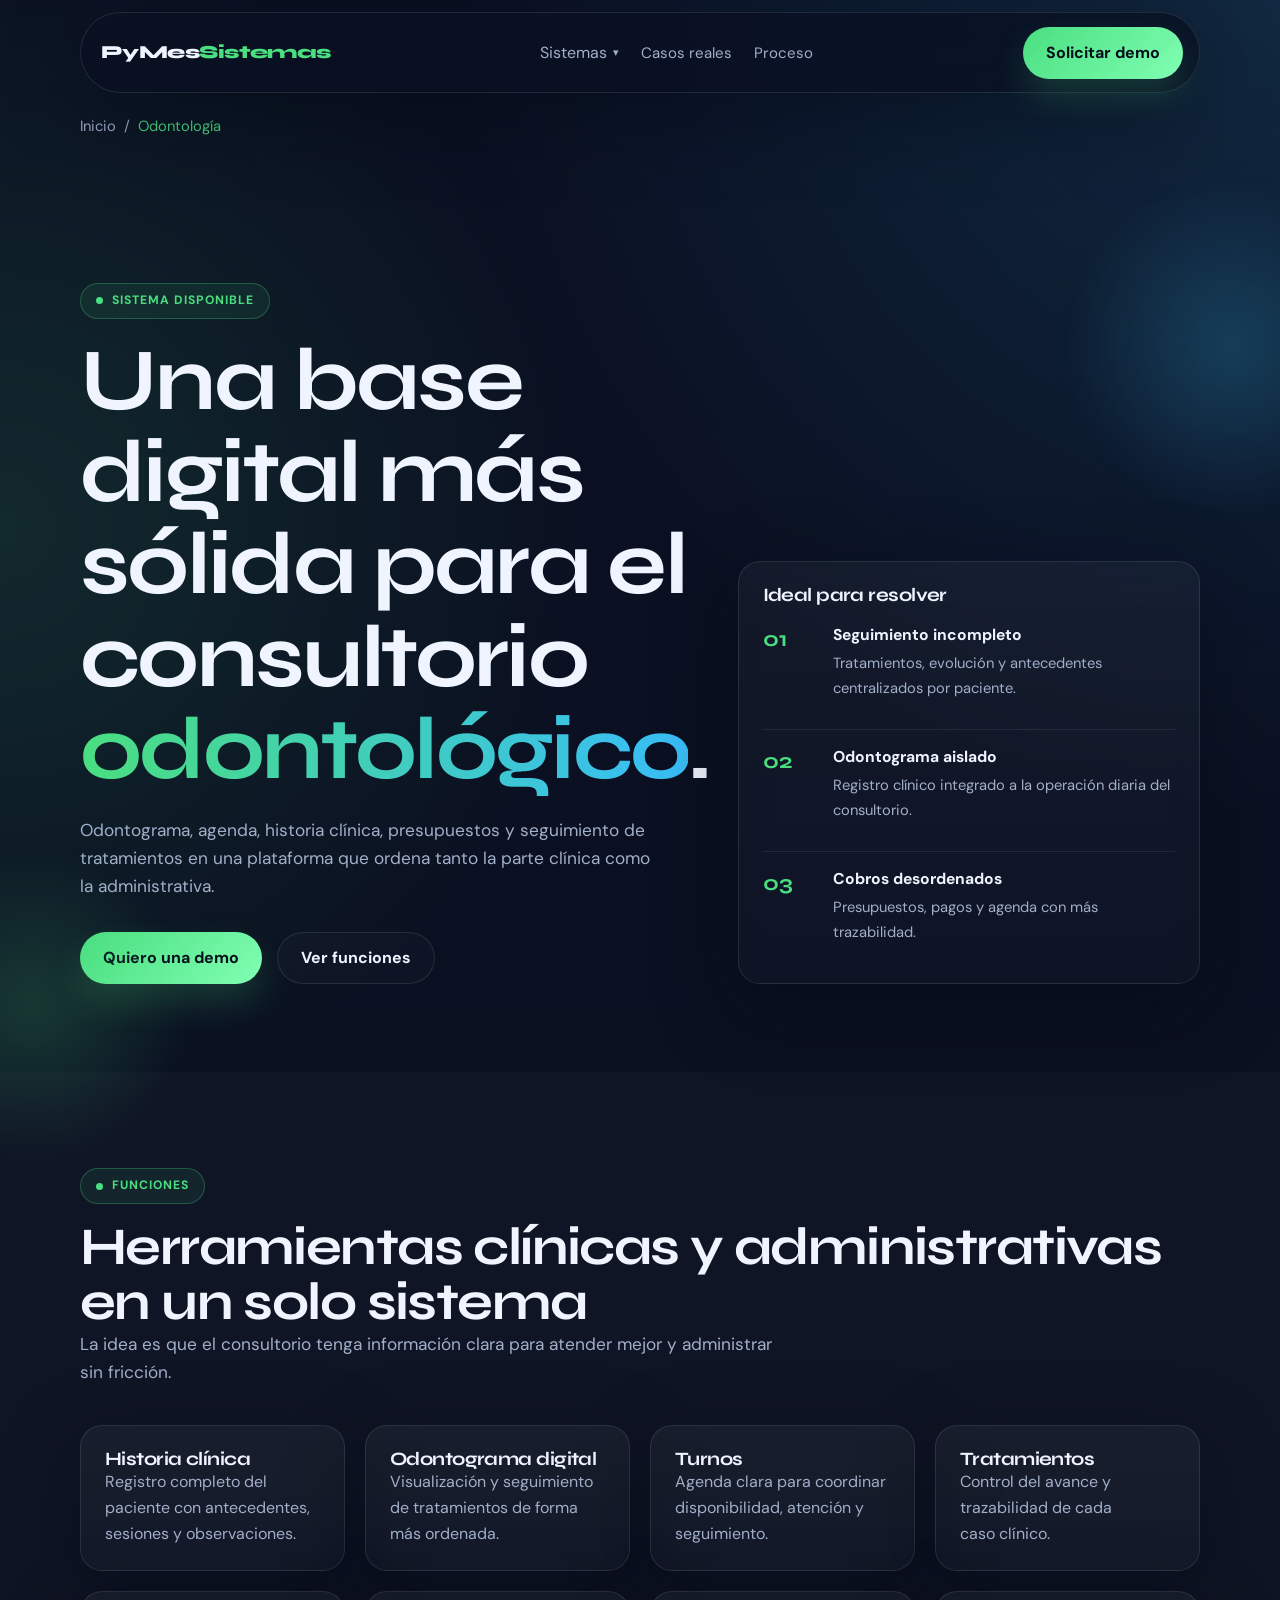
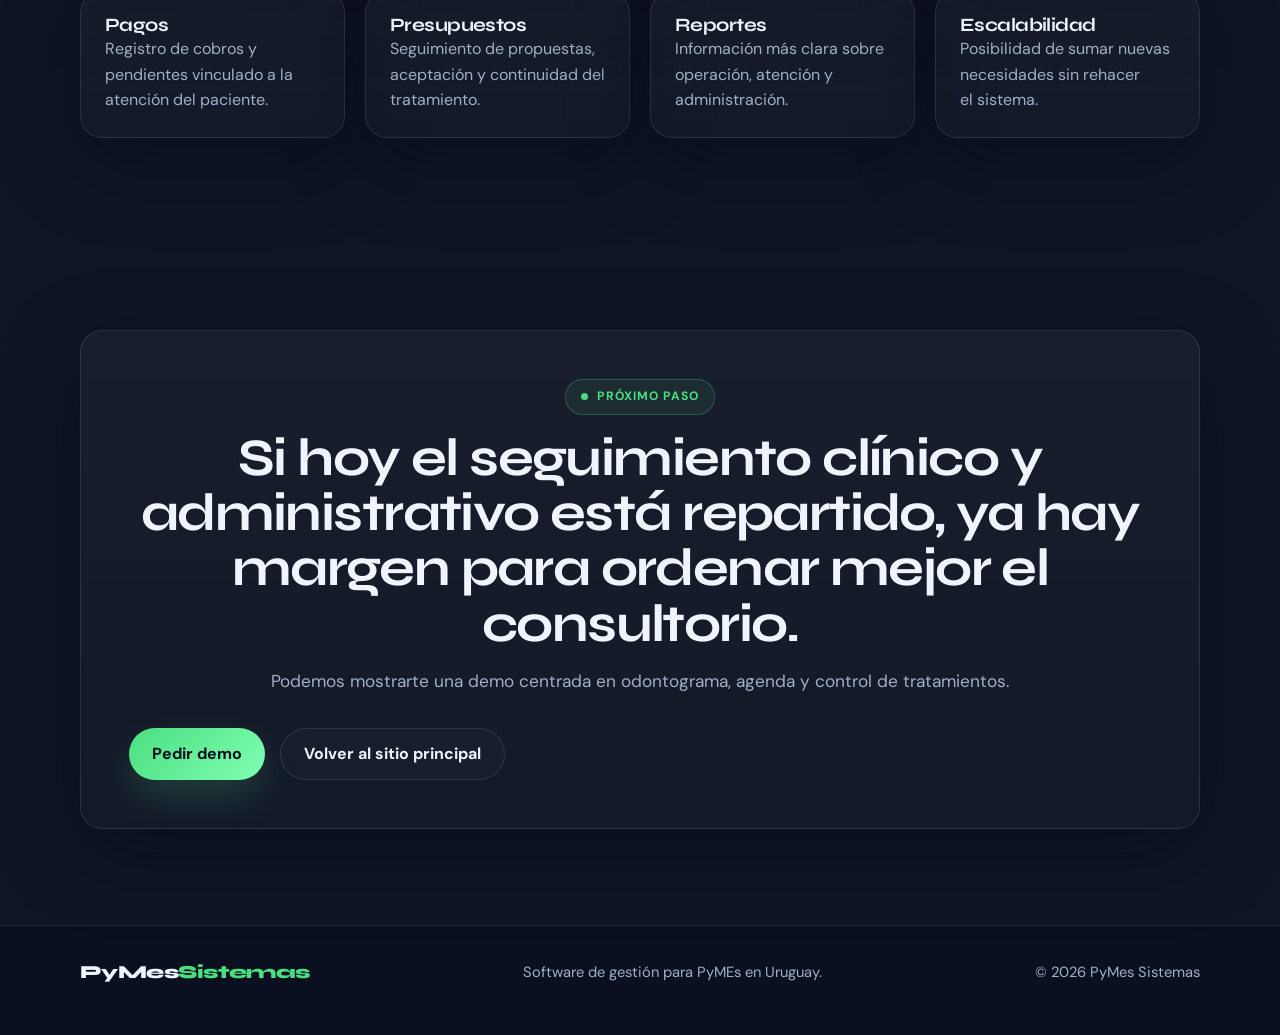
<file: odontologia.html>
<!DOCTYPE html>
<html lang="es">
<head>
  <meta charset="UTF-8">
  <meta name="viewport" content="width=device-width, initial-scale=1.0">
  <title>Software para Odontología en Uruguay | PyMes Sistemas</title>
  <meta name="description" content="Sistema de gestión para consultorios odontológicos en Uruguay. Odontograma digital, historia clínica, agenda, pagos y tratamientos.">
  <link rel="preconnect" href="https://fonts.googleapis.com">
  <link rel="preconnect" href="https://fonts.gstatic.com" crossorigin>
  <link href="https://fonts.googleapis.com/css2?family=Syne:wght@400;600;700;800&family=DM+Sans:wght@300;400;500;700&display=swap" rel="stylesheet">
  <link rel="stylesheet" href="styles.css">
</head>
<body>
  <header class="site-header">
    <div class="container">
      <div class="nav-shell">
        <a class="logo" href="index.html">PyMes<span>Sistemas</span></a>
        <ul class="nav-links">
          <li class="nav-dropdown">
            <button type="button">Sistemas</button>
            <div class="dropdown-menu">
              <a href="gimnasios.html"><span class="dropdown-title">Gimnasios y fitness</span><span class="dropdown-copy">Socios, pagos, clases y acceso.</span></a>
              <a href="clinicas.html"><span class="dropdown-title">Clínicas y fisioterapia</span><span class="dropdown-copy">Agenda y seguimiento clínico.</span></a>
              <a href="odontologia.html"><span class="dropdown-title">Odontología</span><span class="dropdown-copy">Odontograma y tratamientos.</span></a>
              <a href="restaurantes.html"><span class="dropdown-title">Restaurantes</span><span class="dropdown-copy">Pedidos, stock y caja.</span></a>
              <a href="comercios.html"><span class="dropdown-title">Comercios y stock</span><span class="dropdown-copy">Ventas e inventario.</span></a>
              <a href="profesionales.html"><span class="dropdown-title">Servicios profesionales</span><span class="dropdown-copy">Clientes, tareas y facturación.</span></a>
            </div>
          </li>
          <li><a href="index.html#casos">Casos reales</a></li>
          <li><a href="index.html#proceso">Proceso</a></li>
        </ul>
        <a class="button" href="https://wa.me/59897323916?text=Hola,%20quiero%20ver%20el%20sistema%20para%20odontolog%C3%ADa" target="_blank" rel="noreferrer">Solicitar demo</a>
        <button class="nav-toggle" type="button" aria-label="Abrir menú" aria-expanded="false" data-nav-toggle><span></span></button>
      </div>
      <div class="nav-panel" data-nav-panel>
        <nav>
          <a href="index.html">Inicio</a>
          <a href="index.html#casos">Casos reales</a>
          <a href="index.html#contacto">Contacto</a>
        </nav>
        <div class="mobile-group">
          <p class="nav-panel-label">Otros sistemas</p>
          <a href="gimnasios.html">Gimnasios y fitness</a>
          <a href="clinicas.html">Clínicas y fisioterapia</a>
          <a href="restaurantes.html">Restaurantes</a>
          <a href="comercios.html">Comercios y stock</a>
          <a href="profesionales.html">Servicios profesionales</a>
        </div>
      </div>
    </div>
  </header>

  <main>
    <div class="breadcrumb">
      <div class="container">
        <a href="index.html">Inicio</a>
        <span>/</span>
        <span class="current">Odontología</span>
      </div>
    </div>

    <section class="hero">
      <div class="container hero-grid">
        <div class="hero-copy" data-animate>
          <p class="section-tag">Sistema disponible</p>
          <h1>Una base digital más sólida para el consultorio <strong>odontológico</strong>.</h1>
          <p class="lead">Odontograma, agenda, historia clínica, presupuestos y seguimiento de tratamientos en una plataforma que ordena tanto la parte clínica como la administrativa.</p>
          <div class="hero-actions">
            <a class="button" href="https://wa.me/59897323916?text=Hola,%20quiero%20una%20demo%20del%20sistema%20para%20odontolog%C3%ADa" target="_blank" rel="noreferrer">Quiero una demo</a>
            <a class="button-secondary" href="#funciones">Ver funciones</a>
          </div>
        </div>
        <aside class="hero-panel" data-animate>
          <h3>Ideal para resolver</h3>
          <div class="mini-metrics">
            <div class="mini-metric">
              <div class="metric-number">01</div>
              <div class="metric-text"><strong>Seguimiento incompleto</strong><span>Tratamientos, evolución y antecedentes centralizados por paciente.</span></div>
            </div>
            <div class="mini-metric">
              <div class="metric-number">02</div>
              <div class="metric-text"><strong>Odontograma aislado</strong><span>Registro clínico integrado a la operación diaria del consultorio.</span></div>
            </div>
            <div class="mini-metric">
              <div class="metric-number">03</div>
              <div class="metric-text"><strong>Cobros desordenados</strong><span>Presupuestos, pagos y agenda con más trazabilidad.</span></div>
            </div>
          </div>
        </aside>
      </div>
    </section>

    <section class="section alt" id="funciones">
      <div class="container">
        <p class="section-tag">Funciones</p>
        <h2>Herramientas clínicas y administrativas en un solo sistema</h2>
        <p class="section-sub">La idea es que el consultorio tenga información clara para atender mejor y administrar sin fricción.</p>
        <div class="grid-features">
          <article class="card" data-animate><h3>Historia clínica</h3><p>Registro completo del paciente con antecedentes, sesiones y observaciones.</p></article>
          <article class="card" data-animate><h3>Odontograma digital</h3><p>Visualización y seguimiento de tratamientos de forma más ordenada.</p></article>
          <article class="card" data-animate><h3>Turnos</h3><p>Agenda clara para coordinar disponibilidad, atención y seguimiento.</p></article>
          <article class="card" data-animate><h3>Tratamientos</h3><p>Control del avance y trazabilidad de cada caso clínico.</p></article>
          <article class="card" data-animate><h3>Pagos</h3><p>Registro de cobros y pendientes vinculado a la atención del paciente.</p></article>
          <article class="card" data-animate><h3>Presupuestos</h3><p>Seguimiento de propuestas, aceptación y continuidad del tratamiento.</p></article>
          <article class="card" data-animate><h3>Reportes</h3><p>Información más clara sobre operación, atención y administración.</p></article>
          <article class="card" data-animate><h3>Escalabilidad</h3><p>Posibilidad de sumar nuevas necesidades sin rehacer el sistema.</p></article>
        </div>
      </div>
    </section>

    <section class="section alt">
      <div class="container">
        <div class="cta-box" data-animate>
          <p class="section-tag">Próximo paso</p>
          <h2>Si hoy el seguimiento clínico y administrativo está repartido, ya hay margen para ordenar mejor el consultorio.</h2>
          <p class="section-sub">Podemos mostrarte una demo centrada en odontograma, agenda y control de tratamientos.</p>
          <div class="cta-actions">
            <a class="button" href="https://wa.me/59897323916?text=Hola,%20quiero%20una%20demo%20del%20sistema%20para%20odontolog%C3%ADa" target="_blank" rel="noreferrer">Pedir demo</a>
            <a class="button-secondary" href="index.html#contacto">Volver al sitio principal</a>
          </div>
        </div>
      </div>
    </section>
  </main>

  <footer class="site-footer">
    <div class="container">
      <a class="logo" href="index.html">PyMes<span>Sistemas</span></a>
      <p>Software de gestión para PyMEs en Uruguay.</p>
      <p>© 2026 PyMes Sistemas</p>
    </div>
  </footer>

  <script src="site.js"></script>
</body>
</html>
</file>
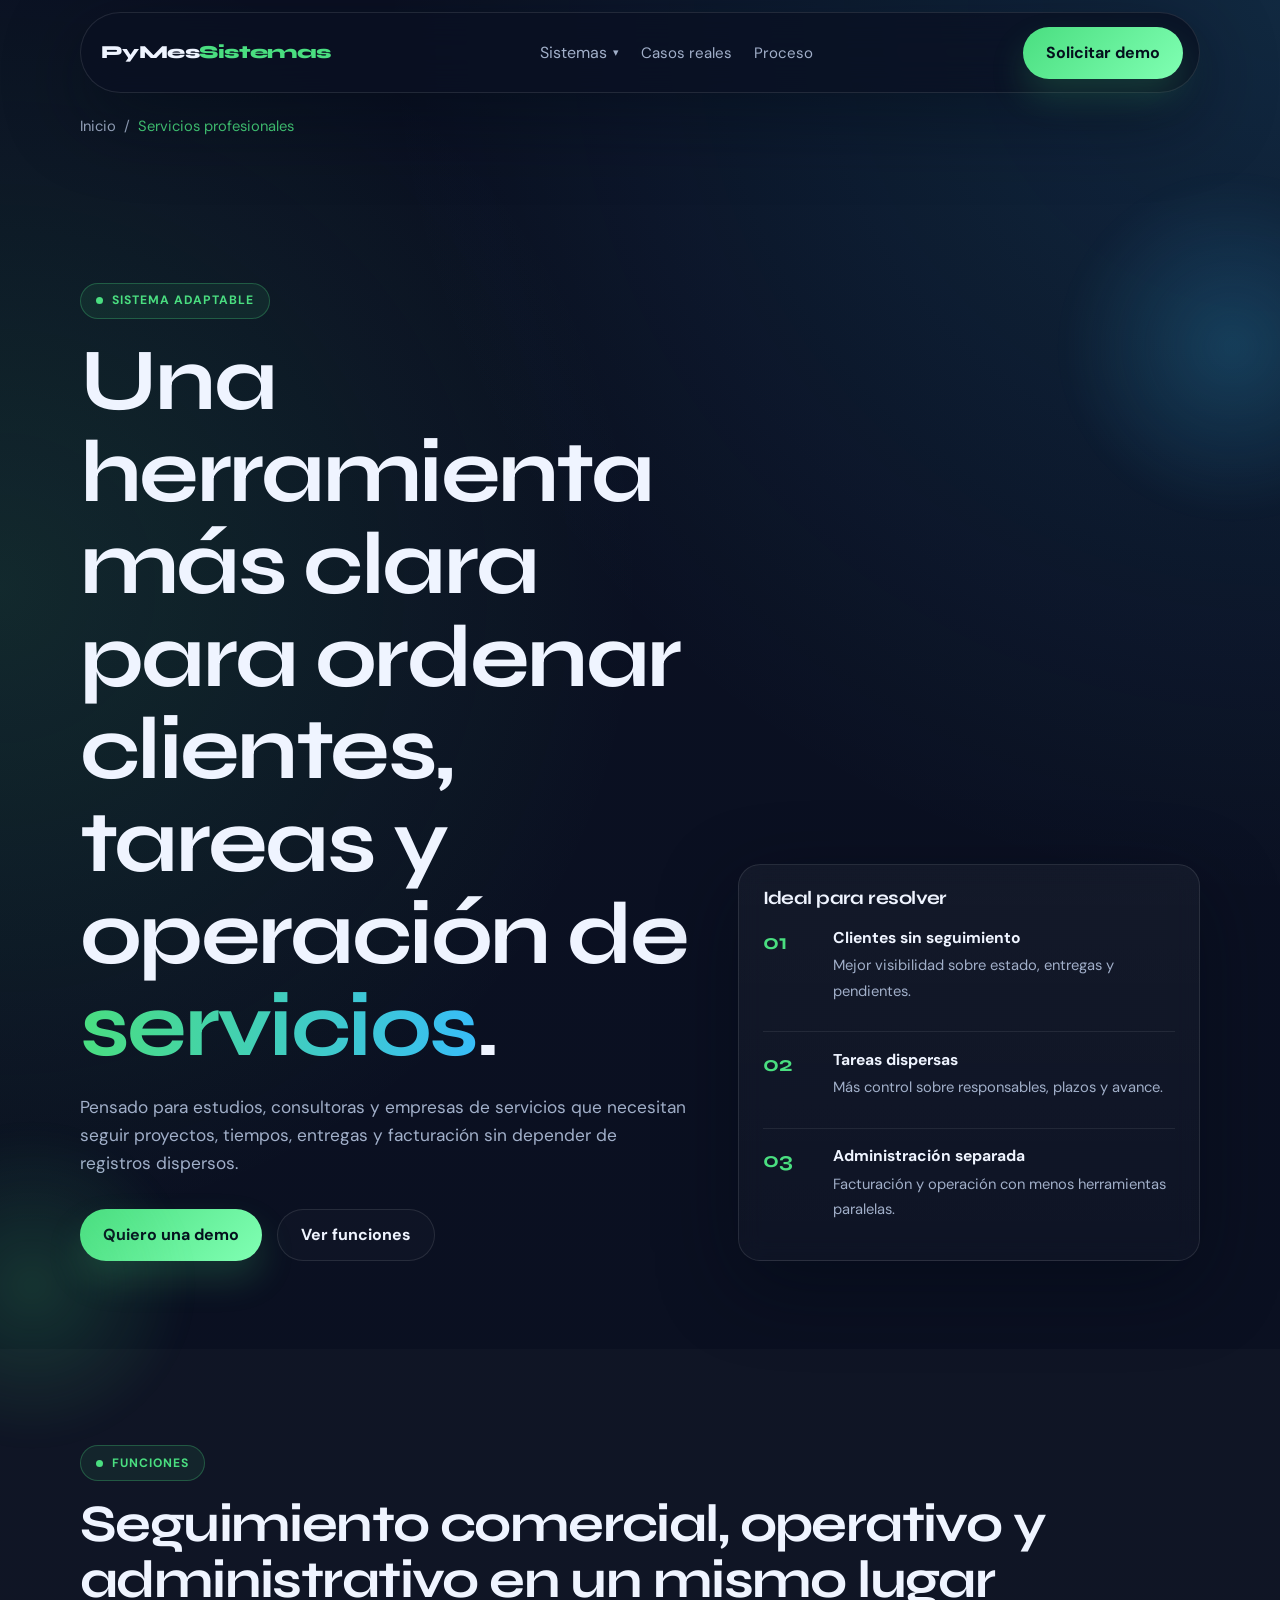
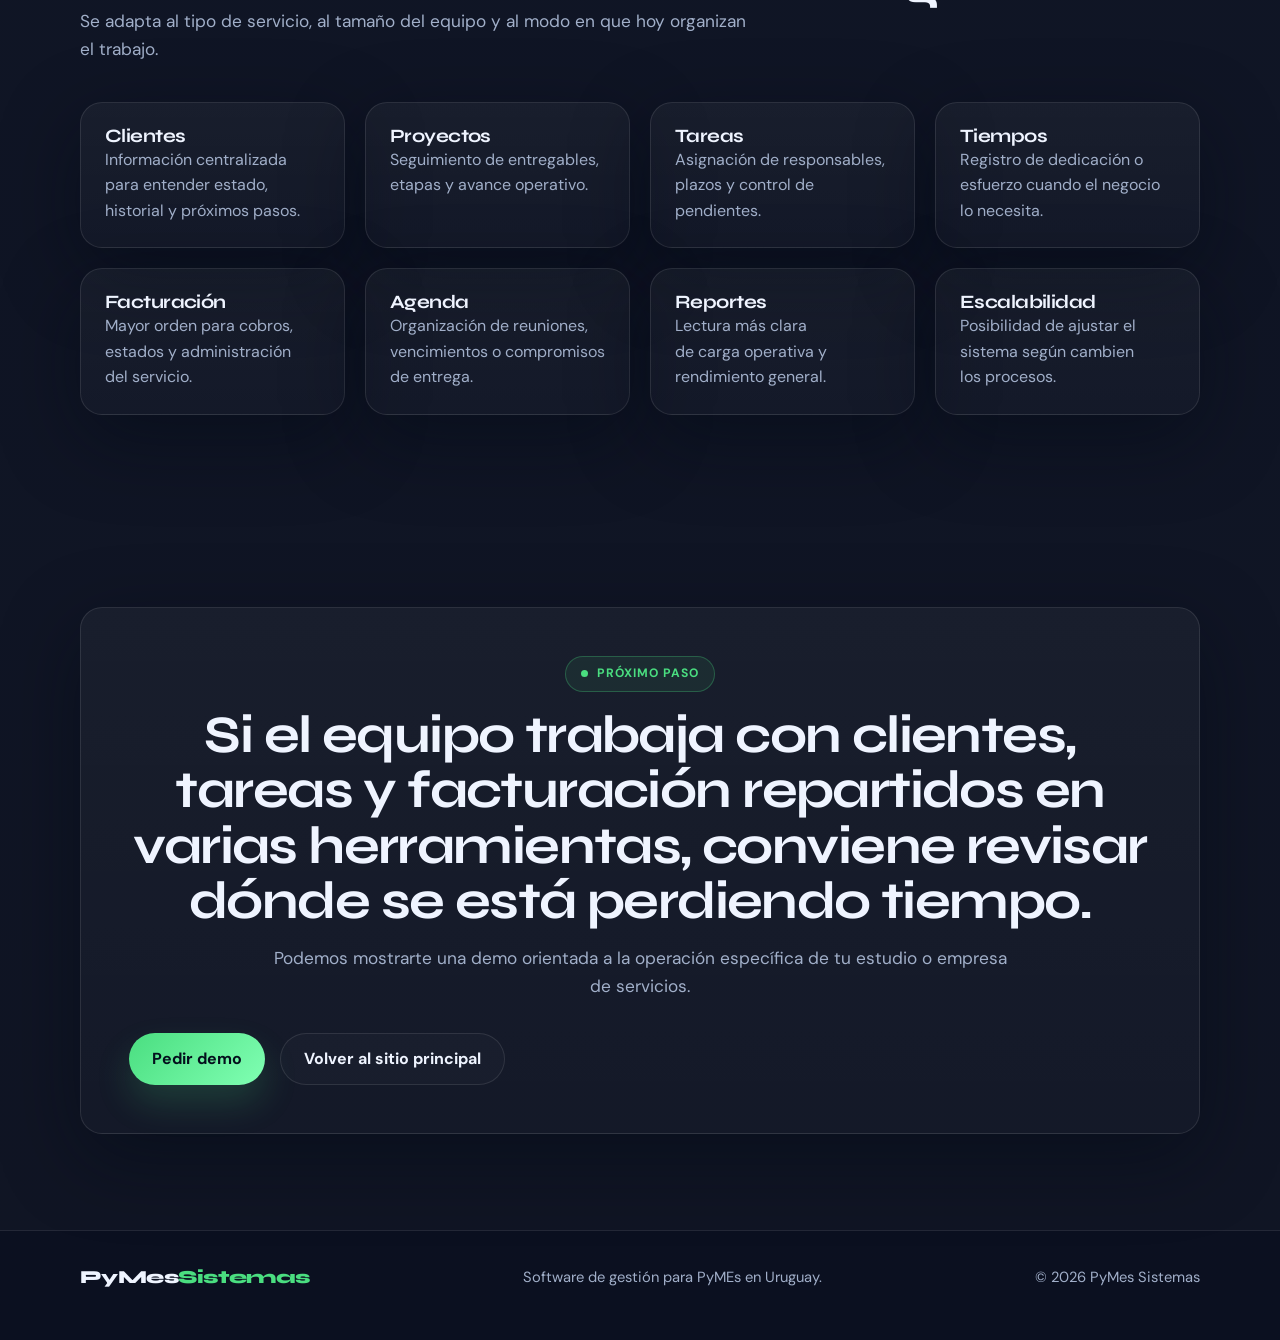
<file: profesionales.html>
<!DOCTYPE html>
<html lang="es">
<head>
  <meta charset="UTF-8">
  <meta name="viewport" content="width=device-width, initial-scale=1.0">
  <title>Software para Servicios Profesionales en Uruguay | PyMes Sistemas</title>
  <meta name="description" content="Sistema de gestión para estudios y servicios profesionales en Uruguay. Clientes, proyectos, tareas, tiempos y facturación.">
  <link rel="preconnect" href="https://fonts.googleapis.com">
  <link rel="preconnect" href="https://fonts.gstatic.com" crossorigin>
  <link href="https://fonts.googleapis.com/css2?family=Syne:wght@400;600;700;800&family=DM+Sans:wght@300;400;500;700&display=swap" rel="stylesheet">
  <link rel="stylesheet" href="styles.css">
</head>
<body>
  <header class="site-header">
    <div class="container">
      <div class="nav-shell">
        <a class="logo" href="index.html">PyMes<span>Sistemas</span></a>
        <ul class="nav-links">
          <li class="nav-dropdown">
            <button type="button">Sistemas</button>
            <div class="dropdown-menu">
              <a href="gimnasios.html"><span class="dropdown-title">Gimnasios y fitness</span><span class="dropdown-copy">Socios, pagos, clases y acceso.</span></a>
              <a href="clinicas.html"><span class="dropdown-title">Clínicas y fisioterapia</span><span class="dropdown-copy">Agenda y seguimiento clínico.</span></a>
              <a href="odontologia.html"><span class="dropdown-title">Odontología</span><span class="dropdown-copy">Odontograma y tratamientos.</span></a>
              <a href="restaurantes.html"><span class="dropdown-title">Restaurantes</span><span class="dropdown-copy">Pedidos, stock y caja.</span></a>
              <a href="comercios.html"><span class="dropdown-title">Comercios y stock</span><span class="dropdown-copy">Ventas e inventario.</span></a>
              <a href="profesionales.html"><span class="dropdown-title">Servicios profesionales</span><span class="dropdown-copy">Clientes, tareas y facturación.</span></a>
            </div>
          </li>
          <li><a href="index.html#casos">Casos reales</a></li>
          <li><a href="index.html#proceso">Proceso</a></li>
        </ul>
        <a class="button" href="https://wa.me/59897323916?text=Hola,%20quiero%20ver%20el%20sistema%20para%20servicios%20profesionales" target="_blank" rel="noreferrer">Solicitar demo</a>
        <button class="nav-toggle" type="button" aria-label="Abrir menú" aria-expanded="false" data-nav-toggle><span></span></button>
      </div>
      <div class="nav-panel" data-nav-panel>
        <nav>
          <a href="index.html">Inicio</a>
          <a href="index.html#casos">Casos reales</a>
          <a href="index.html#contacto">Contacto</a>
        </nav>
        <div class="mobile-group">
          <p class="nav-panel-label">Otros sistemas</p>
          <a href="gimnasios.html">Gimnasios y fitness</a>
          <a href="clinicas.html">Clínicas y fisioterapia</a>
          <a href="odontologia.html">Odontología</a>
          <a href="restaurantes.html">Restaurantes</a>
          <a href="comercios.html">Comercios y stock</a>
        </div>
      </div>
    </div>
  </header>

  <main>
    <div class="breadcrumb">
      <div class="container">
        <a href="index.html">Inicio</a>
        <span>/</span>
        <span class="current">Servicios profesionales</span>
      </div>
    </div>

    <section class="hero">
      <div class="container hero-grid">
        <div class="hero-copy" data-animate>
          <p class="section-tag">Sistema adaptable</p>
          <h1>Una herramienta más clara para ordenar clientes, tareas y operación de <strong>servicios</strong>.</h1>
          <p class="lead">Pensado para estudios, consultoras y empresas de servicios que necesitan seguir proyectos, tiempos, entregas y facturación sin depender de registros dispersos.</p>
          <div class="hero-actions">
            <a class="button" href="https://wa.me/59897323916?text=Hola,%20quiero%20una%20demo%20del%20sistema%20para%20servicios%20profesionales" target="_blank" rel="noreferrer">Quiero una demo</a>
            <a class="button-secondary" href="#funciones">Ver funciones</a>
          </div>
        </div>
        <aside class="hero-panel" data-animate>
          <h3>Ideal para resolver</h3>
          <div class="mini-metrics">
            <div class="mini-metric"><div class="metric-number">01</div><div class="metric-text"><strong>Clientes sin seguimiento</strong><span>Mejor visibilidad sobre estado, entregas y pendientes.</span></div></div>
            <div class="mini-metric"><div class="metric-number">02</div><div class="metric-text"><strong>Tareas dispersas</strong><span>Más control sobre responsables, plazos y avance.</span></div></div>
            <div class="mini-metric"><div class="metric-number">03</div><div class="metric-text"><strong>Administración separada</strong><span>Facturación y operación con menos herramientas paralelas.</span></div></div>
          </div>
        </aside>
      </div>
    </section>

    <section class="section alt" id="funciones">
      <div class="container">
        <p class="section-tag">Funciones</p>
        <h2>Seguimiento comercial, operativo y administrativo en un mismo lugar</h2>
        <p class="section-sub">Se adapta al tipo de servicio, al tamaño del equipo y al modo en que hoy organizan el trabajo.</p>
        <div class="grid-features">
          <article class="card" data-animate><h3>Clientes</h3><p>Información centralizada para entender estado, historial y próximos pasos.</p></article>
          <article class="card" data-animate><h3>Proyectos</h3><p>Seguimiento de entregables, etapas y avance operativo.</p></article>
          <article class="card" data-animate><h3>Tareas</h3><p>Asignación de responsables, plazos y control de pendientes.</p></article>
          <article class="card" data-animate><h3>Tiempos</h3><p>Registro de dedicación o esfuerzo cuando el negocio lo necesita.</p></article>
          <article class="card" data-animate><h3>Facturación</h3><p>Mayor orden para cobros, estados y administración del servicio.</p></article>
          <article class="card" data-animate><h3>Agenda</h3><p>Organización de reuniones, vencimientos o compromisos de entrega.</p></article>
          <article class="card" data-animate><h3>Reportes</h3><p>Lectura más clara de carga operativa y rendimiento general.</p></article>
          <article class="card" data-animate><h3>Escalabilidad</h3><p>Posibilidad de ajustar el sistema según cambien los procesos.</p></article>
        </div>
      </div>
    </section>

    <section class="section alt">
      <div class="container">
        <div class="cta-box" data-animate>
          <p class="section-tag">Próximo paso</p>
          <h2>Si el equipo trabaja con clientes, tareas y facturación repartidos en varias herramientas, conviene revisar dónde se está perdiendo tiempo.</h2>
          <p class="section-sub">Podemos mostrarte una demo orientada a la operación específica de tu estudio o empresa de servicios.</p>
          <div class="cta-actions">
            <a class="button" href="https://wa.me/59897323916?text=Hola,%20quiero%20una%20demo%20del%20sistema%20para%20servicios%20profesionales" target="_blank" rel="noreferrer">Pedir demo</a>
            <a class="button-secondary" href="index.html#contacto">Volver al sitio principal</a>
          </div>
        </div>
      </div>
    </section>
  </main>

  <footer class="site-footer">
    <div class="container">
      <a class="logo" href="index.html">PyMes<span>Sistemas</span></a>
      <p>Software de gestión para PyMEs en Uruguay.</p>
      <p>© 2026 PyMes Sistemas</p>
    </div>
  </footer>

  <script src="site.js"></script>
</body>
</html>
</file>
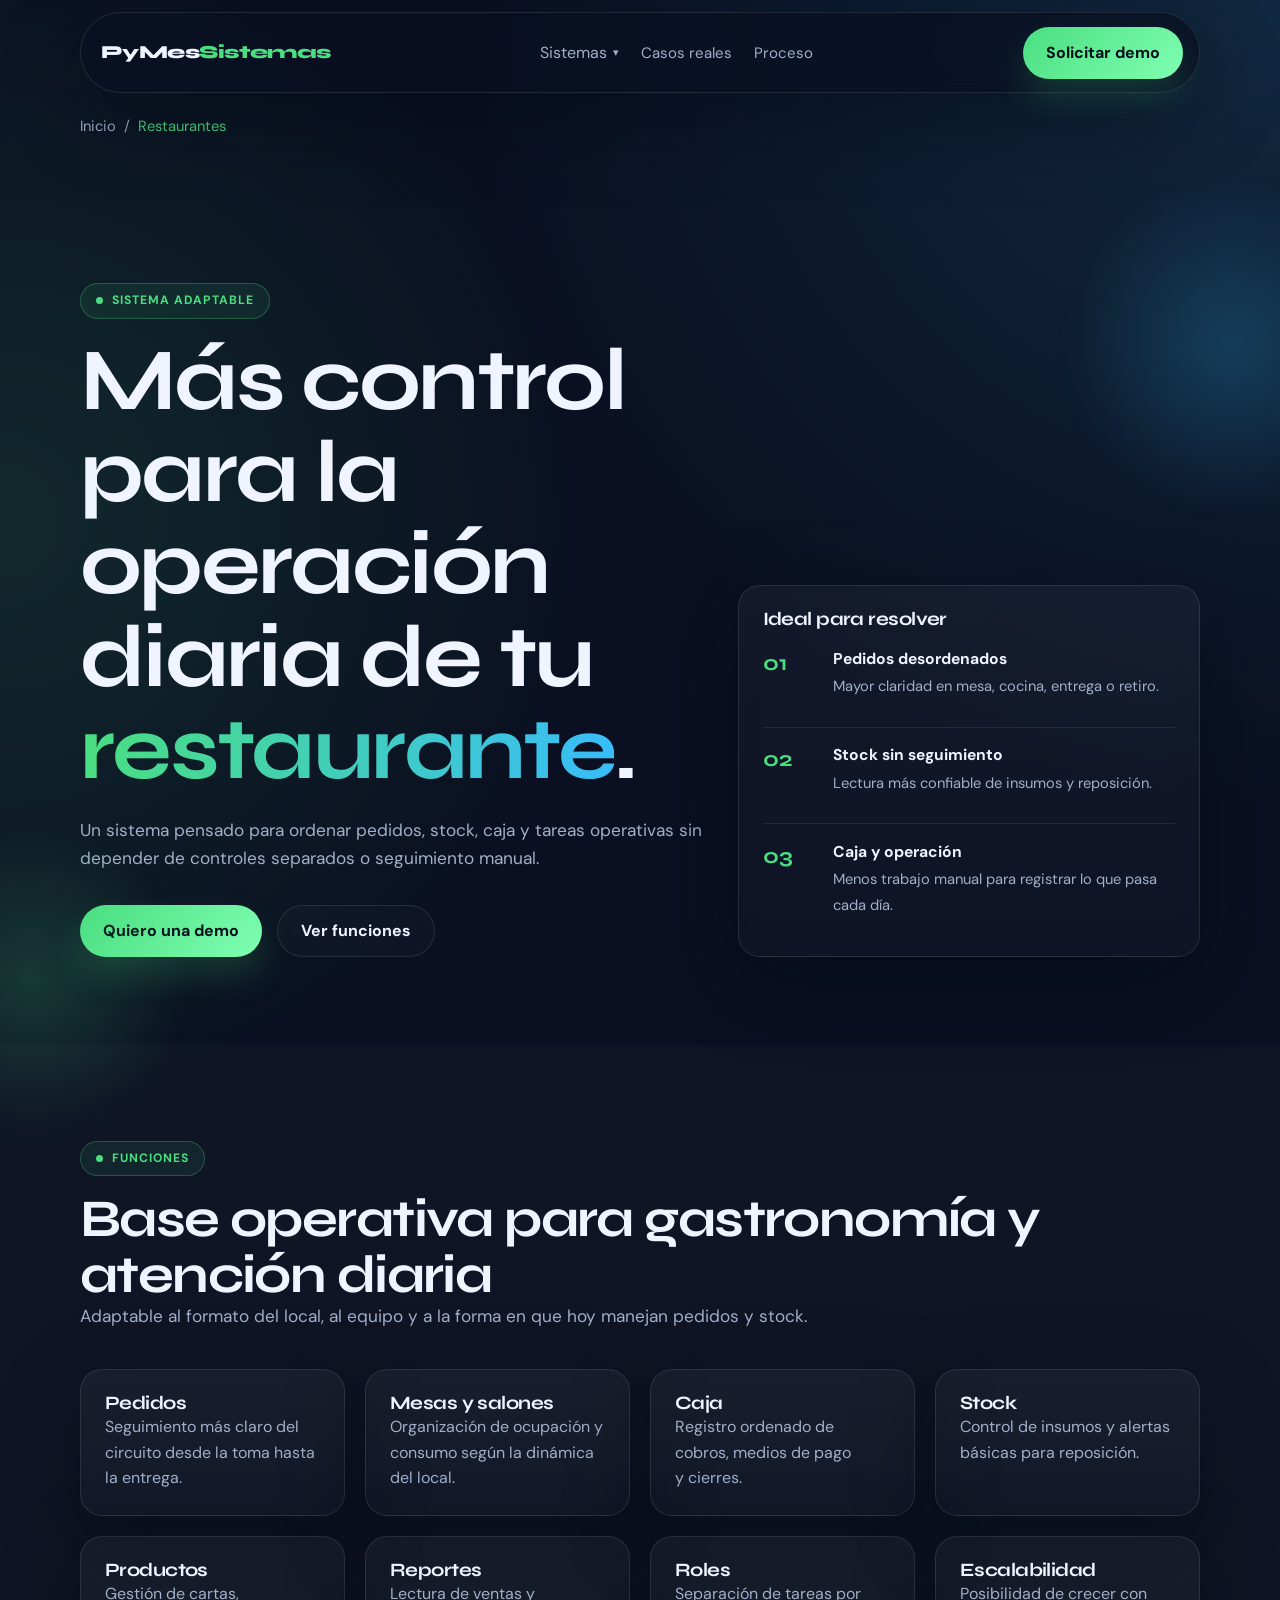
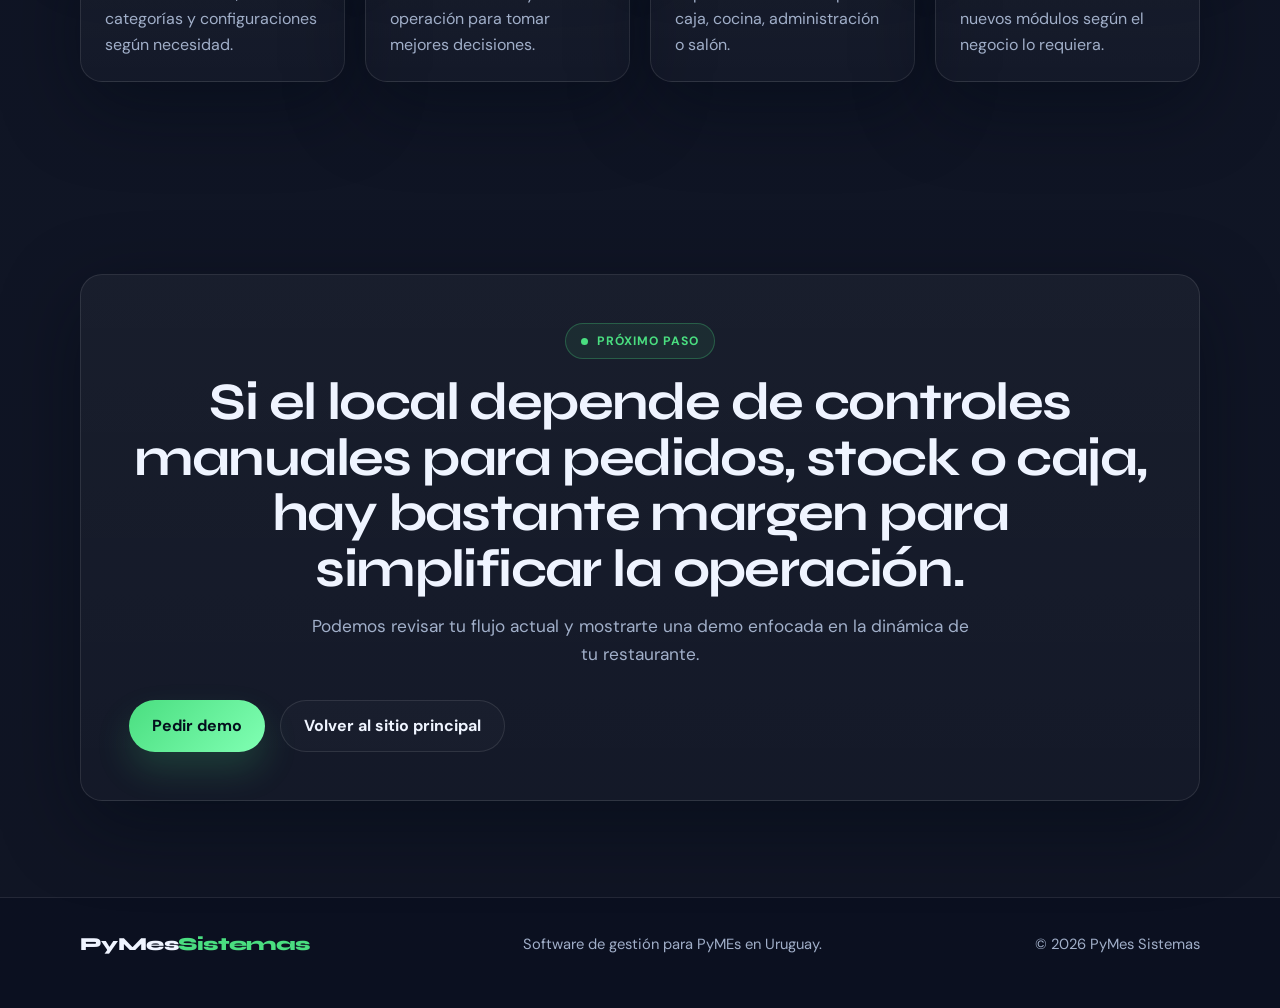
<file: restaurantes.html>
<!DOCTYPE html>
<html lang="es">
<head>
  <meta charset="UTF-8">
  <meta name="viewport" content="width=device-width, initial-scale=1.0">
  <title>Software para Restaurantes en Uruguay | PyMes Sistemas</title>
  <meta name="description" content="Sistema de gestión para restaurantes en Uruguay. Pedidos, mesas, stock, caja y seguimiento operativo en un solo lugar.">
  <link rel="preconnect" href="https://fonts.googleapis.com">
  <link rel="preconnect" href="https://fonts.gstatic.com" crossorigin>
  <link href="https://fonts.googleapis.com/css2?family=Syne:wght@400;600;700;800&family=DM+Sans:wght@300;400;500;700&display=swap" rel="stylesheet">
  <link rel="stylesheet" href="styles.css">
</head>
<body>
  <header class="site-header">
    <div class="container">
      <div class="nav-shell">
        <a class="logo" href="index.html">PyMes<span>Sistemas</span></a>
        <ul class="nav-links">
          <li class="nav-dropdown">
            <button type="button">Sistemas</button>
            <div class="dropdown-menu">
              <a href="gimnasios.html"><span class="dropdown-title">Gimnasios y fitness</span><span class="dropdown-copy">Socios, pagos, clases y acceso.</span></a>
              <a href="clinicas.html"><span class="dropdown-title">Clínicas y fisioterapia</span><span class="dropdown-copy">Agenda y seguimiento clínico.</span></a>
              <a href="odontologia.html"><span class="dropdown-title">Odontología</span><span class="dropdown-copy">Odontograma y tratamientos.</span></a>
              <a href="restaurantes.html"><span class="dropdown-title">Restaurantes</span><span class="dropdown-copy">Pedidos, stock y caja.</span></a>
              <a href="comercios.html"><span class="dropdown-title">Comercios y stock</span><span class="dropdown-copy">Ventas e inventario.</span></a>
              <a href="profesionales.html"><span class="dropdown-title">Servicios profesionales</span><span class="dropdown-copy">Clientes, tareas y facturación.</span></a>
            </div>
          </li>
          <li><a href="index.html#casos">Casos reales</a></li>
          <li><a href="index.html#proceso">Proceso</a></li>
        </ul>
        <a class="button" href="https://wa.me/59897323916?text=Hola,%20quiero%20ver%20el%20sistema%20para%20restaurantes" target="_blank" rel="noreferrer">Solicitar demo</a>
        <button class="nav-toggle" type="button" aria-label="Abrir menú" aria-expanded="false" data-nav-toggle><span></span></button>
      </div>
      <div class="nav-panel" data-nav-panel>
        <nav>
          <a href="index.html">Inicio</a>
          <a href="index.html#casos">Casos reales</a>
          <a href="index.html#contacto">Contacto</a>
        </nav>
        <div class="mobile-group">
          <p class="nav-panel-label">Otros sistemas</p>
          <a href="gimnasios.html">Gimnasios y fitness</a>
          <a href="clinicas.html">Clínicas y fisioterapia</a>
          <a href="odontologia.html">Odontología</a>
          <a href="comercios.html">Comercios y stock</a>
          <a href="profesionales.html">Servicios profesionales</a>
        </div>
      </div>
    </div>
  </header>

  <main>
    <div class="breadcrumb">
      <div class="container">
        <a href="index.html">Inicio</a>
        <span>/</span>
        <span class="current">Restaurantes</span>
      </div>
    </div>

    <section class="hero">
      <div class="container hero-grid">
        <div class="hero-copy" data-animate>
          <p class="section-tag">Sistema adaptable</p>
          <h1>Más control para la operación diaria de tu <strong>restaurante</strong>.</h1>
          <p class="lead">Un sistema pensado para ordenar pedidos, stock, caja y tareas operativas sin depender de controles separados o seguimiento manual.</p>
          <div class="hero-actions">
            <a class="button" href="https://wa.me/59897323916?text=Hola,%20quiero%20una%20demo%20del%20sistema%20para%20restaurantes" target="_blank" rel="noreferrer">Quiero una demo</a>
            <a class="button-secondary" href="#funciones">Ver funciones</a>
          </div>
        </div>
        <aside class="hero-panel" data-animate>
          <h3>Ideal para resolver</h3>
          <div class="mini-metrics">
            <div class="mini-metric"><div class="metric-number">01</div><div class="metric-text"><strong>Pedidos desordenados</strong><span>Mayor claridad en mesa, cocina, entrega o retiro.</span></div></div>
            <div class="mini-metric"><div class="metric-number">02</div><div class="metric-text"><strong>Stock sin seguimiento</strong><span>Lectura más confiable de insumos y reposición.</span></div></div>
            <div class="mini-metric"><div class="metric-number">03</div><div class="metric-text"><strong>Caja y operación</strong><span>Menos trabajo manual para registrar lo que pasa cada día.</span></div></div>
          </div>
        </aside>
      </div>
    </section>

    <section class="section alt" id="funciones">
      <div class="container">
        <p class="section-tag">Funciones</p>
        <h2>Base operativa para gastronomía y atención diaria</h2>
        <p class="section-sub">Adaptable al formato del local, al equipo y a la forma en que hoy manejan pedidos y stock.</p>
        <div class="grid-features">
          <article class="card" data-animate><h3>Pedidos</h3><p>Seguimiento más claro del circuito desde la toma hasta la entrega.</p></article>
          <article class="card" data-animate><h3>Mesas y salones</h3><p>Organización de ocupación y consumo según la dinámica del local.</p></article>
          <article class="card" data-animate><h3>Caja</h3><p>Registro ordenado de cobros, medios de pago y cierres.</p></article>
          <article class="card" data-animate><h3>Stock</h3><p>Control de insumos y alertas básicas para reposición.</p></article>
          <article class="card" data-animate><h3>Productos</h3><p>Gestión de cartas, categorías y configuraciones según necesidad.</p></article>
          <article class="card" data-animate><h3>Reportes</h3><p>Lectura de ventas y operación para tomar mejores decisiones.</p></article>
          <article class="card" data-animate><h3>Roles</h3><p>Separación de tareas por caja, cocina, administración o salón.</p></article>
          <article class="card" data-animate><h3>Escalabilidad</h3><p>Posibilidad de crecer con nuevos módulos según el negocio lo requiera.</p></article>
        </div>
      </div>
    </section>

    <section class="section alt">
      <div class="container">
        <div class="cta-box" data-animate>
          <p class="section-tag">Próximo paso</p>
          <h2>Si el local depende de controles manuales para pedidos, stock o caja, hay bastante margen para simplificar la operación.</h2>
          <p class="section-sub">Podemos revisar tu flujo actual y mostrarte una demo enfocada en la dinámica de tu restaurante.</p>
          <div class="cta-actions">
            <a class="button" href="https://wa.me/59897323916?text=Hola,%20quiero%20una%20demo%20del%20sistema%20para%20restaurantes" target="_blank" rel="noreferrer">Pedir demo</a>
            <a class="button-secondary" href="index.html#contacto">Volver al sitio principal</a>
          </div>
        </div>
      </div>
    </section>
  </main>

  <footer class="site-footer">
    <div class="container">
      <a class="logo" href="index.html">PyMes<span>Sistemas</span></a>
      <p>Software de gestión para PyMEs en Uruguay.</p>
      <p>© 2026 PyMes Sistemas</p>
    </div>
  </footer>

  <script src="site.js"></script>
</body>
</html>
</file>
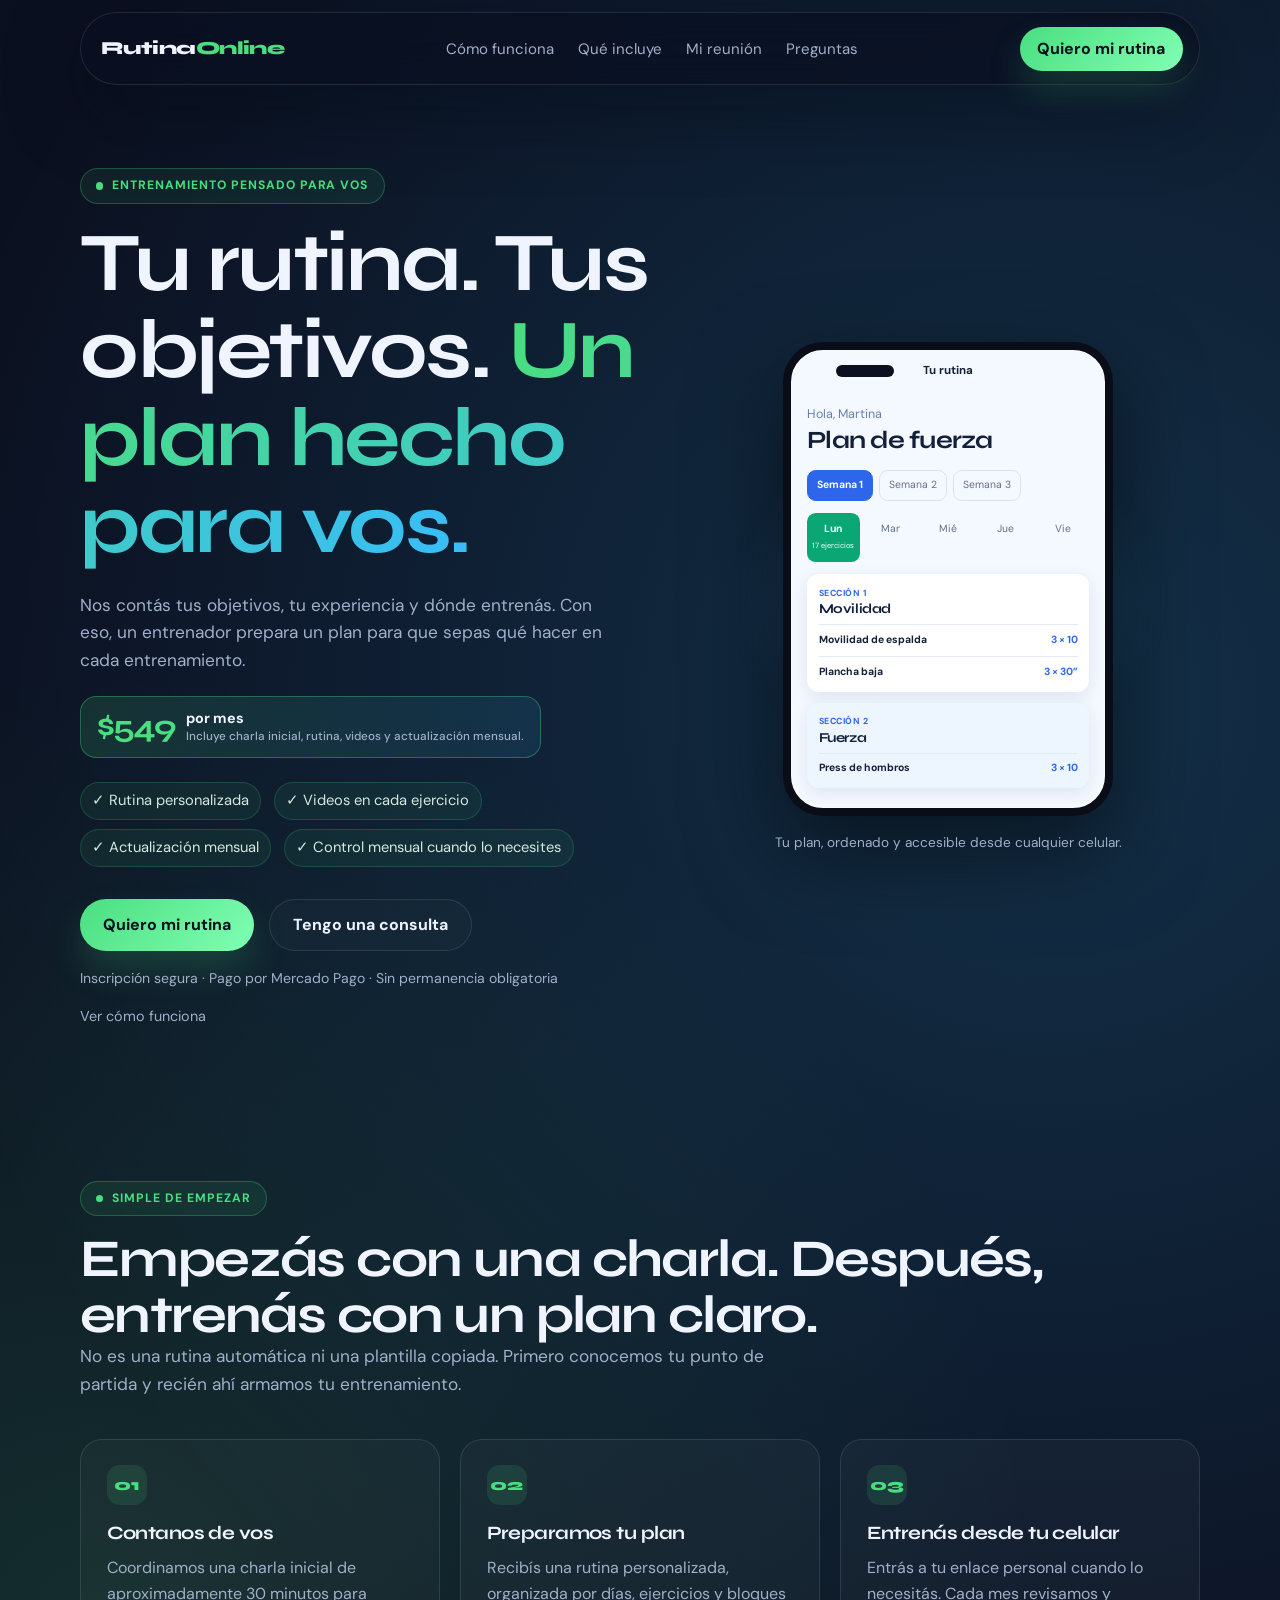
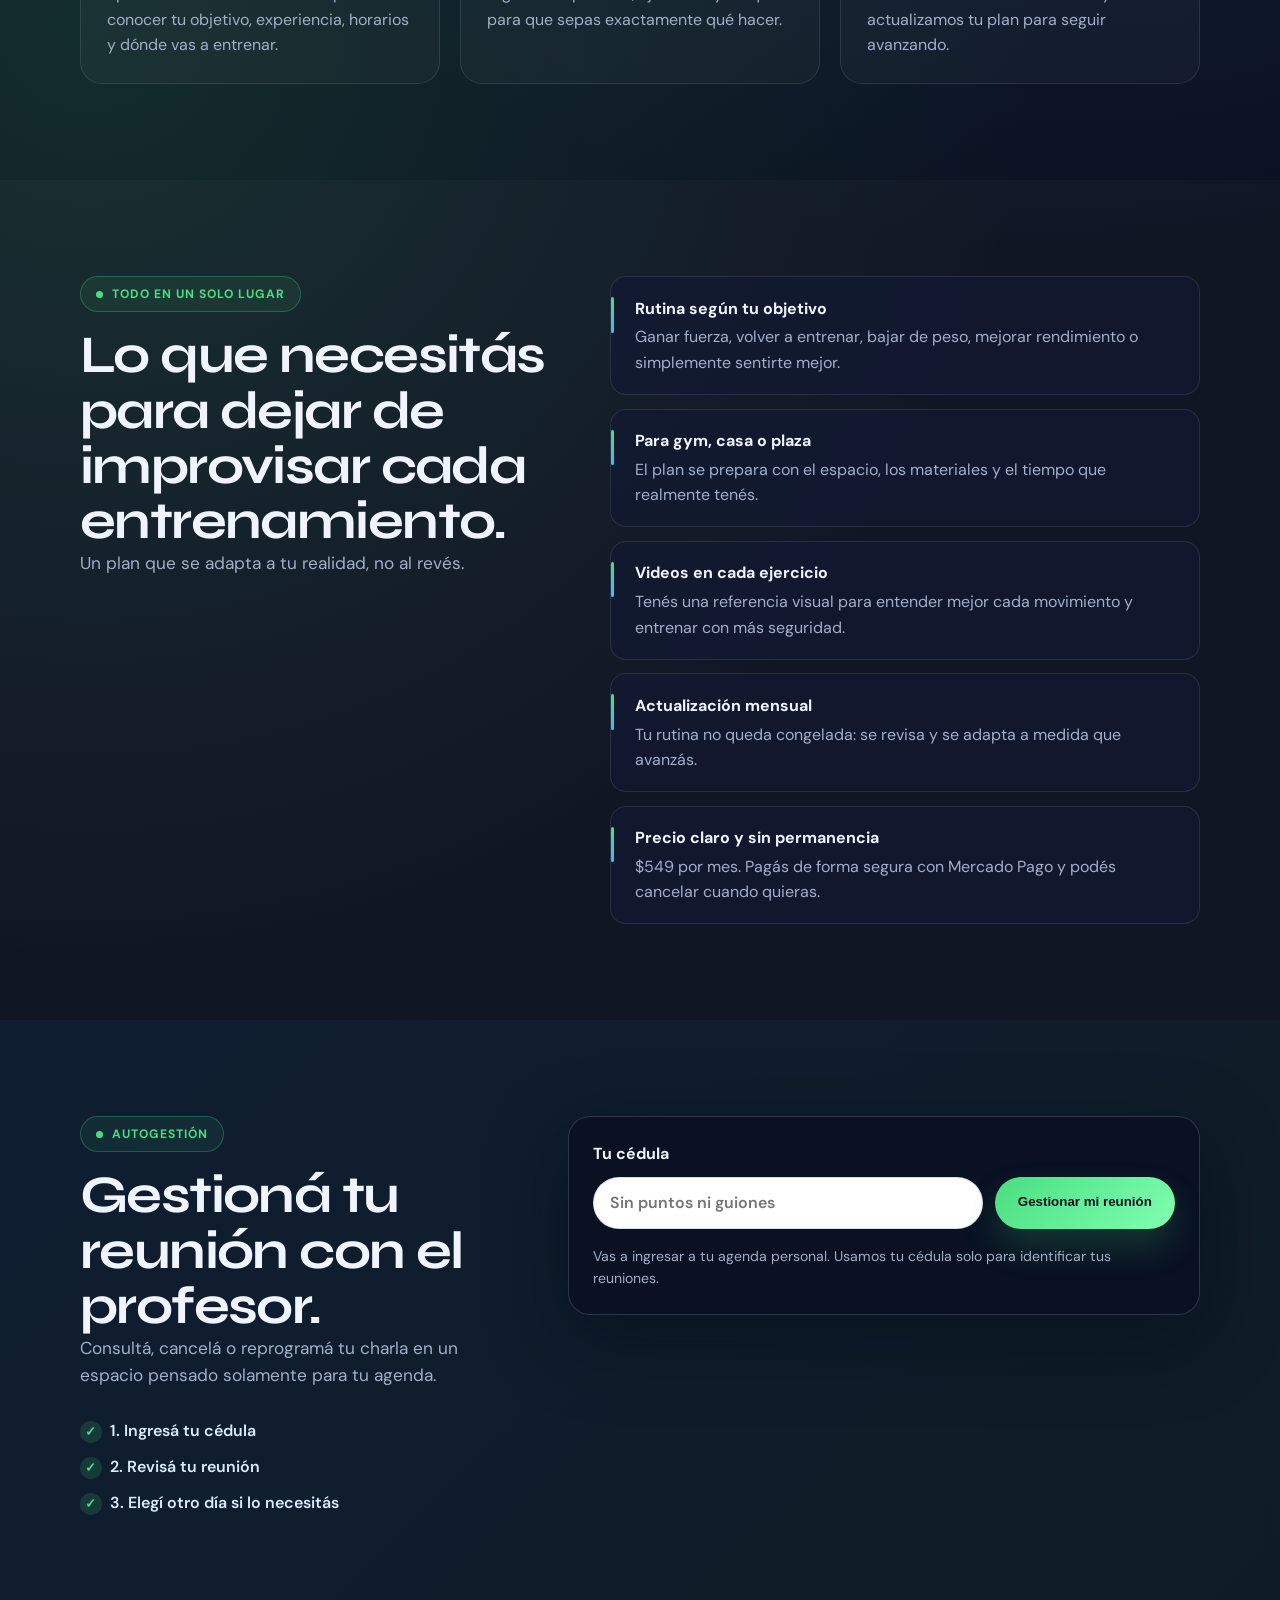
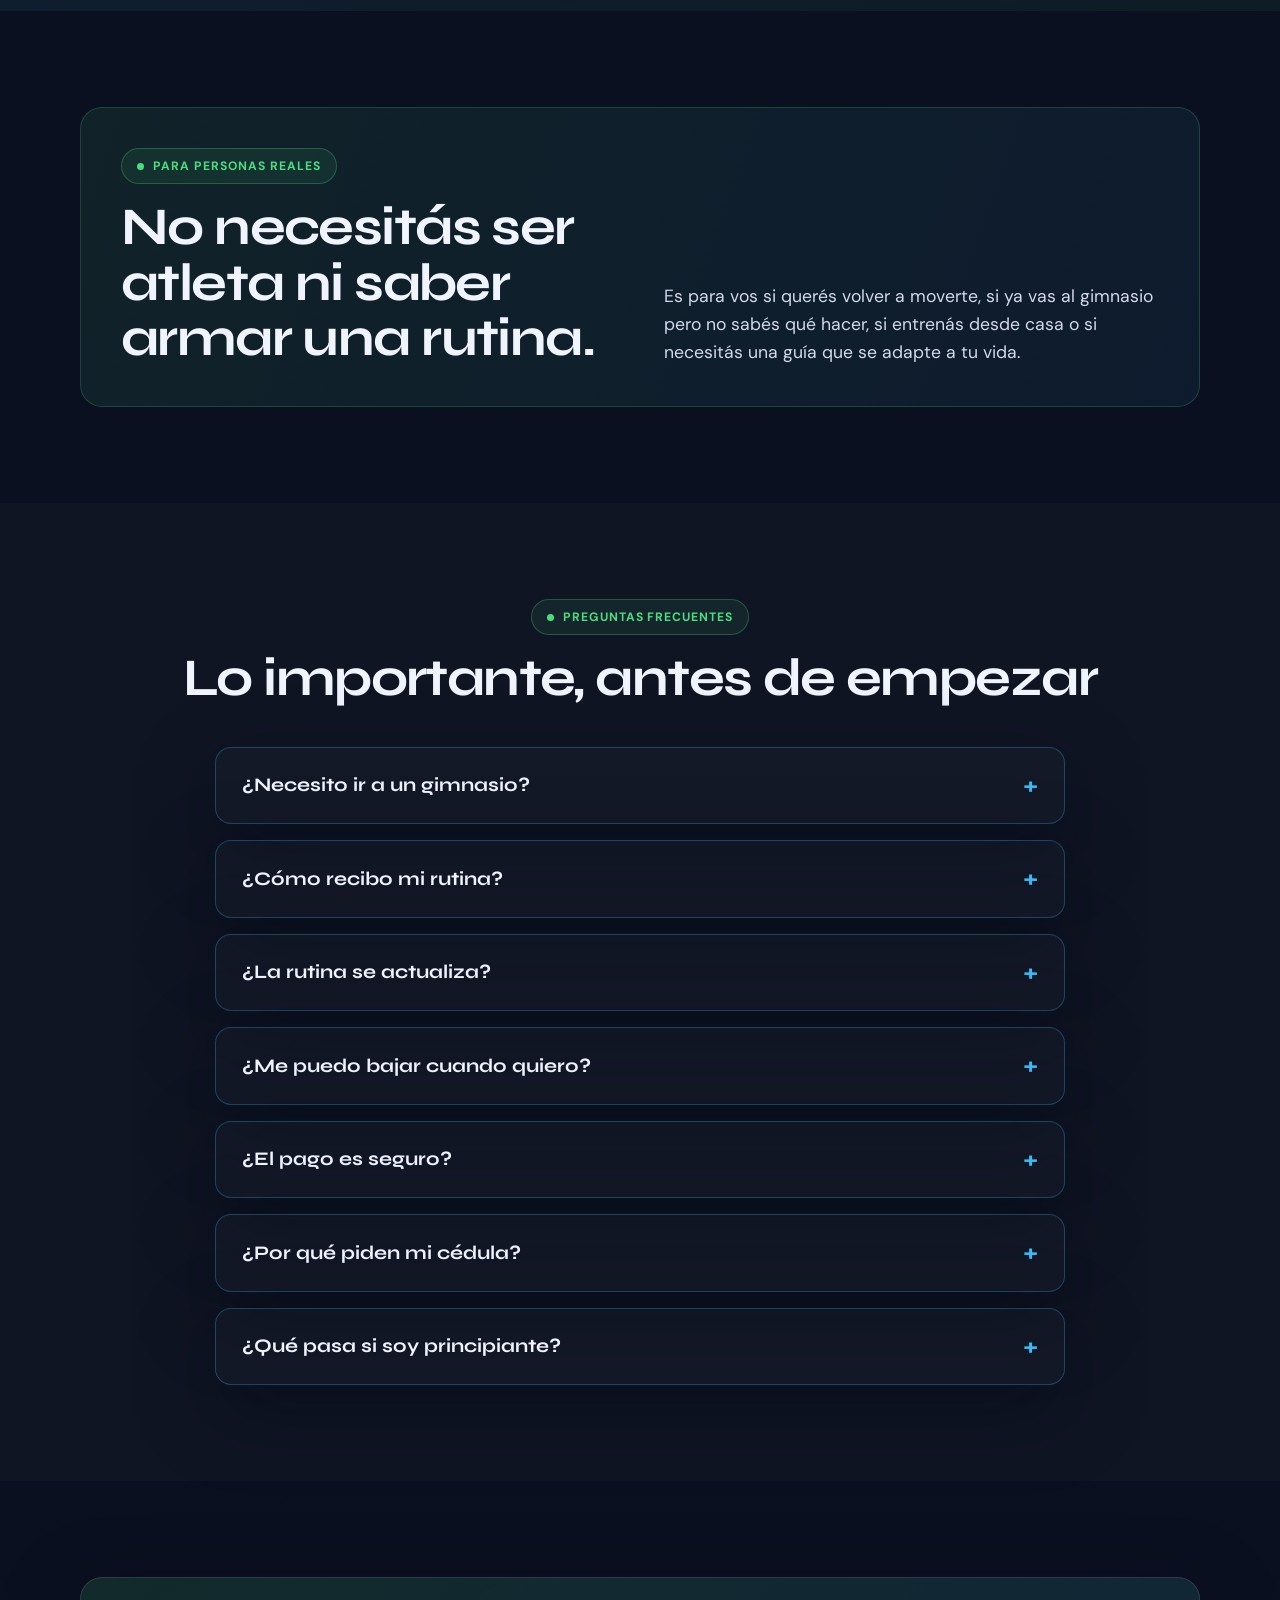
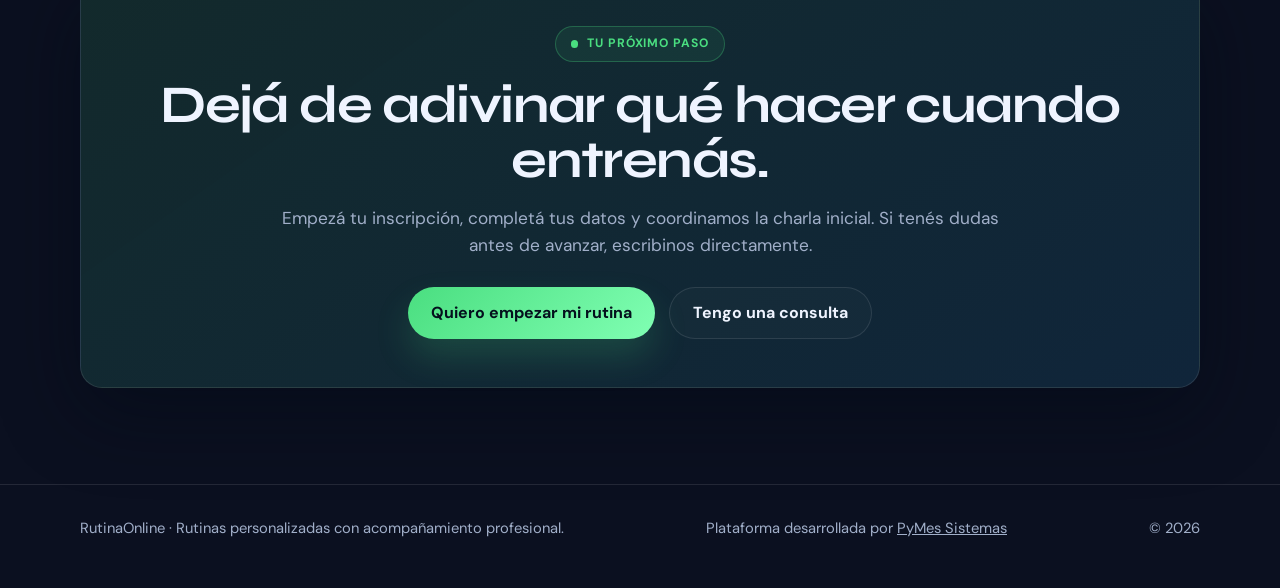
<file: rutina-personalizada.html>
<!DOCTYPE html>
<html lang="es">
<head>
  <meta charset="UTF-8">
  <meta name="viewport" content="width=device-width, initial-scale=1.0">
  <title>RutinaOnline Uruguay | Rutina personalizada</title>
  <meta name="description" content="Rutina de entrenamiento personalizada, con charla inicial, videos y actualización mensual. $549 UYU por mes, sin permanencia obligatoria.">
  <meta property="og:type" content="website">
  <meta property="og:title" content="RutinaOnline | Tu rutina personalizada">
  <meta property="og:description" content="Charla inicial, rutina personalizada, videos y actualización mensual. $549 UYU por mes.">
  <meta property="og:url" content="https://www.pymessistemas.com/rutina-personalizada.html">
  <meta name="twitter:card" content="summary">
  <meta name="twitter:title" content="RutinaOnline | Tu rutina personalizada">
  <meta name="twitter:description" content="Charla inicial, rutina personalizada, videos y actualización mensual. $549 UYU por mes.">
  <link rel="preconnect" href="https://fonts.googleapis.com">
  <link rel="preconnect" href="https://fonts.gstatic.com" crossorigin>
  <link href="https://fonts.googleapis.com/css2?family=Syne:wght@400;600;700;800&family=DM+Sans:wght@300;400;500;700&display=swap" rel="stylesheet">
  <link rel="stylesheet" href="styles.css">
  <link rel="stylesheet" href="rutina-personalizada.css">
  <!-- Meta Pixel Code -->
  <script>
    !function(f,b,e,v,n,t,s){if(f.fbq)return;n=f.fbq=function(){n.callMethod?n.callMethod.apply(n,arguments):n.queue.push(arguments)};if(!f._fbq)f._fbq=n;n.push=n;n.loaded=!0;n.version='2.0';n.queue=[];t=b.createElement(e);t.async=!0;t.src=v;s=b.getElementsByTagName(e)[0];s.parentNode.insertBefore(t,s)}(window,document,'script','https://connect.facebook.net/en_US/fbevents.js');
    fbq('init', '1733659331050541');
    fbq('track', 'PageView');
  </script>
  <noscript><img height="1" width="1" style="display:none" src="https://www.facebook.com/tr?id=1733659331050541&ev=PageView&noscript=1" alt=""></noscript>
  <!-- End Meta Pixel Code -->
</head>
<body class="routine-page">
  <header class="site-header">
    <div class="container">
      <div class="nav-shell">
        <a class="logo" href="#inicio" aria-label="Volver al inicio de Rutina personalizada online">Rutina<span>Online</span></a>
        <nav class="routine-nav" aria-label="Navegación principal">
          <a href="#como-funciona">Cómo funciona</a>
          <a href="#incluye">Qué incluye</a>
          <a href="#gestionar-reunion">Mi reunión</a>
          <a href="#preguntas">Preguntas</a>
        </nav>
        <a class="button routine-header-cta" data-routine-signup href="https://www.gymsistemas.com/entrenamiento/entrenamiento_online">Quiero mi rutina</a>
        <button class="nav-toggle" type="button" aria-label="Abrir menú" aria-expanded="false" data-nav-toggle><span></span></button>
      </div>
      <div class="nav-panel" data-nav-panel>
        <nav>
          <a href="#como-funciona">Cómo funciona</a>
          <a href="#incluye">Qué incluye</a>
          <a href="#gestionar-reunion">Gestionar mi reunión</a>
          <a href="#preguntas">Preguntas frecuentes</a>
          <a data-routine-signup href="https://www.gymsistemas.com/entrenamiento/entrenamiento_online">Quiero mi rutina</a>
          <a href="https://wa.me/59897323916?text=Hola%2C%20tengo%20una%20consulta%20sobre%20la%20rutina%20personalizada%20online" target="_blank" rel="noreferrer">Tengo una consulta</a>
        </nav>
      </div>
    </div>
  </header>

  <main>
    <section class="routine-hero" id="inicio">
      <div class="container routine-hero-grid">
        <div class="routine-copy" data-animate>
          <p class="section-tag">Entrenamiento pensado para vos</p>
          <h1>Tu rutina. Tus objetivos. <strong>Un plan hecho para vos.</strong></h1>
          <p class="lead">Nos contás tus objetivos, tu experiencia y dónde entrenás. Con eso, un entrenador prepara un plan para que sepas qué hacer en cada entrenamiento.</p>
          <div class="routine-price" aria-label="Precio mensual"><strong>$549</strong><span>por mes<br><small>Incluye charla inicial, rutina, videos y actualización mensual.</small></span></div>
          <div class="routine-trust">
            <span>✓ Rutina personalizada</span>
            <span>✓ Videos en cada ejercicio</span>
            <span>✓ Actualización mensual</span>
            <span>✓ Control mensual cuando lo necesites</span>
          </div>
          <div class="hero-actions">
            <a class="button" data-routine-signup href="https://www.gymsistemas.com/entrenamiento/entrenamiento_online">Quiero mi rutina</a>
            <a class="button-secondary" href="https://wa.me/59897323916?text=Hola%2C%20tengo%20una%20consulta%20sobre%20la%20rutina%20personalizada%20online" target="_blank" rel="noreferrer">Tengo una consulta</a>
          </div>
          <p class="routine-note">Inscripción segura · Pago por Mercado Pago · Sin permanencia obligatoria</p>
          <a class="routine-how-link" href="#como-funciona">Ver cómo funciona</a>
        </div>

        <div class="phone-stage" data-animate aria-label="Ejemplo de una rutina en celular">
          <div class="phone-glow"></div>
          <div class="phone-frame">
            <div class="phone-top"><span></span><b>Tu rutina</b><i></i></div>
            <div class="phone-content">
              <p class="phone-welcome">Hola, Martina</p>
              <h2>Plan de fuerza</h2>
              <div class="phone-weeks"><b>Semana 1</b><span>Semana 2</span><span>Semana 3</span></div>
              <div class="phone-days"><strong>Lun<br><small>17 ejercicios</small></strong><span>Mar</span><span>Mié</span><span>Jue</span><span>Vie</span></div>
              <article class="phone-card">
                <p>SECCIÓN 1</p>
                <h3>Movilidad</h3>
                <div><b>Movilidad de espalda</b><span>3 × 10</span></div>
                <div><b>Plancha baja</b><span>3 × 30”</span></div>
              </article>
              <article class="phone-card phone-card-soft">
                <p>SECCIÓN 2</p>
                <h3>Fuerza</h3>
                <div><b>Press de hombros</b><span>3 × 10</span></div>
              </article>
            </div>
          </div>
          <p class="phone-caption">Tu plan, ordenado y accesible desde cualquier celular.</p>
        </div>
      </div>
    </section>

    <section class="section" id="como-funciona">
      <div class="container">
        <p class="section-tag">Simple de empezar</p>
        <h2>Empezás con una charla. Después, entrenás con un plan claro.</h2>
        <p class="section-sub">No es una rutina automática ni una plantilla copiada. Primero conocemos tu punto de partida y recién ahí armamos tu entrenamiento.</p>
        <div class="routine-steps">
          <article class="routine-step" data-animate><span>01</span><h3>Contanos de vos</h3><p>Coordinamos una charla inicial de aproximadamente 30 minutos para conocer tu objetivo, experiencia, horarios y dónde vas a entrenar.</p></article>
          <article class="routine-step" data-animate><span>02</span><h3>Preparamos tu plan</h3><p>Recibís una rutina personalizada, organizada por días, ejercicios y bloques para que sepas exactamente qué hacer.</p></article>
          <article class="routine-step" data-animate><span>03</span><h3>Entrenás desde tu celular</h3><p>Entrás a tu enlace personal cuando lo necesitás. Cada mes revisamos y actualizamos tu plan para seguir avanzando.</p></article>
        </div>
      </div>
    </section>

    <section class="section routine-benefits" id="incluye">
      <div class="container benefits-grid">
        <div>
          <p class="section-tag">Todo en un solo lugar</p>
          <h2>Lo que necesitás para dejar de improvisar cada entrenamiento.</h2>
          <p class="section-sub">Un plan que se adapta a tu realidad, no al revés.</p>
        </div>
        <div class="benefit-list" data-animate>
          <article><b>Rutina según tu objetivo</b><span>Ganar fuerza, volver a entrenar, bajar de peso, mejorar rendimiento o simplemente sentirte mejor.</span></article>
          <article><b>Para gym, casa o plaza</b><span>El plan se prepara con el espacio, los materiales y el tiempo que realmente tenés.</span></article>
          <article><b>Videos en cada ejercicio</b><span>Tenés una referencia visual para entender mejor cada movimiento y entrenar con más seguridad.</span></article>
          <article><b>Actualización mensual</b><span>Tu rutina no queda congelada: se revisa y se adapta a medida que avanzás.</span></article>
          <article><b>Precio claro y sin permanencia</b><span>$549 por mes. Pagás de forma segura con Mercado Pago y podés cancelar cuando quieras.</span></article>
        </div>
      </div>
    </section>

    <section class="section appointment-section" id="gestionar-reunion">
      <div class="container appointment-layout">
        <div>
          <p class="section-tag">Autogestión</p>
          <h2>Gestioná tu reunión con el profesor.</h2>
          <p class="section-sub">Consultá, cancelá o reprogramá tu charla en un espacio pensado solamente para tu agenda.</p>
          <div class="appointment-points"><span>1. Ingresá tu cédula</span><span>2. Revisá tu reunión</span><span>3. Elegí otro día si lo necesitás</span></div>
        </div>
        <div class="appointment-panel">
          <form class="appointment-form" action="gestionar-reunion.html" method="get">
            <label for="appointment-cedula">Tu cédula</label>
            <div class="appointment-input-row"><input id="appointment-cedula" name="cedula" type="text" inputmode="numeric" autocomplete="off" required placeholder="Sin puntos ni guiones"><button class="button" type="submit">Gestionar mi reunión</button></div>
          </form>
          <p class="appointment-status">Vas a ingresar a tu agenda personal. Usamos tu cédula solo para identificar tus reuniones.</p>
        </div>
      </div>
    </section>

    <section class="section">
      <div class="container routine-audience" data-animate>
        <div>
          <p class="section-tag">Para personas reales</p>
          <h2>No necesitás ser atleta ni saber armar una rutina.</h2>
        </div>
        <p>Es para vos si querés volver a moverte, si ya vas al gimnasio pero no sabés qué hacer, si entrenás desde casa o si necesitás una guía que se adapte a tu vida.</p>
      </div>
    </section>

    <section class="section alt" id="preguntas">
      <div class="container faq-intro">
        <p class="section-tag">Preguntas frecuentes</p>
        <h2>Lo importante, antes de empezar</h2>
        <div class="routine-faq">
          <details class="faq-item" data-animate><summary>¿Necesito ir a un gimnasio?</summary><div class="faq-answer"><p>No. La rutina se prepara según dónde vayas a entrenar: gimnasio, casa, plaza o con el material que tengas disponible.</p></div></details>
          <details class="faq-item" data-animate><summary>¿Cómo recibo mi rutina?</summary><div class="faq-answer"><p>Recibís un enlace personal para abrir desde tu celular, sin descargar archivos ni buscar versiones viejas en WhatsApp.</p></div></details>
          <details class="faq-item" data-animate><summary>¿La rutina se actualiza?</summary><div class="faq-answer"><p>Sí. La propuesta contempla una revisión mensual para ajustar el plan según tu avance y objetivos.</p></div></details>
          <details class="faq-item" data-animate><summary>¿Me puedo bajar cuando quiero?</summary><div class="faq-answer"><p>Sí. Podés cancelar tu suscripción cuando quieras desde Mercado Pago. No se realizarán nuevos cobros y conservás el acceso a tu rutina hasta terminar el período que ya abonaste.</p></div></details>
          <details class="faq-item" data-animate><summary>¿El pago es seguro?</summary><div class="faq-answer"><p>Sí. El pago mensual se realiza directamente mediante Mercado Pago. RutinaOnline no almacena los datos de tu tarjeta.</p></div></details>
          <details class="faq-item" data-animate><summary>¿Por qué piden mi cédula?</summary><div class="faq-answer"><p>Se solicita recién al final de la inscripción para identificar tu plan, tu pago y tus reuniones. La usamos únicamente para gestionar el servicio.</p></div></details>
          <details class="faq-item" data-animate><summary>¿Qué pasa si soy principiante?</summary><div class="faq-answer"><p>Justamente la charla inicial sirve para conocer tu experiencia. El plan se arma de acuerdo a tu punto de partida.</p></div></details>
        </div>
      </div>
    </section>

    <section class="section">
      <div class="container">
        <div class="cta-box routine-final" data-animate>
          <p class="section-tag">Tu próximo paso</p>
          <h2>Dejá de adivinar qué hacer cuando entrenás.</h2>
          <p class="section-sub">Empezá tu inscripción, completá tus datos y coordinamos la charla inicial. Si tenés dudas antes de avanzar, escribinos directamente.</p>
          <div class="cta-actions">
            <a class="button" data-routine-signup href="https://www.gymsistemas.com/entrenamiento/entrenamiento_online">Quiero empezar mi rutina</a>
            <a class="button-secondary" href="https://wa.me/59897323916?text=Hola%2C%20tengo%20una%20consulta%20sobre%20la%20rutina%20personalizada%20online" target="_blank" rel="noreferrer">Tengo una consulta</a>
          </div>
        </div>
      </div>
    </section>
  </main>

  <footer class="site-footer"><div class="container"><p>RutinaOnline · Rutinas personalizadas con acompañamiento profesional.</p><p>Plataforma desarrollada por <a href="https://www.pymessistemas.com/" target="_blank" rel="noreferrer">PyMes Sistemas</a></p><p>© 2026</p></div></footer>
  <script src="site.js"></script>
  <script>
    document.querySelectorAll('[data-routine-signup]').forEach(function (button) {
      button.addEventListener('click', function () {
        if (window.fbq) fbq('trackCustom', 'StartRegistration', { currency: 'UYU', value: 549 });
      });
    });
  </script>
</body>
</html>
</file>
<file: styles.css>
:root {
  --bg: #0b1020;
  --bg-soft: #111831;
  --panel: rgba(16, 24, 48, 0.88);
  --card: #121a33;
  --card-strong: #172242;
  --text: #eff4ff;
  --muted: #a1afc9;
  --line: rgba(255, 255, 255, 0.1);
  --brand: #4ade80;
  --brand-2: #38bdf8;
  --brand-3: #fbbf24;
  --shadow: 0 24px 80px rgba(3, 8, 20, 0.45);
  --radius: 22px;
  --radius-sm: 16px;
  --font-head: "Syne", sans-serif;
  --font-body: "DM Sans", sans-serif;
}

*,
*::before,
*::after {
  box-sizing: border-box;
}

html {
  scroll-behavior: smooth;
  -webkit-text-size-adjust: 100%;
}

body {
  margin: 0;
  color: var(--text);
  font-family: var(--font-body);
  background:
    radial-gradient(circle at top right, rgba(56, 189, 248, 0.14), transparent 28%),
    radial-gradient(circle at left 20%, rgba(74, 222, 128, 0.12), transparent 24%),
    linear-gradient(180deg, #0a1022 0%, #0b1020 100%);
  line-height: 1.6;
  overflow-x: hidden;
}

body.nav-open {
  overflow: hidden;
}

a {
  color: inherit;
}

img,
svg {
  display: block;
  max-width: 100%;
}

button,
a {
  -webkit-tap-highlight-color: transparent;
}

.page-shell {
  min-height: 100vh;
}

.container {
  width: min(1120px, calc(100% - 2.5rem));
  margin: 0 auto;
}

.section {
  padding: 6rem 0;
}

.section.alt {
  background: rgba(255, 255, 255, 0.02);
}

.section-tag {
  display: inline-flex;
  align-items: center;
  gap: 0.55rem;
  margin-bottom: 1rem;
  padding: 0.45rem 0.95rem;
  border-radius: 999px;
  border: 1px solid rgba(74, 222, 128, 0.28);
  background: rgba(74, 222, 128, 0.08);
  color: var(--brand);
  font-size: 0.76rem;
  font-weight: 700;
  letter-spacing: 0.08em;
  text-transform: uppercase;
  max-width: 100%;
}

.section-tag::before {
  content: "";
  width: 0.45rem;
  height: 0.45rem;
  border-radius: 999px;
  background: currentColor;
}

h1,
h2,
h3 {
  margin: 0;
  font-family: var(--font-head);
  line-height: 1.05;
  letter-spacing: -0.03em;
}

h1 {
  font-size: clamp(2.7rem, 7vw, 5.5rem);
}

h2 {
  font-size: clamp(2rem, 4.5vw, 3.3rem);
}

h3 {
  font-size: 1.18rem;
}

p {
  margin: 0;
}

.lead,
.section-sub {
  max-width: 62ch;
  color: var(--muted);
  font-size: 1.08rem;
  text-wrap: pretty;
}

.hero {
  position: relative;
  padding: 9rem 0 5.5rem;
}

.hero::before,
.hero::after {
  content: "";
  position: absolute;
  border-radius: 999px;
  filter: blur(10px);
  pointer-events: none;
}

.hero::before {
  top: 2rem;
  right: -8rem;
  width: 22rem;
  height: 22rem;
  background: radial-gradient(circle, rgba(56, 189, 248, 0.2) 0%, transparent 68%);
}

.hero::after {
  bottom: -6rem;
  left: -8rem;
  width: 20rem;
  height: 20rem;
  background: radial-gradient(circle, rgba(74, 222, 128, 0.18) 0%, transparent 70%);
}

.hero-grid {
  position: relative;
  display: grid;
  grid-template-columns: minmax(0, 1.15fr) minmax(280px, 0.85fr);
  gap: 2rem;
  align-items: end;
}

.hero-copy h1 strong,
.hero-copy h1 em {
  font-style: normal;
  color: transparent;
  background: linear-gradient(90deg, var(--brand) 0%, var(--brand-2) 100%);
  -webkit-background-clip: text;
  background-clip: text;
}

.hero-copy .lead {
  margin-top: 1.3rem;
}

.hero-actions,
.cta-actions,
.button-row {
  display: flex;
  flex-wrap: wrap;
  gap: 0.9rem;
  margin-top: 2rem;
}

.cta-actions:has(> :only-child) {
  justify-content: center;
}

.button,
.button-secondary {
  display: inline-flex;
  align-items: center;
  justify-content: center;
  gap: 0.55rem;
  min-height: 3.25rem;
  padding: 0.9rem 1.45rem;
  border-radius: 999px;
  text-decoration: none;
  font-weight: 700;
  text-align: center;
  line-height: 1.25;
  transition: transform 0.2s ease, border-color 0.2s ease, background 0.2s ease, opacity 0.2s ease;
}

.button {
  background: linear-gradient(135deg, var(--brand) 0%, #80ffb3 100%);
  color: #04101d;
  box-shadow: 0 18px 35px rgba(74, 222, 128, 0.18);
}

.button-secondary {
  border: 1px solid var(--line);
  background: rgba(255, 255, 255, 0.02);
  color: var(--text);
}

.button:hover,
.button-secondary:hover {
  transform: translateY(-1px);
}

.hero-panel,
.info-panel,
.cta-box,
.card,
.quote-card,
.process-card {
  border: 1px solid var(--line);
  border-radius: var(--radius);
  background: linear-gradient(180deg, rgba(255, 255, 255, 0.04) 0%, rgba(255, 255, 255, 0.02) 100%);
  box-shadow: var(--shadow);
}

.hero-panel {
  padding: 1.5rem;
  backdrop-filter: blur(12px);
}

.hero-panel h3 {
  margin-bottom: 1rem;
}

.mini-metrics {
  display: grid;
  gap: 0.85rem;
}

.mini-metric {
  display: grid;
  grid-template-columns: auto 1fr;
  gap: 0.8rem 1rem;
  align-items: start;
  padding: 0.9rem 0;
  border-top: 1px solid rgba(255, 255, 255, 0.08);
}

.mini-metric:first-child {
  padding-top: 0;
  border-top: 0;
}

.metric-number {
  min-width: 3.4rem;
  color: var(--brand);
  font-family: var(--font-head);
  font-size: 1.35rem;
  font-weight: 700;
}

.metric-text strong {
  display: block;
  margin-bottom: 0.15rem;
  font-size: 0.98rem;
}

.metric-text span {
  color: var(--muted);
  font-size: 0.92rem;
}

.stats-row {
  display: grid;
  grid-template-columns: repeat(3, minmax(0, 1fr));
  gap: 1rem;
  margin-top: 2.6rem;
}

.stat-card {
  padding: 1.2rem 1.1rem;
  border-radius: var(--radius-sm);
  border: 1px solid var(--line);
  background: rgba(255, 255, 255, 0.03);
}

.stat-card strong {
  display: block;
  margin-bottom: 0.25rem;
  color: var(--brand);
  font-family: var(--font-head);
  font-size: 1.8rem;
}

.stat-card span {
  color: var(--muted);
  font-size: 0.92rem;
}

.grid-steps,
.grid-cards,
.grid-features,
.grid-cases,
.grid-process {
  display: grid;
  gap: 1.25rem;
  margin-top: 2.4rem;
}

.grid-steps {
  grid-template-columns: repeat(4, minmax(0, 1fr));
}

.grid-cards {
  grid-template-columns: repeat(2, minmax(0, 1fr));
}

.grid-features {
  grid-template-columns: repeat(4, minmax(0, 1fr));
}

.grid-cases {
  grid-template-columns: repeat(3, minmax(0, 1fr));
}

.grid-process {
  grid-template-columns: repeat(4, minmax(0, 1fr));
}

.card,
.quote-card,
.process-card {
  padding: 1.5rem;
}

.card-top {
  display: flex;
  align-items: center;
  justify-content: space-between;
  gap: 1rem;
  margin-bottom: 1rem;
}

.eyebrow {
  display: inline-flex;
  align-items: center;
  justify-content: center;
  min-width: 3rem;
  min-height: 3rem;
  padding: 0.4rem 0.85rem;
  border-radius: 1rem;
  background: rgba(74, 222, 128, 0.12);
  color: var(--brand);
  font-family: var(--font-head);
  font-weight: 800;
}

.card p,
.quote-card p,
.process-card p,
.card li {
  color: var(--muted);
  text-wrap: pretty;
}

.list-clean {
  display: grid;
  gap: 0.7rem;
  margin: 1.2rem 0 0;
  padding: 0;
  list-style: none;
}

.list-clean li {
  display: grid;
  grid-template-columns: auto 1fr;
  gap: 0.75rem;
  align-items: start;
}

.list-clean li::before {
  content: "+";
  color: var(--brand);
  font-weight: 800;
}

.card-link {
  display: inline-flex;
  margin-top: 1.2rem;
  color: var(--brand);
  font-weight: 700;
  text-decoration: none;
}

.quote-card blockquote {
  margin: 1rem 0 0;
  padding-left: 1rem;
  border-left: 2px solid rgba(74, 222, 128, 0.45);
  color: var(--muted);
}

.quote-card footer {
  margin-top: 1rem;
  color: var(--text);
  font-weight: 700;
}

.quote-card footer span {
  display: block;
  color: var(--muted);
  font-weight: 500;
  font-size: 0.92rem;
}

.process-card .eyebrow {
  margin-bottom: 1rem;
}

.story-grid {
  display: grid;
  grid-template-columns: minmax(0, 1.15fr) minmax(300px, 0.85fr);
  gap: 1.5rem;
  align-items: start;
}

.story-copy h2 {
  max-width: 12ch;
}

.story-text {
  max-width: 60ch;
  margin-top: 1.2rem;
  color: var(--muted);
  font-size: 1.06rem;
  text-wrap: pretty;
}

.story-panel {
  padding: 2rem;
  border: 1px solid var(--line);
  border-radius: var(--radius);
  background: rgba(255, 255, 255, 0.03);
  box-shadow: var(--shadow);
}

.story-panel h3 {
  margin-bottom: 1.25rem;
}

.story-points {
  display: grid;
  gap: 1rem;
  margin: 0;
  padding: 0;
  list-style: none;
  counter-reset: story-points;
}

.story-points li {
  display: grid;
  grid-template-columns: auto 1fr;
  gap: 1rem;
  align-items: start;
  color: var(--muted);
  font-size: 1rem;
  line-height: 1.6;
}

.story-points li::before {
  counter-increment: story-points;
  content: counter(story-points);
  display: inline-flex;
  align-items: center;
  justify-content: center;
  width: 2.4rem;
  height: 2.4rem;
  border-radius: 999px;
  background: rgba(74, 222, 128, 0.1);
  color: var(--brand);
  font-family: var(--font-head);
  font-weight: 800;
}

.faq-intro {
  text-align: center;
}

.faq-intro .section-tag {
  margin-left: auto;
  margin-right: auto;
}

.faq-intro .section-sub {
  margin: 1rem auto 0;
}

.faq-list {
  display: grid;
  gap: 1rem;
  margin-top: 2.5rem;
}

.faq-item {
  border: 1px solid rgba(56, 189, 248, 0.28);
  border-radius: var(--radius-sm);
  background: rgba(255, 255, 255, 0.02);
  box-shadow: var(--shadow);
  overflow: hidden;
}

.faq-item summary {
  display: flex;
  align-items: center;
  justify-content: space-between;
  gap: 1rem;
  padding: 1.4rem 1.6rem;
  cursor: pointer;
  list-style: none;
  font-family: var(--font-head);
  font-size: 1.2rem;
  font-weight: 700;
}

.faq-item summary::-webkit-details-marker {
  display: none;
}

.faq-item summary::after {
  content: "+";
  flex-shrink: 0;
  color: var(--brand-2);
  font-size: 1.7rem;
  line-height: 1;
}

.faq-item[open] summary::after {
  content: "×";
}

.faq-answer {
  padding: 0 1.6rem 1.5rem;
}

.faq-answer p {
  max-width: 72ch;
  color: var(--muted);
  font-size: 1.02rem;
  text-wrap: pretty;
}

.cta-box {
  padding: 3rem;
  text-align: center;
}

.cta-box .section-sub {
  margin: 1rem auto 0;
}

.breadcrumb {
  padding-top: 7.2rem;
}

.breadcrumb .container {
  display: flex;
  flex-wrap: wrap;
  gap: 0.5rem;
  color: var(--muted);
  font-size: 0.92rem;
}

.breadcrumb a {
  text-decoration: none;
}

.breadcrumb .current {
  color: var(--brand);
}

.site-header {
  position: fixed;
  inset: 0 0 auto;
  z-index: 1000;
  padding-top: max(0.75rem, env(safe-area-inset-top));
}

.site-header .container {
  position: relative;
}

.nav-shell {
  display: flex;
  align-items: center;
  justify-content: space-between;
  gap: 1rem;
  padding: 0.85rem 1rem 0.85rem 1.25rem;
  border: 1px solid var(--line);
  border-radius: 999px;
  background: rgba(10, 16, 34, 0.78);
  backdrop-filter: blur(18px);
  box-shadow: var(--shadow);
}

.logo {
  text-decoration: none;
  font-family: var(--font-head);
  font-size: 1.15rem;
  font-weight: 800;
  letter-spacing: -0.03em;
}

.logo span {
  color: var(--brand);
}

.nav-links {
  display: flex;
  align-items: center;
  gap: 1.4rem;
  padding: 0;
  margin: 0;
  list-style: none;
}

.nav-links a {
  text-decoration: none;
  color: var(--muted);
  font-size: 0.94rem;
}

.nav-links a:hover,
.nav-links a[aria-current="page"] {
  color: var(--text);
}

.nav-dropdown {
  position: relative;
}

.nav-dropdown > button {
  display: inline-flex;
  align-items: center;
  gap: 0.35rem;
  padding: 0;
  border: 0;
  background: transparent;
  color: var(--muted);
  font: inherit;
  cursor: pointer;
}

.nav-dropdown > button::after {
  content: "▾";
  font-size: 0.7rem;
}

.nav-dropdown:hover > button,
.nav-dropdown:focus-within > button {
  color: var(--text);
}

.dropdown-menu {
  position: absolute;
  top: calc(100% + 1rem);
  left: 0;
  min-width: 280px;
  padding: 0.55rem;
  border: 1px solid var(--line);
  border-radius: 1.1rem;
  background: rgba(12, 18, 36, 0.96);
  box-shadow: var(--shadow);
  opacity: 0;
  visibility: hidden;
  transform: translateY(8px);
  transition: opacity 0.2s ease, transform 0.2s ease, visibility 0.2s ease;
}

.nav-dropdown:hover .dropdown-menu,
.nav-dropdown:focus-within .dropdown-menu {
  opacity: 1;
  visibility: visible;
  transform: translateY(0);
}

.dropdown-menu a {
  display: block;
  padding: 0.8rem 0.9rem;
  border-radius: 0.85rem;
}

.dropdown-menu a:hover {
  background: rgba(255, 255, 255, 0.04);
}

.dropdown-title {
  display: block;
  color: var(--text);
  font-weight: 700;
}

.dropdown-copy {
  display: block;
  color: var(--muted);
  font-size: 0.86rem;
}

.nav-toggle {
  display: none;
  align-items: center;
  justify-content: center;
  width: 2.9rem;
  height: 2.9rem;
  padding: 0;
  border: 1px solid var(--line);
  border-radius: 999px;
  background: rgba(255, 255, 255, 0.03);
  color: var(--text);
  cursor: pointer;
}

.nav-toggle span {
  position: relative;
  display: block;
  width: 1.15rem;
  height: 2px;
  background: currentColor;
}

.nav-toggle span::before,
.nav-toggle span::after {
  content: "";
  position: absolute;
  left: 0;
  width: 1.15rem;
  height: 2px;
  background: currentColor;
}

.nav-toggle span::before {
  top: -0.38rem;
}

.nav-toggle span::after {
  top: 0.38rem;
}

body.nav-open .nav-toggle span {
  background: transparent;
}

body.nav-open .nav-toggle span::before {
  top: 0;
  transform: rotate(45deg);
}

body.nav-open .nav-toggle span::after {
  top: 0;
  transform: rotate(-45deg);
}

.nav-panel {
  display: none;
  margin-top: 0.9rem;
  padding: 1rem;
  border: 1px solid var(--line);
  border-radius: 1.4rem;
  background: rgba(10, 16, 34, 0.96);
  backdrop-filter: blur(18px);
  box-shadow: var(--shadow);
  max-height: calc(100vh - 6.5rem);
  overflow-y: auto;
}

.nav-panel nav,
.nav-panel .mobile-group {
  display: grid;
  gap: 0.7rem;
}

.nav-panel a {
  padding: 0.9rem 1rem;
  border-radius: 1rem;
  color: var(--text);
  text-decoration: none;
  background: rgba(255, 255, 255, 0.03);
}

.nav-panel small {
  display: block;
  color: var(--muted);
  margin-top: 0.15rem;
}

.nav-panel-label {
  margin: 0.2rem 0 0.15rem;
  color: var(--brand);
  font-size: 0.78rem;
  font-weight: 700;
  letter-spacing: 0.08em;
  text-transform: uppercase;
}

body.nav-open .nav-panel {
  display: block;
}

.site-footer {
  padding: 2rem 0 3rem;
  border-top: 1px solid var(--line);
}

.site-footer .container {
  display: flex;
  flex-wrap: wrap;
  gap: 1rem;
  align-items: center;
  justify-content: space-between;
}

.site-footer p {
  color: var(--muted);
  font-size: 0.92rem;
}

[data-animate] {
  opacity: 0;
  transform: translateY(18px);
  transition: opacity 0.55s ease, transform 0.55s ease;
}

[data-animate].is-visible {
  opacity: 1;
  transform: translateY(0);
}

@media (max-width: 1024px) {
  .hero-grid,
  .story-grid,
  .grid-steps,
  .grid-features,
  .grid-process {
    grid-template-columns: repeat(2, minmax(0, 1fr));
  }

  .grid-cases {
    grid-template-columns: 1fr;
  }
}

@media (max-width: 900px) {
  .site-header {
    padding-top: 0.8rem;
  }

  .nav-shell {
    border-radius: 1.25rem;
    padding: 0.8rem 0.85rem 0.8rem 1rem;
  }

  .nav-links,
  .nav-shell > .button {
    display: none;
  }

  .nav-toggle {
    display: inline-flex;
  }

  .hero {
    padding-top: 8rem;
  }

  .hero-grid,
  .story-grid,
  .grid-cards {
    grid-template-columns: 1fr;
  }

  .stats-row {
    grid-template-columns: 1fr;
  }

  .hero-panel {
    order: -1;
  }
}

@media (max-width: 640px) {
  .container {
    width: min(100% - 1.25rem, 1120px);
  }

  h1 {
    font-size: clamp(2.15rem, 11vw, 3rem);
    line-height: 1.02;
  }

  h2 {
    font-size: clamp(1.72rem, 8vw, 2.4rem);
    line-height: 1.08;
  }

  h3 {
    font-size: 1.05rem;
  }

  .section {
    padding: 4rem 0;
  }

  .hero {
    padding: 7.2rem 0 4rem;
  }

  .hero::before {
    right: -11rem;
    width: 18rem;
    height: 18rem;
  }

  .hero::after {
    left: -10rem;
    width: 16rem;
    height: 16rem;
  }

  .hero-panel,
  .card,
  .quote-card,
  .process-card,
  .cta-box {
    padding: 1.3rem;
    border-radius: 1.2rem;
  }

  .button,
  .button-secondary {
    width: 100%;
    min-height: 3.4rem;
  }

  .grid-steps,
  .grid-features,
  .grid-process {
    grid-template-columns: 1fr;
  }

  .story-copy h2 {
    max-width: none;
  }

  .story-text {
    font-size: 0.99rem;
  }

  .story-panel {
    padding: 1.3rem;
    border-radius: 1.2rem;
  }

  .story-points li {
    gap: 0.75rem;
    font-size: 0.98rem;
  }

  .story-points li::before {
    width: 2.1rem;
    height: 2.1rem;
  }

  .faq-item summary {
    padding: 1.2rem 1.2rem 1rem;
    font-size: 1.04rem;
    align-items: start;
  }

  .faq-answer {
    padding: 0 1.2rem 1.2rem;
  }

  .faq-answer p {
    font-size: 0.98rem;
  }

  .section-tag {
    width: fit-content;
    font-size: 0.7rem;
    padding: 0.4rem 0.78rem;
  }

  .lead,
  .section-sub {
    font-size: 0.99rem;
  }

  .hero-copy .lead {
    margin-top: 1rem;
  }

  .hero-actions,
  .cta-actions,
  .button-row {
    gap: 0.75rem;
    margin-top: 1.4rem;
  }

  .stats-row {
    margin-top: 1.8rem;
  }

  .stat-card {
    padding: 1rem;
  }

  .mini-metric {
    grid-template-columns: 1fr;
    gap: 0.4rem;
  }

  .metric-number {
    min-width: 0;
    font-size: 1.1rem;
  }

  .card-top {
    flex-direction: column;
    align-items: flex-start;
  }

  .eyebrow {
    min-width: 2.6rem;
    min-height: 2.6rem;
    padding: 0.35rem 0.7rem;
    border-radius: 0.85rem;
  }

  .breadcrumb {
    padding-top: 6.7rem;
  }

  .breadcrumb .container {
    gap: 0.35rem;
    font-size: 0.84rem;
  }

  .nav-panel {
    padding: 0.85rem;
    border-radius: 1.15rem;
    max-height: calc(100vh - 5.75rem);
  }

  .nav-panel a {
    padding: 0.82rem 0.9rem;
  }

  .site-footer .container {
    flex-direction: column;
    align-items: flex-start;
  }
}

@media (max-width: 420px) {
  .container {
    width: min(100% - 1rem, 1120px);
  }

  .hero {
    padding-top: 6.9rem;
  }

  .nav-shell {
    padding-left: 0.85rem;
  }

  .logo {
    font-size: 1rem;
  }

  .hero-panel,
  .card,
  .quote-card,
  .process-card,
  .cta-box {
    padding: 1.1rem;
  }

  .site-footer {
    padding-bottom: calc(2rem + env(safe-area-inset-bottom));
  }
}

@media (prefers-reduced-motion: reduce) {
  html {
    scroll-behavior: auto;
  }

  *,
  *::before,
  *::after {
    animation: none !important;
    transition: none !important;
  }

  [data-animate] {
    opacity: 1;
    transform: none;
  }
}
</file>
<file: gestionar-reunion.css>
.meeting-page { min-height: 100vh; overflow-x: clip; background: radial-gradient(circle at 78% 8%, rgba(56,189,248,.2), transparent 23%), radial-gradient(circle at 12% 88%, rgba(74,222,128,.14), transparent 26%), #071124; }
.meeting-shell { width: min(1160px, calc(100% - 2.5rem)); max-width: 100%; margin: 0 auto; padding: 1.5rem 0 4rem; }
.meeting-header { display: flex; align-items: center; justify-content: space-between; padding: .8rem 0 3rem; }.meeting-back { color: var(--muted); font-size: .9rem; text-decoration: none; }.meeting-back:hover { color: var(--text); }
.meeting-hero { display: grid; grid-template-columns: minmax(0,.88fr) minmax(420px,1.12fr); gap: 5rem; align-items: center; min-height: calc(100vh - 10rem); }.meeting-intro h1 { max-width: 9ch; font-size: clamp(3.2rem, 6vw, 5.8rem); }.meeting-intro > p:not(.section-tag) { max-width: 34rem; margin-top: 1.5rem; color: var(--muted); font-size: 1.12rem; }.meeting-steps { display: grid; gap: .7rem; margin-top: 2rem; color: #d5e5f4; font-weight: 700; }.meeting-steps span { padding-left: 1.8rem; position: relative; }.meeting-steps span::before { content: ""; position: absolute; left: 0; top: .35rem; width: .65rem; height: .65rem; border-radius: 50%; background: linear-gradient(135deg,var(--brand),var(--brand-2)); }
.meeting-new-client { display: flex; align-items: center; flex-wrap: wrap; gap: .9rem 1.1rem; margin-top: 2.2rem; padding-top: 1.35rem; border-top: 1px solid rgba(255,255,255,.12); }.meeting-new-client p { color: var(--muted); font-size: .9rem; }.meeting-new-client a { display: inline-flex; align-items: center; gap: .5rem; border-radius: 999px; background: linear-gradient(135deg,var(--brand),#71efae); padding: .75rem 1.05rem; color: #05131f; font-size: .88rem; font-weight: 800; text-decoration: none; transition: transform .2s ease, box-shadow .2s ease; }.meeting-new-client a:hover { transform: translateY(-2px); box-shadow: 0 14px 30px rgba(74,222,128,.2); }.meeting-new-client a span { font-size: 1rem; }
.meeting-card { padding: 2rem; border: 1px solid rgba(255,255,255,.13); border-radius: 1.8rem; background: rgba(14,26,52,.8); box-shadow: 0 30px 80px rgba(0,0,0,.3); backdrop-filter: blur(18px); }.meeting-card-title { display: flex; align-items: start; justify-content: space-between; }.eyebrow,.meeting-current > p,.availability-title p { margin: 0; color: var(--brand); font-size: .74rem; font-weight: 800; letter-spacing: .12em; text-transform: uppercase; }.meeting-card h2 { margin-top: .45rem; font-size: 2rem; }.meeting-icon { display: grid; place-items: center; width: 3rem; height: 3rem; border-radius: 1rem; background: linear-gradient(135deg,#4ade80,#38bdf8); color: #06121f; font-size: 1.6rem; font-weight: 800; }.meeting-form { margin-top: 1.7rem; }.meeting-form label { display: block; margin-bottom: .55rem; font-size: .9rem; font-weight: 700; }.meeting-input-row { display: flex; gap: .65rem; }.meeting-input-row input { min-width: 0; flex: 1; height: 3.25rem; border: 1px solid rgba(148,163,184,.35); border-radius: .85rem; background: #fff; padding: 0 1rem; color: #0f172a; font: inherit; font-weight: 700; outline: none; }.meeting-input-row button { border: 0; border-radius: .85rem; background: linear-gradient(135deg,var(--brand),#71efae); padding: 0 1.25rem; color: #05131f; cursor: pointer; font: inherit; font-weight: 800; }.meeting-input-row button:disabled, .meeting-card button:disabled { cursor: wait; opacity: .6; }.meeting-status { min-height: 1.3rem; margin: .85rem 0 0; color: var(--muted); font-size: .85rem; }.meeting-status[data-kind="error"] { color: #fda4af; }.meeting-status[data-kind="success"] { color: #86efac; }
.meeting-greeting { display: grid; gap: .1rem; margin-top: 1.35rem; padding: 1rem 1.1rem; border: 1px solid rgba(74,222,128,.2); border-radius: 1rem; background: rgba(74,222,128,.08); }.meeting-greeting span,.meeting-current article span,.availability-title span { color: var(--muted); font-size: .85rem; }.meeting-current { margin-top: 1rem; }.meeting-current article { display: flex; align-items: center; justify-content: space-between; gap: 1rem; margin-top: .55rem; padding: 1rem 1.1rem; border: 1px solid rgba(74,222,128,.25); border-radius: 1rem; background: rgba(74,222,128,.05); }.meeting-current article div { display: grid; gap: .2rem; }.meeting-current button { border: 1px solid rgba(251,113,133,.55); border-radius: .7rem; background: transparent; padding: .65rem .8rem; color: #fda4af; cursor: pointer; font: inherit; font-size: .8rem; font-weight: 800; }.meeting-availability { margin-top: 1.25rem; padding-top: 1.25rem; border-top: 1px solid rgba(255,255,255,.1); }.availability-title { display: flex; justify-content: space-between; gap: 1rem; align-items: start; }.availability-title em { border: 1px solid rgba(56,189,248,.25); border-radius: 999px; padding: .25rem .55rem; color: #bae6fd; font-size: .74rem; font-style: normal; }.meeting-days { display: flex; gap: .6rem; margin-top: 1rem; overflow-x: auto; padding-bottom: .35rem; }.meeting-days button { min-width: 105px; display: grid; gap: .25rem; border: 1px solid rgba(148,163,184,.28); border-radius: .85rem; background: rgba(255,255,255,.03); padding: .7rem; color: #dcecff; cursor: pointer; font: inherit; text-align: left; }.meeting-days button span { text-transform: capitalize; font-size: .78rem; }.meeting-days button b { color: var(--muted); font-size: .7rem; }.meeting-days button.is-active { border-color: #4ade80; background: rgba(74,222,128,.12); }.meeting-days button.is-active b { color: #b8f7cf; }.meeting-times { margin-top: 1rem; }.meeting-times > p { margin: 0 0 .65rem; color: #dcecff; font-size: .9rem; font-weight: 700; text-transform: capitalize; }.meeting-times > div { display: grid; grid-template-columns: repeat(4,1fr); gap: .55rem; }.meeting-time { border: 1px solid rgba(56,189,248,.35); border-radius: .75rem; background: rgba(56,189,248,.07); padding: .75rem .4rem; color: #dbeafe; cursor: pointer; font: inherit; font-weight: 800; }.meeting-time:hover { border-color: #38bdf8; background: rgba(56,189,248,.18); }.meeting-empty { margin-top: 1rem; padding: 1rem; border: 1px dashed rgba(148,163,184,.35); border-radius: .8rem; color: var(--muted); text-align: center; }
.meeting-day-select { position: relative; display: grid; gap: .45rem; margin-top: 1rem; }.meeting-day-select > span { color: #dbeafe; font-size: .76rem; font-weight: 800; letter-spacing: .08em; text-transform: uppercase; }.meeting-day-select select { width: 100%; appearance: none; border: 1px solid rgba(74,222,128,.45); border-radius: .9rem; background: linear-gradient(135deg,rgba(74,222,128,.13),rgba(56,189,248,.12)); padding: .95rem 2.8rem .95rem 1rem; color: #fff; font: inherit; font-weight: 800; outline: none; cursor: pointer; }.meeting-day-select::after { content: "⌄"; position: absolute; right: 1rem; bottom: .85rem; color: #86efac; font-size: 1.2rem; pointer-events: none; }.meeting-day-select option { background: #10213f; color: #fff; }
@media (max-width: 900px) { .meeting-hero { grid-template-columns: minmax(0, 1fr); gap: 2.5rem; align-items: start; } .meeting-intro h1 { max-width: 12ch; } .meeting-shell { padding-top: 1rem; } .meeting-header { padding-bottom: 2rem; } .meeting-card, .meeting-intro { min-width: 0; max-width: 100%; } }
@media (max-width: 560px) { .meeting-shell { width: calc(100% - 1.5rem); } .meeting-header { padding-bottom: 1.5rem; } .meeting-back { font-size: .8rem; } .meeting-card { width: 100%; padding: 1.25rem; border-radius: 1.35rem; overflow: hidden; } .meeting-input-row { flex-direction: column; width: 100%; } .meeting-input-row input, .meeting-input-row button { width: 100%; min-width: 0; } .meeting-input-row button { height: 3.1rem; } .meeting-current article { align-items: stretch; flex-direction: column; } .meeting-current button { width: 100%; } .meeting-days { display: grid; grid-template-columns: repeat(2, minmax(0, 1fr)); overflow: visible; } .meeting-days button { min-width: 0; width: 100%; } .meeting-times > div { grid-template-columns: repeat(2, minmax(0, 1fr)); } .meeting-time { min-width: 0; } .meeting-intro h1 { font-size: 3rem; } }
</file>
<file: rutina-personalizada.css>
.routine-page {
  background:
    radial-gradient(circle at 82% 13%, rgba(56, 189, 248, 0.19), transparent 24%),
    radial-gradient(circle at 7% 30%, rgba(74, 222, 128, 0.14), transparent 24%),
    #0b1020;
}

.routine-nav { display: flex; gap: 1.5rem; }
.routine-nav a { color: var(--muted); font-size: .94rem; text-decoration: none; }
.routine-nav a:hover { color: var(--text); }
.routine-header-cta { min-height: 2.75rem; padding: .65rem 1.1rem; }

.routine-hero { min-height: 700px; padding: 10.5rem 0 3.5rem; overflow: hidden; }
.routine-hero-grid { display: grid; grid-template-columns: minmax(0, 1.06fr) minmax(340px, .94fr); gap: 3rem; align-items: center; }
.routine-copy h1 { max-width: 11ch; font-size: clamp(3rem, 6.5vw, 5.65rem); }
.routine-copy h1 strong { color: transparent; background: linear-gradient(100deg, var(--brand), var(--brand-2)); -webkit-background-clip: text; background-clip: text; }
.routine-copy .lead { margin-top: 1.4rem; }
.routine-price { display: inline-flex; align-items: center; gap: .7rem; margin-top: 1.35rem; padding: .8rem 1rem; border: 1px solid rgba(74, 222, 128, .34); border-radius: 1rem; background: linear-gradient(100deg, rgba(74,222,128,.14), rgba(56,189,248,.1)); }
.routine-price strong { color: var(--brand); font-family: var(--font-head); font-size: 2rem; letter-spacing: -.06em; line-height: 1; }
.routine-price span { color: var(--text); font-size: .9rem; font-weight: 700; line-height: 1.2; }
.routine-price small { color: var(--muted); font-size: .73rem; font-weight: 500; }
.routine-trust { display: flex; flex-wrap: wrap; gap: .55rem .8rem; margin-top: 1.5rem; color: #d6e7dd; font-size: .92rem; }
.routine-trust span { padding: .38rem .7rem; border: 1px solid rgba(74, 222, 128, .19); border-radius: 999px; background: rgba(74, 222, 128, .07); }
.routine-note { margin-top: 1rem; color: var(--muted); font-size: .88rem; }
.routine-how-link { display: inline-flex; margin-top: 1rem; color: var(--muted); font-size: .9rem; text-decoration: none; }
.routine-how-link:hover { color: var(--text); text-decoration: underline; }

.phone-stage { position: relative; display: grid; justify-items: center; min-height: 545px; padding: 1rem; }
.phone-glow { position: absolute; inset: 15% 5%; background: radial-gradient(ellipse, rgba(56, 189, 248, .28), transparent 65%); filter: blur(14px); }
.phone-frame { position: relative; width: min(100%, 330px); overflow: hidden; border: 8px solid #0a0d17; border-radius: 2.5rem; background: #f4f8ff; box-shadow: 0 35px 90px rgba(0, 0, 0, .52), inset 0 0 0 1px rgba(255,255,255,.55); color: #13203a; }
.phone-top { display: grid; grid-template-columns: 1fr auto 1fr; align-items: center; padding: .75rem 1rem .45rem; font-size: .7rem; }
.phone-top span { width: 3.6rem; height: .7rem; justify-self: center; border-radius: 999px; background: #0b1020; }
.phone-top b { font-size: .72rem; }
.phone-content { padding: 1.1rem 1rem 1.2rem; }
.phone-welcome { color: #6580ab; font-size: .78rem; }
.phone-content h2 { margin-top: .15rem; font-size: 1.55rem; }
.phone-weeks { display: flex; gap: .4rem; margin: 1.05rem 0 .75rem; overflow: hidden; font-size: .65rem; white-space: nowrap; }
.phone-weeks > * { padding: .38rem .55rem; border: 1px solid #d9e2f0; border-radius: .55rem; color: #62718b; }
.phone-weeks b { border-color: #2e66eb; background: #2e66eb; color: white; }
.phone-days { display: grid; grid-template-columns: repeat(5, 1fr); gap: .3rem; margin-bottom: .8rem; font-size: .65rem; text-align: center; }
.phone-days > * { padding: .48rem .15rem; border-radius: .55rem; color: #63718a; }
.phone-days strong { background: #0aa674; color: white; }
.phone-days small { font-size: .47rem; font-weight: 400; }
.phone-card { margin-top: .65rem; padding: .72rem; border-radius: .75rem; background: #ffffff; box-shadow: 0 5px 16px rgba(38, 64, 105, .1); }
.phone-card-soft { background: #edf5ff; }
.phone-card p { margin: 0; color: #2e66eb; font-size: .55rem; font-weight: 700; letter-spacing: .06em; }
.phone-card h3 { margin-top: .15rem; font-size: .85rem; }
.phone-card div { display: flex; justify-content: space-between; gap: .5rem; margin-top: .48rem; padding-top: .42rem; border-top: 1px solid #e3eaf4; font-size: .65rem; }
.phone-card span { color: #2e66eb; font-weight: 700; }
.phone-caption { position: relative; margin-top: 1rem; color: var(--muted); font-size: .85rem; text-align: center; }

.routine-steps { display: grid; grid-template-columns: repeat(3, 1fr); gap: 1.25rem; margin-top: 2.5rem; }
.routine-step { padding: 1.6rem; border: 1px solid var(--line); border-radius: var(--radius); background: rgba(255,255,255,.03); }
.routine-step span { display: inline-flex; align-items: center; justify-content: center; width: 2.5rem; height: 2.5rem; border-radius: .8rem; background: rgba(74,222,128,.12); color: var(--brand); font-family: var(--font-head); font-weight: 800; }
.routine-step h3 { margin-top: 1.2rem; }
.routine-step p { margin-top: .7rem; color: var(--muted); }

.routine-benefits { background: rgba(255,255,255,.025); }
.benefits-grid { display: grid; grid-template-columns: minmax(0,.9fr) minmax(0,1.1fr); gap: 3rem; align-items: start; }
.benefits-grid h2 { max-width: 13ch; }
.benefit-list { display: grid; gap: .85rem; }
.benefit-list article { position: relative; padding: 1.15rem 1.2rem 1.15rem 1.45rem; border: 1px solid var(--line); border-radius: 1rem; background: rgba(18,26,51,.76); }
.benefit-list article::before { content: ""; position: absolute; left: 0; top: 1.25rem; width: 3px; height: 2.2rem; border-radius: 999px; background: linear-gradient(var(--brand), var(--brand-2)); }
.benefit-list b, .benefit-list span { display: block; }
.benefit-list span { margin-top: .2rem; color: var(--muted); }
.routine-audience { display: grid; grid-template-columns: 1fr 1fr; gap: 3rem; padding: 2.5rem; border: 1px solid rgba(74,222,128,.2); border-radius: var(--radius); background: linear-gradient(110deg, rgba(74,222,128,.09), rgba(56,189,248,.07)); }
.routine-audience h2 { max-width: 13ch; }
.routine-audience > p { align-self: end; color: #d1d9ea; font-size: 1.1rem; }
.routine-faq { display: grid; gap: 1rem; max-width: 850px; margin: 2.5rem auto 0; text-align: left; }
.routine-final { background: linear-gradient(145deg, rgba(74,222,128,.13), rgba(56,189,248,.12)); }
.routine-final .cta-actions { display: flex; flex-wrap: wrap; justify-content: center; gap: .85rem; margin-top: 1.65rem; }

.appointment-section { background: linear-gradient(135deg, rgba(56,189,248,.08), rgba(74,222,128,.06)); }
.appointment-layout { display: grid; grid-template-columns: minmax(0,.82fr) minmax(380px,1.18fr); gap: 3rem; align-items: start; }
.appointment-layout h2 { max-width: 12ch; }
.appointment-points { display: grid; gap: .65rem; margin-top: 1.75rem; color: #dbeafe; font-weight: 600; }
.appointment-points span::before { content: "✓"; display: inline-grid; place-items: center; width: 1.35rem; height: 1.35rem; margin-right: .55rem; border-radius: 50%; background: rgba(74,222,128,.15); color: var(--brand); font-size: .8rem; }
.appointment-panel { padding: 1.5rem; border: 1px solid rgba(148,163,184,.25); border-radius: var(--radius); background: rgba(10,16,34,.88); box-shadow: var(--shadow); }
.appointment-form label { display: block; margin-bottom: .6rem; font-weight: 700; }
.appointment-input-row { display: flex; gap: .7rem; }
.appointment-input-row input { min-width: 0; flex: 1; height: 3.25rem; border: 1px solid rgba(148,163,184,.35); border-radius: 999px; background: #fff; padding: 0 1rem; color: #0f172a; font: inherit; font-weight: 600; outline: none; }
.appointment-input-row input:focus { border-color: var(--brand-2); box-shadow: 0 0 0 3px rgba(56,189,248,.16); }
.appointment-input-row .button { border: 0; cursor: pointer; }
.appointment-input-row .button:disabled, .appointment-panel button:disabled { cursor: wait; opacity: .65; }
.appointment-status { margin-top: 1rem; color: var(--muted); font-size: .88rem; }
.appointment-status[data-type="error"] { color: #fda4af; }
.appointment-status[data-type="success"] { color: #86efac; }
.appointment-results { margin-top: 1.3rem; }
.appointment-greeting { display: flex; flex-direction: column; gap: .1rem; padding: 1rem; border: 1px solid rgba(74,222,128,.2); border-radius: 1rem; background: rgba(74,222,128,.08); }
.appointment-greeting span, .appointment-current article span { color: var(--muted); font-size: .87rem; }
.appointment-current, .appointment-slots { margin-top: 1rem; }
.appointment-label { color: var(--brand); font-size: .74rem; font-weight: 800; letter-spacing: .1em; text-transform: uppercase; }
.appointment-current article { display: flex; align-items: center; justify-content: space-between; gap: 1rem; margin-top: .6rem; padding: 1rem; border: 1px solid rgba(74,222,128,.25); border-radius: 1rem; background: rgba(74,222,128,.07); }
.appointment-current article div { display: grid; gap: .2rem; }
.appointment-cancel { flex: 0 0 auto; border: 1px solid rgba(251,113,133,.5); border-radius: .7rem; background: transparent; padding: .65rem .8rem; color: #fda4af; cursor: pointer; font: inherit; font-size: .82rem; font-weight: 700; }
.appointment-slots-head { display: flex; justify-content: space-between; gap: 1rem; align-items: center; }
.appointment-slots-head > span { color: var(--muted); font-size: .8rem; }
.appointment-slots-grid { display: grid; grid-template-columns: repeat(2, 1fr); gap: .65rem; margin-top: .7rem; }
.appointment-slots-grid button { display: grid; gap: .2rem; border: 1px solid rgba(56,189,248,.3); border-radius: .8rem; background: rgba(56,189,248,.06); padding: .75rem; color: #dbeafe; cursor: pointer; text-align: left; font: inherit; transition: background .2s ease, transform .2s ease; }
.appointment-slots-grid button:hover { transform: translateY(-1px); border-color: var(--brand-2); background: rgba(56,189,248,.15); }
.appointment-slots-grid button span { color: var(--muted); font-size: .74rem; text-transform: capitalize; }
.appointment-slots-grid button strong { color: #fff; }
.appointment-empty { margin-top: .7rem; padding: 1rem; border: 1px dashed rgba(148,163,184,.35); border-radius: .8rem; color: var(--muted); text-align: center; }

@media (max-width: 900px) {
  .routine-nav, .routine-header-cta { display: none; }
  .routine-hero { min-height: 0; padding-top: 8rem; }
  .routine-hero-grid, .benefits-grid, .appointment-layout { grid-template-columns: 1fr; }
  .routine-copy h1 { max-width: 12ch; }
  .phone-stage { min-height: 0; margin-top: .5rem; }
  .routine-steps { grid-template-columns: 1fr; }
  .routine-audience { grid-template-columns: 1fr; gap: 1.2rem; }
}

@media (max-width: 640px) {
  .routine-hero { padding: 7.5rem 0 3.8rem; }
  .routine-copy h1 { font-size: clamp(2.4rem, 11vw, 3.35rem); }
  .routine-trust { display: grid; gap: .45rem; }
  .routine-trust span { width: fit-content; }
  .routine-price { width: 100%; }
  .phone-frame { width: 290px; border-radius: 2.15rem; }
  .phone-content { padding: .9rem; }
  .routine-step { padding: 1.3rem; }
  .routine-audience { padding: 1.35rem; border-radius: 1.2rem; }
  .routine-audience > p { font-size: 1rem; }
  .appointment-panel { padding: 1.1rem; }
  .appointment-input-row { flex-direction: column; }
  .appointment-input-row .button { width: 100%; }
  .appointment-current article { align-items: stretch; flex-direction: column; }
  .appointment-cancel { width: 100%; }
}
</file>
